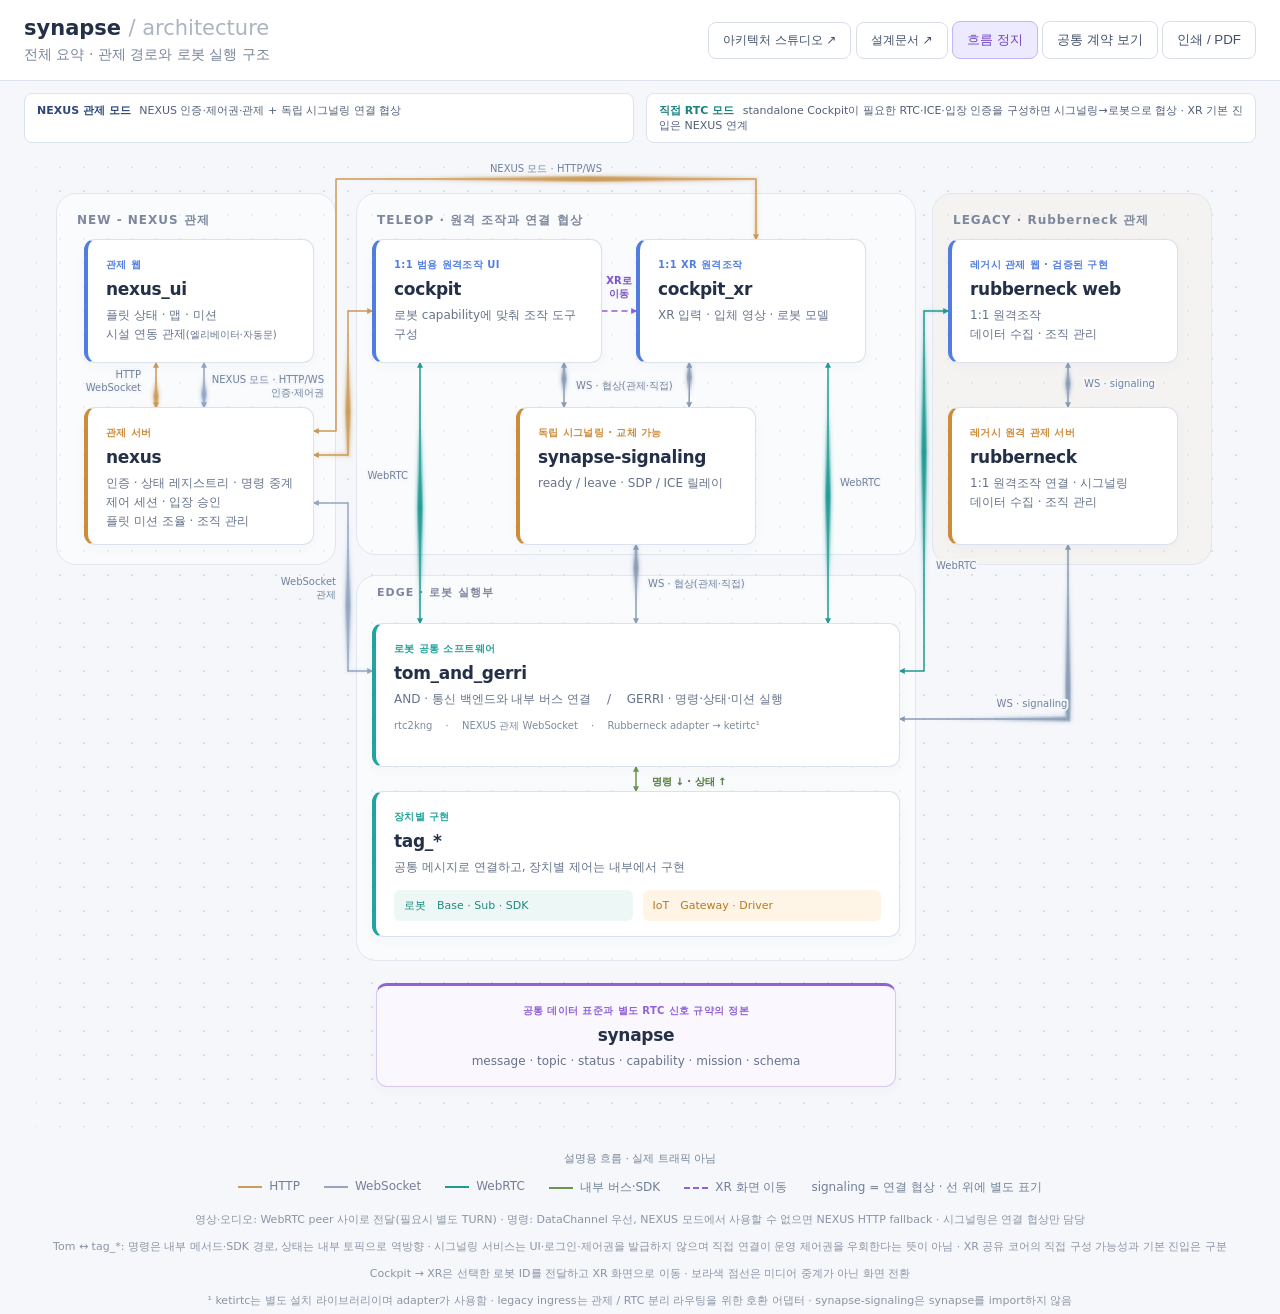
<file: architecture.html>
<!doctype html><html lang="ko"><meta charset="utf-8"><title>SYNAPSE · 아키텍처</title><style>
*{box-sizing:border-box}body{margin:0;background:#f5f7fb;color:#243047;font:14px system-ui,sans-serif}header{padding:24px 36px;background:white;border-bottom:1px solid #dde3ed;display:flex;align-items:center;justify-content:space-between}h1{font-size:21px;margin:0}header p{color:#788499;margin:6px 0 0}button{border:1px solid #d8dfeb;background:white;border-radius:8px;padding:9px 14px;color:#43506a;cursor:pointer}button.active{background:#ede9fe;color:#7045c2;border-color:#c4b5fd}.viewport{padding:24px;overflow:auto}.map{position:relative;width:1280px;height:820px;margin:auto;background:radial-gradient(#d8dfeb 1px,transparent 1px);background-size:24px 24px}.lane{position:absolute;top:26px;height:610px;border:1px solid #e1e6ef;border-radius:20px;background:#ffffff88}.lane h2{font-size:12px;letter-spacing:1px;color:#7d889d;padding:8px 20px}.fleet{left:20px;width:280px}.robot{left:330px;width:590px}.legacy{left:950px;width:310px;background:#f5f1eb88}.card{position:absolute;background:white;border:1px solid #dbe2ed;border-left:4px solid var(--c);border-radius:11px;padding:15px 18px;box-shadow:0 4px 12px #26355308;width:230px;min-height:104px;z-index:2}.card small{font-size:10px;letter-spacing:.4px;color:var(--c);font-weight:650}.card h3{margin:7px 0;font-size:17px;letter-spacing:-.3px}.card p{font-size:12px;line-height:1.6;color:#66738a;margin:0}.blue{--c:#527de0}.orange{--c:#ce8b39}.teal{--c:#20a49b}.purple{--c:#9162d7}.contract{left:365px;top:676px;width:520px;min-height:100px;background:#faf7ff;border-color:#d9c8ef;text-align:center;border-left-width:1px;border-top:3px solid var(--c)}.devices{left:363px;top:462px;width:520px;height:146px}.chips{display:flex;gap:10px;margin-top:13px}.chip{flex:1;border-radius:6px;padding:8px 10px;background:#edf8f6;font-size:11px;color:#20897f}.chip.iot{background:#fff5e7;color:#b77820}svg{position:absolute;inset:0;width:100%;height:100%;overflow:visible;z-index:1}.wire{fill:none;stroke-width:1.5}.rtc{stroke:#229b94}.signal{stroke:#cb9b59;stroke-dasharray:4 4}.label{fill:#70829b;font:10px system-ui}.legend{display:flex;gap:24px;justify-content:center;color:#718098;font-size:12px;padding:10px}.legend i{display:inline-block;width:24px;border-top:2px solid #93a6c2;vertical-align:middle;margin-right:7px}.dependencies{display:none}.show-contract .dependencies{display:none}.dep{stroke:#ac88d3;stroke-dasharray:3 6;opacity:.6}.note{text-align:center;color:#8b95a6;font-size:11px;padding:6px}
.robot{height:190px}.execution{left:330px;top:245px;width:590px;height:391px}.signal{stroke:#8a9cb5;stroke-dasharray:none}.http{stroke:#cb9b59}.wire{stroke-linejoin:round}.contract{top:676px}
.detail-link{display:inline-block;text-decoration:none;color:#43506a;font-size:12px;padding:9px 14px;border:1px solid #d8dfeb;border-radius:8px;background:white}
.show-contract .card[data-contract]{border-color:#a78bfa;background:#faf7ff}
.show-contract .card[data-contract=python]{outline:2px solid #a78bfa;outline-offset:3px}
.show-contract .card[data-contract=message]{outline:2px dashed #a78bfa;outline-offset:3px}
.contract-key{display:none;text-align:center;color:#8455b8;font-size:12px;margin:8px}.show-contract .contract-key{display:block}
.contract-tag{display:none;font-size:10px;color:#8455b8;margin-top:6px}.show-contract .contract-tag{display:block}

@property --contract-angle{syntax:"<angle>";initial-value:0deg;inherits:false}
@keyframes contract-orbit{to{--contract-angle:360deg}}
.show-contract .card[data-contract]{outline:none;box-shadow:0 0 16px #a78bfa38;isolation:isolate}
.card[data-contract]::before{content:"";position:absolute;inset:-3px;border-radius:14px;padding:2px;background:conic-gradient(from var(--contract-angle),#b79aea44 0deg,#a78bfa55 80deg,#c4b5fd99 125deg,#a78bfaaa 142deg,#7c3aedbf 158deg,#e9d5ff99 174deg,#b79aea44 215deg,#b79aea44 360deg);mask:linear-gradient(#fff 0 0) content-box,linear-gradient(#fff 0 0);mask-composite:exclude;filter:drop-shadow(0 0 3px #a78bfa55);pointer-events:none;animation:contract-orbit 5s linear infinite;opacity:0;transition:opacity .35s ease}
.show-contract .card[data-contract=message]::before{animation-delay:-2.5s}
.contract-tag{width:fit-content;border:1px solid #ac88d3;padding:2px 6px;border-radius:4px;background:#f7f2ff}
[data-contract=message] .contract-tag{border-style:dashed}
[data-contract=signaling] .contract-tag{border-style:dotted}
@media(prefers-reduced-motion:reduce){.show-contract .card[data-contract]::before{animation:none}}

.card[data-contract]{transition:background-color 1.1s ease,border-color 1.1s ease,box-shadow 1.1s ease}
.show-contract .card[data-contract]::before{opacity:1}
.execution{top:232px}.execution h2{margin:0;padding:9px 20px;font-size:11px}
.label{paint-order:stroke;stroke:#f5f7fb;stroke-width:4px;stroke-linejoin:round}
.contract-tag{position:absolute;right:10px;top:-13px;margin:0;font-size:9px;max-width:85%;white-space:nowrap}.card[data-contract]::before{transition:opacity .35s ease}@media(prefers-reduced-motion:reduce){.card[data-contract],.card[data-contract]::before{transition:none}}@media print{.card[data-contract]::before{animation:none;filter:none}}

.flow-beam{fill:none;stroke-width:4.8;pointer-events:none;opacity:0;stroke-dasharray:none;animation:none}
.flow-on .flow-beam{opacity:1}
.flow-status{font-size:11px;text-align:center;color:#7a8798;min-height:18px}
@media(prefers-reduced-motion:reduce){.flow-on .flow-beam{opacity:.35}}
@media print{.flow-beam{display:none}}

/* 카드 높이·영역 하단 정렬, 요청된 실행부만 한 칸 이동 */
.card.blue[style*="left:363px"],.card.blue[style*="left:653px"]{height:124px;min-height:124px}
.execution{top:256px;height:380px}.execution h2{padding-top:9px}

.card p{word-break:keep-all;overflow-wrap:normal}
.signaling-card{left:554px;top:220px;width:178px;height:63px;min-height:63px;padding:7px 10px}.signaling-card h3{font-size:14px;margin:3px 0}.signaling-card p{font-size:10px}.signaling-card small{font-size:9px}


header{padding:16px 24px;gap:14px;flex-wrap:wrap}.map{width:1208px;height:960px;background-position:-12px -12px}
.fleet{left:20px;width:280px}.fleet,.legacy{top:26px;height:372px}.robot{left:320px;width:560px;top:26px;height:362px}
.execution{left:320px;top:408px;width:560px;height:386px}.legacy{left:896px;width:280px}
.signaling-card{padding:15px 18px;min-height:104px}.signaling-card h3{font-size:17px;margin:7px 0}
.signaling-card p{font-size:12px}.signaling-card small{font-size:10px}.card h3{overflow-wrap:anywhere}
.mode-guide{display:flex;gap:12px;margin:12px 24px 0;font-size:11px;color:#516079}.mode-guide>div{flex:1;padding:9px 12px;border:1px solid #dae3ee;border-radius:8px;background:#fff}
.mode-guide strong{color:#2d477a;margin-right:5px}.mode-guide>div+div strong{color:#1d817b}
.navigation-wire{stroke-dasharray:5 5;stroke-linecap:round}.navigation-label{fill:#7c53c4;font-weight:650}
.internal-label{fill:#527c37;font-weight:600}.wire{stroke-width:1.5}
.detail-link{display:inline-block;text-decoration:none;color:#43506a;font-size:12px;padding:9px 14px;border:1px solid #d8dfeb;border-radius:8px;background:white}
.card[data-studio-repo]{cursor:pointer}.card[data-studio-repo]:hover,.card[data-studio-repo]:focus-visible{outline:2px solid #8b5cf6;outline-offset:3px}
@media(max-width:750px){.mode-guide{flex-direction:column}}
@media print{header button{display:none}}
</style><header><div><h1>synapse <span style="color:#acb4c2;font-weight:400">/ architecture</span></h1><p>전체 요약 · 관제 경로와 로봇 실행 구조</p></div><div><a class="detail-link" href="https://rockcraft.xyz/architecture-studio/" target="_blank" rel="noopener">아키텍처 스튜디오 ↗</a> <a class="detail-link" href="https://keti-synapse.github.io/index.html#architecture" target="_blank" rel="noopener">설계문서 ↗</a> <button id="flow-toggle">통신 흐름 재생</button> <button id="toggle">공통 계약 보기</button> <button onclick="window.print()">인쇄 / PDF</button></div></header><div class="mode-guide"><div><strong>NEXUS 관제 모드</strong> NEXUS 인증·제어권·관제 + 독립 시그널링 연결 협상</div><div><strong>직접 RTC 모드</strong> standalone Cockpit이 필요한 RTC·ICE·입장 인증을 구성하면 시그널링→로봇으로 협상 · XR 기본 진입은 NEXUS 연계</div></div><div class="viewport"><div class="map">
<div class="lane fleet"><h2>NEW - NEXUS 관제</h2></div><div class="lane robot"><h2>TELEOP · 원격 조작과 연결 협상</h2></div><div class="lane execution"><h2>EDGE · 로봇 실행부</h2></div><div class="lane legacy"><h2>LEGACY · Rubberneck 관제</h2></div>
<svg viewBox="0 0 1208 960" aria-label="SYNAPSE 연결 구조"><defs><marker id="arrow-edge-0" viewBox="0 0 10 10" refX="8" refY="5" markerWidth="6" markerHeight="6" markerUnits="userSpaceOnUse" orient="auto-start-reverse"><path d="M0 0L10 5L0 10" fill="rgb(203, 155, 89)"/></marker><marker id="arrow-edge-1" viewBox="0 0 10 10" refX="8" refY="5" markerWidth="6" markerHeight="6" markerUnits="userSpaceOnUse" orient="auto-start-reverse"><path d="M0 0L10 5L0 10" fill="rgb(147, 166, 194)"/></marker><marker id="arrow-edge-2" viewBox="0 0 10 10" refX="8" refY="5" markerWidth="6" markerHeight="6" markerUnits="userSpaceOnUse" orient="auto-start-reverse"><path d="M0 0L10 5L0 10" fill="rgb(203, 155, 89)"/></marker><marker id="arrow-edge-3" viewBox="0 0 10 10" refX="8" refY="5" markerWidth="6" markerHeight="6" markerUnits="userSpaceOnUse" orient="auto-start-reverse"><path d="M0 0L10 5L0 10" fill="rgb(147, 166, 194)"/></marker><marker id="arrow-edge-4" viewBox="0 0 10 10" refX="8" refY="5" markerWidth="6" markerHeight="6" markerUnits="userSpaceOnUse" orient="auto-start-reverse"><path d="M0 0L10 5L0 10" fill="rgb(34, 155, 148)"/></marker><marker id="arrow-edge-5" viewBox="0 0 10 10" refX="8" refY="5" markerWidth="6" markerHeight="6" markerUnits="userSpaceOnUse" orient="auto-start-reverse"><path d="M0 0L10 5L0 10" fill="rgb(34, 155, 148)"/></marker><marker id="arrow-edge-6" viewBox="0 0 10 10" refX="8" refY="5" markerWidth="6" markerHeight="6" markerUnits="userSpaceOnUse" orient="auto-start-reverse"><path d="M0 0L10 5L0 10" fill="rgb(138, 156, 181)"/></marker><marker id="arrow-edge-7" viewBox="0 0 10 10" refX="8" refY="5" markerWidth="6" markerHeight="6" markerUnits="userSpaceOnUse" orient="auto-start-reverse"><path d="M0 0L10 5L0 10" fill="rgb(138, 156, 181)"/></marker><marker id="arrow-edge-8" viewBox="0 0 10 10" refX="8" refY="5" markerWidth="6" markerHeight="6" markerUnits="userSpaceOnUse" orient="auto-start-reverse"><path d="M0 0L10 5L0 10" fill="rgb(34, 155, 148)"/></marker><marker id="arrow-edge-9" viewBox="0 0 10 10" refX="8" refY="5" markerWidth="6" markerHeight="6" markerUnits="userSpaceOnUse" orient="auto-start-reverse"><path d="M0 0L10 5L0 10" fill="#6c9452"/></marker><marker id="arrow-edge-10" viewBox="0 0 10 10" refX="8" refY="5" markerWidth="6" markerHeight="6" markerUnits="userSpaceOnUse" orient="auto-start-reverse"><path d="M0 0L10 5L0 10" fill="rgb(138, 156, 181)"/></marker><marker id="arrow-edge-11" viewBox="0 0 10 10" refX="8" refY="5" markerWidth="6" markerHeight="6" markerUnits="userSpaceOnUse" orient="auto-start-reverse"><path d="M0 0L10 5L0 10" fill="rgb(138, 156, 181)"/></marker><marker id="arrow-edge-12" viewBox="0 0 10 10" refX="8" refY="5" markerWidth="6" markerHeight="6" markerUnits="userSpaceOnUse" orient="auto-start-reverse"><path d="M0 0L10 5L0 10" fill="rgb(138, 156, 181)"/></marker><marker id="arrow-edge-13" viewBox="0 0 10 10" refX="8" refY="5" markerWidth="6" markerHeight="6" markerUnits="userSpaceOnUse" orient="auto-start-reverse"><path d="M0 0L10 5L0 10" fill="rgb(203, 155, 89)"/></marker><marker id="arrow-edge-navigation-xr" viewBox="0 0 10 10" refX="8" refY="5" markerWidth="6" markerHeight="6" markerUnits="userSpaceOnUse" orient="auto-start-reverse"><path d="M0 0L10 5L0 10" fill="#9162d7"/></marker></defs><g class="connections"><path class="wire" data-protocol="http" d="M120 196 L120 240" stroke="rgb(203, 155, 89)" marker-end="url(#arrow-edge-0)" marker-start="url(#arrow-edge-0)"/><path class="wire" data-protocol="ws" d="M168 196 L168 240" stroke="rgb(147, 166, 194)" marker-end="url(#arrow-edge-1)" marker-start="url(#arrow-edge-1)"/><path class="wire" data-protocol="http" d="M336 144 L312 144 L312 288 L278 288" stroke="rgb(203, 155, 89)" marker-end="url(#arrow-edge-2)" marker-start="url(#arrow-edge-2)"/><path class="wire" data-protocol="ws" d="M278 336 L312 336 L312 504 L336 504" stroke="rgb(147, 166, 194)" marker-end="url(#arrow-edge-3)" marker-start="url(#arrow-edge-3)"/><path class="wire" data-protocol="rtc" d="M384 196 L384 456" stroke="rgb(34, 155, 148)" marker-end="url(#arrow-edge-4)" marker-start="url(#arrow-edge-4)"/><path class="wire" data-protocol="rtc" d="M792 196 L792 456" stroke="rgb(34, 155, 148)" marker-end="url(#arrow-edge-5)" marker-start="url(#arrow-edge-5)"/><path class="wire" data-protocol="ws" d="M1032 196 L1032 240" stroke="rgb(138, 156, 181)" marker-end="url(#arrow-edge-6)" marker-start="url(#arrow-edge-6)"/><path class="wire" data-protocol="ws" d="M1032 378 L1032 552 L864 552" stroke="rgb(138, 156, 181)" marker-end="url(#arrow-edge-7)" marker-start="url(#arrow-edge-7)"/><path class="wire" data-protocol="rtc" d="M912 144 L888 144 L888 504 L864 504" stroke="rgb(34, 155, 148)" marker-end="url(#arrow-edge-8)" marker-start="url(#arrow-edge-8)"/><path class="wire" data-protocol="internal" d="M600 600 L600 624" stroke="#6c9452" marker-end="url(#arrow-edge-9)" marker-start="url(#arrow-edge-9)"/><path class="wire" data-protocol="ws" d="M528 196 L528 240" stroke="rgb(138, 156, 181)" marker-end="url(#arrow-edge-10)" marker-start="url(#arrow-edge-10)"/><path class="wire" data-protocol="ws" d="M653.296875 196 L653.19921875 240" stroke="rgb(138, 156, 181)" marker-end="url(#arrow-edge-11)" marker-start="url(#arrow-edge-11)"/><path class="wire" data-protocol="ws" d="M600 378 L600 456" stroke="rgb(138, 156, 181)" marker-end="url(#arrow-edge-12)" marker-start="url(#arrow-edge-12)"/><path class="wire" data-protocol="http" d="M720 72 L720 12 L300 12 L300 264 L278 264" stroke="rgb(203, 155, 89)" marker-end="url(#arrow-edge-13)" marker-start="url(#arrow-edge-13)"/><path class="wire navigation-wire" data-protocol="navigation" d="M566 144 L600 144" stroke="#9162d7" marker-end="url(#arrow-edge-navigation-xr)"/></g><g class="flow-beams"><path class="flow-beam" d="M120 196 L120 240" stroke="rgb(203, 155, 89)"/><path class="flow-beam" d="M168 196 L168 240" stroke="rgb(147, 166, 194)"/><path class="flow-beam" d="M336 144 L312 144 L312 288 L278 288" stroke="rgb(203, 155, 89)"/><path class="flow-beam" d="M278 336 L312 336 L312 504 L336 504" stroke="rgb(147, 166, 194)"/><path class="flow-beam" d="M384 196 L384 456" stroke="rgb(34, 155, 148)"/><path class="flow-beam" d="M792 196 L792 456" stroke="rgb(34, 155, 148)"/><path class="flow-beam" d="M1032 196 L1032 240" stroke="rgb(138, 156, 181)"/><path class="flow-beam" d="M1032 378 L1032 552 L864 552" stroke="rgb(138, 156, 181)"/><path class="flow-beam" d="M912 144 L888 144 L888 504 L864 504" stroke="rgb(34, 155, 148)"/><path class="flow-beam" d="M528 196 L528 240" stroke="rgb(138, 156, 181)"/><path class="flow-beam" d="M653.296875 196 L653.19921875 240" stroke="rgb(138, 156, 181)"/><path class="flow-beam" d="M600 378 L600 456" stroke="rgb(138, 156, 181)"/><path class="flow-beam" d="M720 72 L720 12 L300 12 L300 264 L278 264" stroke="rgb(203, 155, 89)"/></g><g class="connection-labels"><text class="label" x="105" y="211" text-anchor="end"><tspan x="105" dy="0">HTTP</tspan><tspan x="105" dy="13">WebSocket</tspan></text><text class="label" x="288" y="216" text-anchor="end"><tspan x="288" dy="0">NEXUS 모드 · HTTP/WS</tspan><tspan x="288" dy="13">인증·제어권</tspan></text><text class="label" x="432" y="312" text-anchor="end"><tspan x="372" dy="0">WebRTC</tspan></text><text class="label" x="799.15625" y="319" text-anchor="start"><tspan x="804" dy="0">WebRTC</tspan></text><text class="label" x="300" y="418" text-anchor="end"><tspan x="300" dy="0">WebSocket</tspan><tspan x="300" dy="13">관제</tspan></text><text class="label" x="1048" y="220" text-anchor="start"><tspan x="1048" dy="0">WS · signaling</tspan></text><text class="label" x="986.2265625" y="539.93359375" text-anchor="middle"><tspan x="996" dy="0">WS · signaling</tspan></text><text class="label" x="839.09375" y="402.1796875" text-anchor="start"><tspan x="900" dy="0">WebRTC</tspan></text><text class="label internal-label" x="616" y="618" text-anchor="start"><tspan x="616" dy="0">명령 ↓ · 상태 ↑</tspan></text><text class="label" x="546.19921875" y="222.11328125" text-anchor="start"><tspan x="540" dy="0">WS · 협상(관제·직접)</tspan></text><text class="label" x="612" y="420" text-anchor="start"><tspan x="612" dy="0">WS · 협상(관제·직접)</tspan></text><text class="label" x="510" y="5" text-anchor="middle"><tspan x="510" dy="0">NEXUS 모드 · HTTP/WS</tspan></text><text class="label navigation-label" x="583" y="117" text-anchor="middle"><tspan x="583" dy="0">XR로</tspan><tspan x="583" dy="13">이동</tspan></text></g></svg>
<div class="card blue" style="left:48px;top:72px;width:230px;height:124px"><small>관제 웹</small><h3>nexus_ui</h3><p>플릿 상태 · 맵 · 미션<br>시설 연동 관제<span style="font-size:10px">(엘리베이터·자동문)</span></p></div>
<div class="card orange" style="left:48px;top:240px;width:230px;height:138px"><small>관제 서버</small><h3>nexus</h3><p>인증 · 상태 레지스트리 · 명령 중계<br>제어 세션 · 입장 승인<br>플릿 미션 조율 · 조직 관리</p></div>
<div class="card blue" style="left:336px;top:72px;width:230px;height:124px"><small>1:1 범용 원격조작 UI</small><h3>cockpit</h3><p title="SYNAPSE 호환 로봇의 status와 capability를 읽어 공통·전용 조작 도구를 구성한다. 지원하지 않는 기능은 숨기거나 비활성화한다.">로봇 capability에 맞춰 조작 도구 구성</p></div>
<div class="card blue" style="left:600px;top:72px;width:230px;height:124px"><small>1:1 XR 원격조작</small><h3>cockpit_xr</h3><p>XR 입력 · 입체 영상 · 로봇 모델</p></div>
<div class="card orange signaling-card" style="left:480px;top:240px;width:240px;height:138px"><small>독립 시그널링 · 교체 가능</small><h3>synapse-signaling</h3><p>ready / leave · SDP / ICE 릴레이</p></div>
<div class="card teal" style="left:336px;top:456px;width:528px;height:144px"><small>로봇 공통 소프트웨어</small><h3>tom_and_gerri</h3><p>AND · 통신 백엔드와 내부 버스 연결　 /　 GERRI · 명령·상태·미션 실행</p><div style="font-size:10px;margin-top:10px;color:#7c8b9a">rtc2kng　 ·　 NEXUS 관제 WebSocket　 ·　 Rubberneck adapter → ketirtc¹</div></div>
<div class="card blue" style="left:912px;top:72px;width:230px;height:124px"><small>레거시 관제 웹 · 검증된 구현</small><h3>rubberneck web</h3><p>1:1 원격조작<br>데이터 수집 · 조직 관리</p></div>
<div class="card orange" style="left:912px;top:240px;width:230px;height:138px"><small>레거시 원격 관제 서버</small><h3>rubberneck</h3><p>1:1 원격조작 연결 · 시그널링<br>데이터 수집 · 조직 관리</p></div>
<div class="card teal devices" style="left:336px;top:624px;width:528px;height:146px"><small>장치별 구현</small><h3>tag_*</h3><p>공통 메시지로 연결하고, 장치별 제어는 내부에서 구현</p><div class="chips"><div class="chip">로봇　Base · Sub · SDK</div><div class="chip iot">IoT　Gateway · Driver</div></div></div>
<div class="card purple contract" style="left:340px;top:816px;width:520px;height:104px"><small>공통 데이터 표준과 별도 RTC 신호 규약의 정본</small><h3>synapse</h3><p>message · topic · status · capability · mission · schema</p></div>
</div></div><div class="contract-key">보라색 빛 · 표준 문서가 적용되는 경계　 /　 실선 배지 · Python import　 /　 점선 배지 · 메시지 규약　 /　 점 무늬 배지 · 별도 RTC 신호 규약</div><div class="flow-status" aria-live="polite">설명용 흐름 · 실제 트래픽 아님</div><div class="legend"><span><i style="border-color:#cb9b59"></i>HTTP</span><span><i></i>WebSocket</span><span><i style="border-color:#229b94"></i>WebRTC</span><span><i style="border-color:#6c9452"></i>내부 버스·SDK</span><span><i style="border-color:#9162d7;border-top-style:dashed"></i>XR 화면 이동</span><span>signaling = 연결 협상 · 선 위에 별도 표기</span></div><div class="note">영상·오디오: WebRTC peer 사이로 전달(필요시 별도 TURN) · 명령: DataChannel 우선, NEXUS 모드에서 사용할 수 없으면 NEXUS HTTP fallback · 시그널링은 연결 협상만 담당</div><div class="note">Tom ↔ tag_*: 명령은 내부 메서드·SDK 경로, 상태는 내부 토픽으로 역방향 · 시그널링 서비스는 UI·로그인·제어권을 발급하지 않으며 직접 연결이 운영 제어권을 우회한다는 뜻이 아님 · XR 공유 코어의 직접 구성 가능성과 기본 진입은 구분</div><div class="note">Cockpit → XR은 선택한 로봇 ID를 전달하고 XR 화면으로 이동 · 보라색 점선은 미디어 중계가 아닌 화면 전환</div><div class="note">¹ ketirtc는 별도 설치 라이브러리이며 adapter가 사용함 · legacy ingress는 관제 / RTC 분리 라우팅을 위한 호환 어댑터 · synapse-signaling은 synapse를 import하지 않음</div>
<script>
const studioUrl="https://rockcraft.xyz/architecture-studio/";
function fitPreview(){document.querySelector('.map').style.zoom=Math.min(1,(innerWidth-48)/1208)}
addEventListener('resize',fitPreview);fitPreview();
for(const card of document.querySelectorAll('.card')){
 const name=card.querySelector('h3')?.textContent;
 const kind=name==='synapse-signaling'?'signaling':['nexus','tom_and_gerri','tag_*'].includes(name)?'python':['nexus_ui','cockpit','cockpit_xr','rubberneck web'].includes(name)?'message':null;
 if(kind){card.dataset.contract=kind;const tag=document.createElement('span');tag.className='contract-tag';tag.textContent=kind==='signaling'?'RTC 신호 규약':kind==='python'?'Python import':'메시지 규약'+(name==='rubberneck web'?' · 레거시 변환 경계 포함':'');if(kind==='signaling'){tag.title='STANDARD_signaling: 별도 RTC 연결 협상 wire · synapse Python import 없음 · status·capability·명령 데이터 운반 안 함';card.title=tag.title}card.append(tag)}
 const repo={'tag_*':'tags',synapse:'synapse',nexus:'nexus',nexus_ui:'nexus_ui',tom_and_gerri:'tom_and_gerri',cockpit:'cockpit',cockpit_xr:'cockpit_xr'}[name];
 if(!repo)continue;
 card.dataset.studioRepo=repo;card.tabIndex=0;card.setAttribute('role','link');card.setAttribute('aria-label',name+' 레포 구조 · 아키텍처 스튜디오에서 열기');
 const open=()=>window.open(studioUrl+'?repo='+encodeURIComponent(repo),'_blank','noopener');
 card.addEventListener('click',open);card.addEventListener('keydown',event=>{if(event.key==='Enter'){event.preventDefault();open()}});
}
const svg=document.querySelector('.map > svg');
const definitions=svg.querySelector('defs');
const reduceMotion=matchMedia('(prefers-reduced-motion: reduce)');
const gradients=[...svg.querySelectorAll('.flow-beam')].map((beam,index)=>{
 const color=beam.getAttribute('stroke'),gradient=document.createElementNS('http://www.w3.org/2000/svg','linearGradient');
 gradient.id='preview-flow-'+index;gradient.setAttribute('gradientUnits','userSpaceOnUse');
 for(const [offset,opacity] of [[0,0],[.18,.08],[.35,.4],[.5,.9],[.65,.4],[.82,.08],[1,0]]){
  const stop=document.createElementNS('http://www.w3.org/2000/svg','stop');stop.setAttribute('offset',offset);stop.setAttribute('stop-color',color);stop.setAttribute('stop-opacity',opacity);gradient.append(stop);
 }
 definitions.append(gradient);beam.setAttribute('stroke','url(#'+gradient.id+')');beam.style.filter='drop-shadow(0 0 2px '+color+')';
 const length=beam.getTotalLength();return {gradient,start:beam.getPointAtLength(0),end:beam.getPointAtLength(length),duration:2300+(index*79)%1100};
});
function animateFlow(now){
 gradients.forEach(({gradient,start,end,duration})=>{
  const phase=(now/duration)%2,t=phase<=1?phase:2-phase,p=reduceMotion.matches ? .5 : -.48+1.96*t*t*(3-2*t);
  gradient.setAttribute('x1',start.x+(end.x-start.x)*(p-.48));gradient.setAttribute('y1',start.y+(end.y-start.y)*(p-.48));
  gradient.setAttribute('x2',start.x+(end.x-start.x)*(p+.48));gradient.setAttribute('y2',start.y+(end.y-start.y)*(p+.48));
 });
 if(!reduceMotion.matches)requestAnimationFrame(animateFlow);
}
requestAnimationFrame(animateFlow);
document.querySelector('#toggle').onclick=function(){document.body.classList.toggle('show-contract');this.classList.toggle('active')};
document.querySelector('#flow-toggle').onclick=function(){document.body.classList.toggle('flow-on');this.classList.toggle('active');this.textContent=document.body.classList.contains('flow-on')?'흐름 정지':'통신 흐름 재생'};
document.querySelector('#flow-toggle').click();
</script>
</html>
</file>
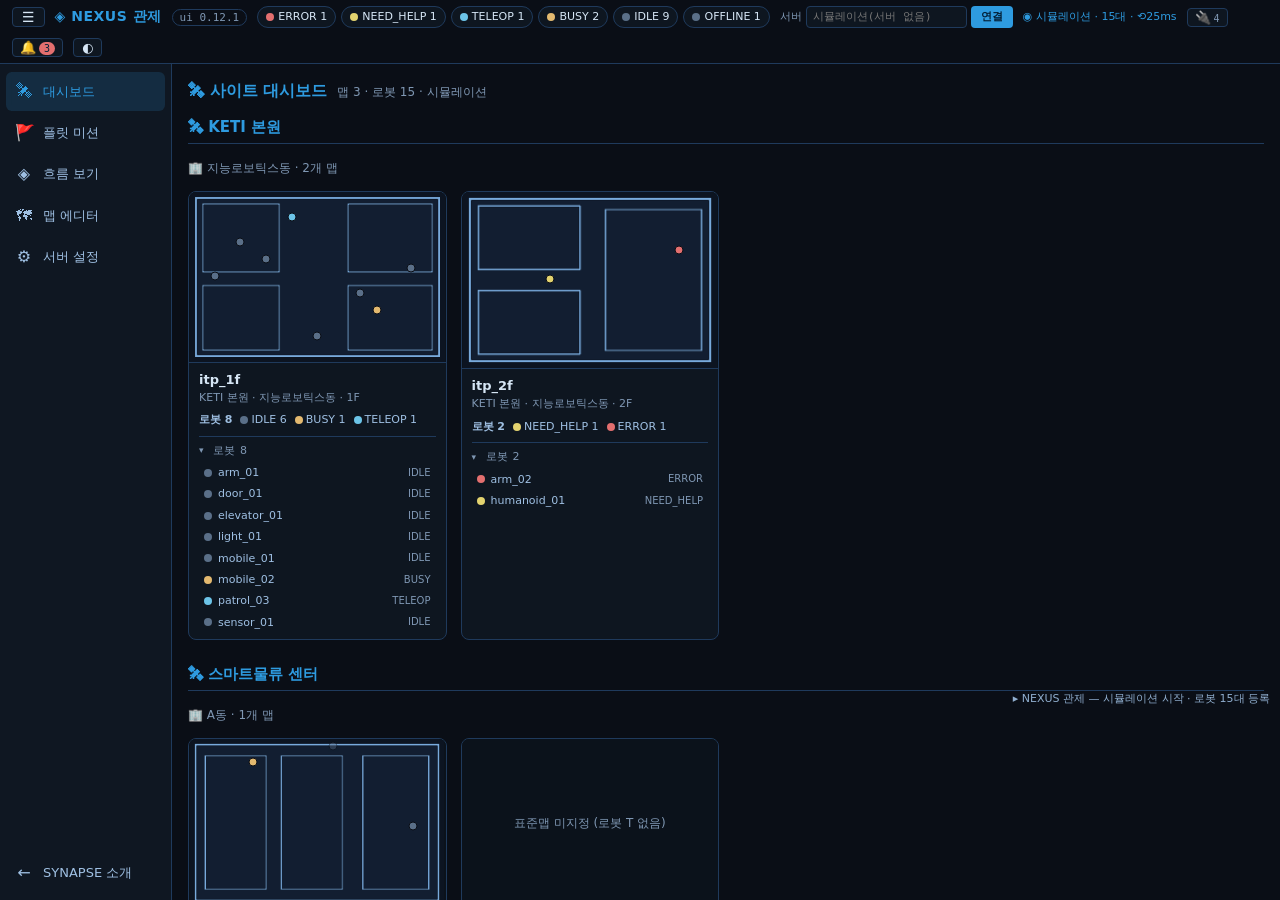
<file: demo.html>
<!doctype html>
<html lang="ko">
<head>
<meta charset="utf-8" />
<meta name="viewport" content="width=device-width, initial-scale=1" />
<title>NEXUS 관제 — 사이트 대시보드 · 맵 관제 · 콕핏 | SYNAPSE</title>
<meta name="description" content="SYNAPSE 체험해보기 — NEXUS 통합 관제 콘솔(사이트 대시보드 · 플릿 RTS 맵 관제 · 1:1 콕핏 · 플릿 미션 · 흐름 보기)을 백엔드 없이 단일 파일로 재현한 시뮬레이션. KETI 지능로보틱스연구센터 STAR TEAM.">
<!--
  체험해보기 — nexus_ui 통합 관제 콘솔을 백엔드 없이 그대로 재현한 시뮬레이션(단일 파일).
  실제 nexus_ui(index.html + app.js + cockpit.js …)의 디자인(KETI 톤)과 기능을 거의 1:1로 옮겼다:
    · 좌측 사이드바 네비(대시보드 / 플릿 미션 / 맵 에디터 / 서버 설정) + 다크·라이트 테마
    · 사이트 대시보드(L0) 오버뷰 — 표준맵 카드 + 로봇 dots/요약/리스트 → 맵 관제(L1) 진입
    · 플릿(RTS, L1) — 표준맵 배경 + 90° 회전 + 휠줌/팬, 드래그 박스 다중선택, 방향 화살표,
      roster(신호·배터리·base_state 배지), 미니맵, 3×3 스킬그리드(폴더 드릴다운), capability 파라미터 자동폼
    · 헤더 — 상태요약 칩 + 필터, 알람 🔔(IoT is_alarm + 파생: OFFLINE·저배터리), 비프/TTS
    · 콕핏(1:1) — 키보드/마우스 프리셋 탭, 카메라(시뮬), 미니맵, 입력 HUD, 지연(RTT) 그래프, D-pad
    · 플릿 미션 — 템플릿 시작 → DAG 태스크 진행, 서버 설정(연결/테마/ICE/사이트) 패널
  모든 조작은 synapse 표준 command.capability / command.teleop 메시지로 생성되어 콘솔에 찍힌다(개발자도구 확인).
  실제 콘솔과 달리 서버(/api/*)·WebRTC 는 없고, 데이터는 내장 mock + 시뮬레이션 틱으로 돈다.
-->
<script>
  // 데모는 백엔드가 없다 — 설정은 전부 시뮬레이션 기본값. 테마만 localStorage 로 기억.
  (function () {
    window.__NEXUS__ = {
      apiBase: "", poll: 1500, offlineTtl: 5, mapExtent: 16,
      operatorId: "op-demo", iceServers: [{ urls: "stun:stun.l.google.com:19302" }], mapUrl: "",
      clickMove: true,   // 맵 클릭 이동(어택땅·우클릭) — 데모는 체험 위해 기본 ON(실제 콘솔은 안전상 OFF, 서버설정에서 끌 수 있음)
    };
    // localStorage 는 프라이빗 모드·쿠키 차단에서 **접근만 해도** 던진다 — 데모 전체가 안 뜨면 안 되므로 전부 감싼다.
    var ls = null; try { ls = window.localStorage; } catch (_) {}
    var get = function (k) { try { return ls && ls.getItem(k); } catch (_) { return null; } };
    window.__NEXUS_LS__ = { get: get, set: function (k, v) { try { if (ls) ls.setItem(k, v); } catch (_) {} } };
    if (get("nexus_demo.clickMove") === "0") window.__NEXUS__.clickMove = false;
    if ((get("nexus_ui.theme") || "dark") === "light")
      document.documentElement.setAttribute("data-theme", "light");
  })();
</script>
<style>
  /* ===== KETI 디자인 토큰 (nexus_ui STYLE.md) — 모든 UI 공통 톤. 다크 기본 + data-theme="light" 토글 ===== */
  :root{                                    /* DARK (기본) — KETI 네이비 + 블루 */
    --bg:#0a0e16; --panel:#0f1722; --card:#0e1620; --card2:#0b121b; --surface:#13243a;
    --line:#1f3a5c; --line2:#2f4f7c;
    --ink:#d6e6f5; --ink2:#9fc0e3; --dim:#7f97b3;
    --accent:#2e9be0; --accent2:#6cc4e8; --on-accent:#04223a;   /* KETI 블루 / 라이트블루 */
    --ok:#2e9be0; --busy:#e3b96f; --err:#e36f6f; --help:#e3d36f; --off:#5a6f88;
    --err-bg:#2a1414; --err-line:#4a2b2b;
  }
  :root[data-theme="light"]{                /* LIGHT — KETI 로고 톤(흰 배경 + 블루) */
    --bg:#f4f8fc; --panel:#ffffff; --card:#ffffff; --card2:#eef4fa; --surface:#e6eef7;
    --line:#d2e0ee; --line2:#bcd0e6;
    --ink:#0a2540; --ink2:#3a5e82; --dim:#6b86a3;
    --accent:#0072ce; --accent2:#0098d8; --on-accent:#ffffff;
    --ok:#0072ce; --busy:#c8881f; --err:#d64545; --help:#b58a00; --off:#9bb0c6;
    --err-bg:#fdecec; --err-line:#f4c9c9;
  }
  *{ box-sizing:border-box; }
  html,body{ margin:0; height:100%; background:var(--bg); color:var(--ink);
    font:13px/1.4 ui-sans-serif,system-ui,"Segoe UI","Apple SD Gothic Neo",sans-serif; user-select:none; overflow:hidden; }
  button{ font:inherit; color:var(--ink); cursor:pointer; }
  #app{ display:flex; flex-direction:column; height:100vh; }
  #app[hidden]{ display:none; }
  header{ padding:6px 12px; border-bottom:1px solid var(--line); display:flex; gap:10px; align-items:center; flex-wrap:wrap; }
  header h1{ font-size:14px; margin:0; color:var(--accent); letter-spacing:.5px; white-space:nowrap; }
  header .hint{ color:var(--dim); font-size:11px; flex:1 1 0; min-width:0; overflow:hidden; text-overflow:ellipsis; white-space:nowrap; }
  header .conn{ font-size:11px; flex:0 1 auto; min-width:0; overflow:hidden; text-overflow:ellipsis; white-space:nowrap; }
  header .conn.ok{ color:var(--ok); } header .conn.bad{ color:var(--err); }
  header .srv{ display:flex; gap:4px; align-items:center; font-size:11px; flex:0 1 auto; min-width:0; }
  header .srv label{ color:var(--dim); white-space:nowrap; flex:none; }
  header .srv input{ flex:0 1 170px; min-width:64px; background:var(--card); border:1px solid var(--line); color:var(--ink);
    border-radius:4px; padding:3px 6px; font:11px/1.3 ui-monospace,monospace; }
  header .srv button{ background:var(--accent); color:var(--on-accent); border:none; border-radius:4px; padding:3px 10px; font-weight:600; white-space:nowrap; flex:none; }
  header #themebtn{ background:var(--card); border:1px solid var(--line); color:var(--ink); border-radius:4px; padding:2px 8px; font-size:13px; line-height:1; }
  header #themebtn:hover{ border-color:var(--accent); }
  header #navtoggle{ background:var(--card); border:1px solid var(--line); color:var(--ink); border-radius:4px; padding:2px 9px; font-size:14px; line-height:1; cursor:pointer; }
  header #navtoggle:hover{ border-color:var(--accent); }
  /* 알람 벨 + 패널 */
  #alarmwrap{ position:relative; }
  #alarmbtn{ background:var(--card); border:1px solid var(--line); color:var(--ink); border-radius:4px; padding:2px 7px; font-size:13px; line-height:1; cursor:pointer; }
  #alarmbtn:hover{ border-color:var(--accent); }
  #alarmbtn #alarmcount{ font:10px/1 ui-monospace,monospace; margin-left:3px; color:var(--dim); }
  #alarmbtn.has{ animation:almpulse 1.1s ease-in-out infinite; }
  #alarmbtn.has #alarmcount{ color:var(--on-accent); background:var(--sev,var(--err)); border-radius:8px; padding:1px 5px; }
  @keyframes almpulse{ 0%,100%{ box-shadow:0 0 0 0 transparent; } 50%{ box-shadow:0 0 0 2px var(--sev,var(--err)); } }
  #alarmpanel{ position:absolute; top:28px; right:0; z-index:30; width:320px; max-height:60vh; overflow:auto;
    background:var(--panel); border:1px solid var(--line); border-radius:8px; box-shadow:0 8px 24px color-mix(in srgb,#000 45%,transparent); padding:8px; }
  #alarmpanel[hidden]{ display:none; }
  .ap-head{ display:flex; align-items:center; gap:10px; margin-bottom:6px; font-size:12px; color:var(--ink); }
  .ap-head b{ flex:1; }
  .ap-tog{ display:flex; align-items:center; gap:3px; font-size:11px; color:var(--ink2); cursor:pointer; }
  .alm{ display:flex; gap:8px; align-items:flex-start; padding:6px 7px; border:1px solid var(--line); border-left-width:3px; border-radius:5px; margin-bottom:5px; background:var(--card); cursor:pointer; }
  .alm:hover{ border-color:var(--accent); }
  .alm .ai{ font-size:14px; }
  .alm .ab{ flex:1; min-width:0; }
  .alm .at{ font-size:12px; color:var(--ink); white-space:nowrap; overflow:hidden; text-overflow:ellipsis; }
  .alm .as{ font-size:10px; color:var(--dim); margin-top:1px; }
  .alm-none{ color:var(--dim); font-size:12px; padding:8px; text-align:center; }
  /* 설비(IoT) 버튼 + 드로어 — 알람벨과 동일 톤 */
  #iotwrap{ position:relative; }
  #iotbtn{ background:var(--card); border:1px solid var(--line); color:var(--ink); border-radius:4px; padding:2px 7px; font-size:13px; line-height:1; cursor:pointer; }
  #iotbtn:hover{ border-color:var(--accent); }
  #iotbtn #iotcount{ font:10px/1 ui-monospace,monospace; margin-left:3px; color:var(--dim); }
  #iotbtn.has{ animation:almpulse 1.1s ease-in-out infinite; }
  #iotbtn.has #iotcount{ color:var(--on-accent); background:var(--err); border-radius:8px; padding:1px 5px; }
  #iotpanel{ position:absolute; top:28px; right:0; z-index:30; width:342px; max-height:66vh; overflow:auto;
    background:var(--panel); border:1px solid var(--line); border-radius:8px; box-shadow:0 8px 24px color-mix(in srgb,#000 45%,transparent); padding:8px; }
  #iotpanel[hidden]{ display:none; }
  .iot-sub{ font-size:10px; color:var(--dim); margin-left:auto; }
  .iot-empty{ color:var(--dim); font-size:12px; padding:8px; text-align:center; }
  .iot-cat{ font-size:11px; color:var(--ink2); font-weight:700; margin:9px 0 4px; letter-spacing:.3px; }
  .iot-cat:first-child{ margin-top:2px; }
  .iot-dev{ border:1px solid var(--line); border-radius:6px; padding:6px 8px; margin-bottom:6px; background:var(--card); }
  .iot-dev.alarm{ border-color:var(--err); }
  .iot-head{ display:flex; align-items:center; gap:6px; }
  .iot-dot{ width:8px; height:8px; border-radius:50%; flex:none; }
  .iot-name{ flex:1; font-size:12px; color:var(--ink); cursor:pointer; overflow:hidden; text-overflow:ellipsis; white-space:nowrap; }
  .iot-name:hover{ color:var(--accent); }
  .iot-maps{ font-size:10px; color:var(--accent2); flex:none; }
  .iot-place{ background:var(--card2); border:1px solid var(--line); color:var(--ink2); border-radius:5px; padding:2px 6px; font-size:10px; cursor:pointer; flex:none; }
  .iot-place:hover{ border-color:var(--accent); color:var(--accent); }
  .iot-io{ font-size:11px; color:var(--accent2); margin:5px 0 3px; }
  .iot-acts{ display:flex; flex-wrap:wrap; gap:4px; }
  .iot-acts button{ background:var(--card2); border:1px solid var(--line); color:var(--ink); border-radius:5px; padding:3px 7px; font-size:11px; cursor:pointer; }
  .iot-acts button:hover{ border-color:var(--accent); }
  .iot-acts button.stop{ color:var(--err); border-color:var(--err-line); }
  /* 좌측 사이드바 네비 */
  #body{ flex:1; display:flex; min-height:0; }
  #sidebar{ width:172px; flex:none; border-right:1px solid var(--line); background:var(--panel);
    padding:8px 6px; display:flex; flex-direction:column; gap:3px; overflow:hidden; transition:width .15s; }
  #app.nav-collapsed #sidebar{ width:46px; }
  .navitem{ display:flex; align-items:center; gap:10px; padding:8px 9px; border-radius:6px; color:var(--ink2);
    text-decoration:none; cursor:pointer; white-space:nowrap; font-size:13px; }
  .navitem:hover{ background:var(--card); color:var(--ink); }
  .navitem.active{ background:color-mix(in srgb, var(--accent) 16%, transparent); color:var(--accent); }
  .navitem .ni-ic{ font-size:16px; width:18px; text-align:center; flex:none; }
  .navspacer{ flex:1; }
  #app.nav-collapsed .ni-tx{ display:none; }
  #content{ flex:1; display:flex; flex-direction:column; min-height:0; }
  /* 서버 설정 패널 */
  #configview{ flex:1; overflow:auto; padding:18px; }
  #configview[hidden], #overview[hidden], #missionsview[hidden], #traceview[hidden]{ display:none; }
  /* ── 흐름 보기(◈ trace) — 노드=참여자, 엣지=(source,target,topic) 별 관측 흐름. 기본 꺼짐 ── */
  #traceview{ flex:1; overflow:auto; padding:18px; }
  .trwrap{ max-width:1020px; }
  .trwrap h2{ font-size:16px; color:var(--accent); margin:0 0 4px; }
  .trlead{ font-size:12px; color:var(--dim); line-height:1.6; margin:0 0 14px; }
  .trbar{ display:flex; align-items:center; gap:9px; flex-wrap:wrap; margin-bottom:12px; }
  .trstate{ font-size:11px; padding:2px 9px; border-radius:10px; border:1px solid var(--line); color:var(--dim); }
  .trstate.on{ color:var(--ok); border-color:var(--ok); }
  .trgraph{ border:1px solid var(--line); border-radius:8px; background:var(--card); padding:10px; margin-bottom:12px; overflow-x:auto; }
  .trgraph svg{ display:block; width:100%; min-width:640px; height:262px; }
  .trnode rect{ fill:var(--card2); stroke:var(--line); }
  .trnode.self rect{ stroke:var(--accent); }
  .trnode text{ font-size:11px; fill:var(--ink); font-family:inherit; }
  .trnode text.sub{ font-size:9.5px; fill:var(--dim); }
  .tredge{ stroke:var(--line2, var(--line)); stroke-width:1.4; fill:none; }
  .tredge.hot{ stroke:var(--accent); }
  .tredge.pick{ stroke:var(--ok); stroke-width:2.2; }
  .tredgelbl{ font-size:9.5px; fill:var(--dim); }
  .trempty{ border:1px dashed var(--line); border-radius:8px; padding:22px; text-align:center; color:var(--dim); font-size:12.5px; line-height:1.7; }
  .trtbl{ width:100%; border-collapse:collapse; font-size:11.5px; }
  .trtbl th{ text-align:left; font-weight:600; color:var(--dim); padding:5px 7px; border-bottom:1px solid var(--line); white-space:nowrap; }
  .trtbl td{ padding:5px 7px; border-bottom:1px solid var(--line); color:var(--ink2); vertical-align:top; }
  .trtbl tr.sel td{ background:color-mix(in srgb, var(--accent) 10%, transparent); }
  .trtbl td.mono, .trtbl td .mono{ font-family:ui-monospace,SFMono-Regular,Menlo,monospace; font-size:11px; }
  .trdrop{ color:var(--busy); }
  .trmsg{ display:flex; align-items:center; gap:8px; font-size:11.5px; padding:4px 0; border-bottom:1px solid var(--line); cursor:pointer; }
  .trmsg:hover{ color:var(--accent); }
  .trmsg .u{ font-family:ui-monospace,Menlo,monospace; font-size:10.5px; color:var(--dim); }
  .trhop{ display:flex; gap:8px; font-size:11.5px; padding:3px 0; }
  .trhop .n{ min-width:190px; font-family:ui-monospace,Menlo,monospace; font-size:11px; color:var(--ink); }
  .trhop .d{ min-width:34px; color:var(--dim); }
  .trhop .l{ color:var(--ink2); }
  .cfgwrap{ max-width:660px; }
  .cfgwrap h2{ font-size:16px; color:var(--accent); margin:0 0 14px; }
  .cfg{ border:1px solid var(--line); border-radius:8px; padding:12px 14px; margin-bottom:12px; background:var(--card); }
  .cfg h3{ font-size:11px; color:var(--dim); text-transform:uppercase; letter-spacing:.5px; margin:0 0 10px; }
  .cf{ display:flex; align-items:center; justify-content:space-between; gap:10px; margin-bottom:8px; font-size:13px; color:var(--ink2); }
  .cf input{ width:300px; background:var(--card2); border:1px solid var(--line); color:var(--ink); border-radius:4px; padding:5px 8px; }
  .btn{ background:var(--card); border:1px solid var(--line); color:var(--ink); border-radius:4px; padding:5px 12px; cursor:pointer; font:inherit; }
  .btn:hover{ border-color:var(--accent); }
  .btn.pri{ background:var(--accent); color:var(--on-accent); border:none; font-weight:600; }
  .cfg-status{ font-size:12px; color:var(--dim); margin-top:6px; }
  .cfg-pre{ margin:0; background:var(--card2); border:1px solid var(--line); border-radius:5px; padding:8px;
    font:11px/1.4 ui-monospace,monospace; color:var(--ink2); max-height:170px; overflow:auto; white-space:pre-wrap; }
  /* 상태 요약 칩 */
  #summarybar{ display:flex; gap:5px; align-items:center; }
  .summary-chip{ display:flex; align-items:center; gap:4px; padding:2px 8px; border:1px solid var(--line);
    border-radius:11px; background:var(--card); font-size:11px; color:var(--ink); cursor:pointer; }
  .summary-chip .dot{ width:8px; height:8px; border-radius:50%; }
  .summary-chip.active{ border-color:var(--accent); box-shadow:0 0 0 1px var(--accent); }
  .summary-chip.zero{ opacity:.4; }

  #stage{ flex:1; display:flex; min-height:0; }
  #stage[hidden], #hud[hidden]{ display:none; }
  /* 맵 */
  #map{ position:relative; flex:1; margin:8px; border:1px solid var(--line); border-radius:6px;
    background:
      radial-gradient(circle at 30% 30%, var(--surface), var(--card2) 70%),
      repeating-linear-gradient(0deg,transparent 0 39px,color-mix(in srgb, var(--surface) 50%, transparent) 39px 40px),
      repeating-linear-gradient(90deg,transparent 0 39px,color-mix(in srgb, var(--surface) 50%, transparent) 39px 40px);
    background-size:cover, auto, auto; overflow:hidden; cursor:crosshair; }
  #map.has-map{ background-color:var(--card2); }
  #maprot{ position:absolute; inset:0; transform-origin:center center; }
  #maprot.has-map{ background-color:var(--card2); background-position:center; background-repeat:no-repeat; }
  #maprotbtn{ position:absolute; top:8px; right:8px; z-index:4; background:color-mix(in srgb, var(--bg) 85%, transparent);
    color:var(--ink); border:1px solid var(--line); border-radius:5px; padding:3px 8px; font-size:11px; cursor:pointer; }
  #maprotbtn:hover{ border-color:var(--accent); }
  /* 3D 맵 관제 뷰(뷰 전용) — three.js 벽 압출 + 로봇 마커 */
  #map3dbtn{ position:absolute; top:8px; right:74px; z-index:4; background:color-mix(in srgb, var(--bg) 85%, transparent);
    color:var(--ink); border:1px solid var(--line); border-radius:5px; padding:3px 8px; font-size:11px; cursor:pointer; }
  #map3dbtn:hover{ border-color:var(--accent); }
  #map3dbtn.on{ background:var(--accent); color:var(--on-accent); border-color:var(--accent); }
  #map3dview{ position:absolute; inset:0; z-index:2; background:var(--card2); border-radius:6px; overflow:hidden; }
  #map3dview[hidden]{ display:none; }
  #map3dview canvas{ display:block; width:100%; height:100%; }
  #map3dviews{ position:absolute; left:50%; bottom:8px; transform:translateX(-50%); z-index:5; display:inline-flex;
    border:1px solid var(--line); border-radius:6px; overflow:hidden; background:color-mix(in srgb, var(--bg) 85%, transparent); }
  #map3dviews button{ background:transparent; border:none; border-right:1px solid var(--line); color:var(--ink2); padding:4px 10px; font-size:11px; cursor:pointer; }
  #map3dviews button:last-child{ border-right:none; }
  #map3dviews button.on{ background:var(--accent); color:var(--on-accent); }
  #mapsel{ position:absolute; top:8px; left:86px; z-index:4; max-width:230px;
    background:color-mix(in srgb, var(--bg) 85%, transparent); color:var(--ink); border:1px solid var(--line);
    border-radius:5px; padding:3px 6px; font:11px/1.3 ui-sans-serif,system-ui; }
  #mapsel:hover{ border-color:var(--accent); }
  #tooverview{ position:absolute; top:8px; left:8px; z-index:4; background:color-mix(in srgb, var(--bg) 85%, transparent);
    color:var(--ink); border:1px solid var(--line); border-radius:5px; padding:3px 8px; font-size:11px; cursor:pointer; }
  #tooverview:hover{ border-color:var(--accent); }
  /* L0 사이트 전체 (overview) */
  #overview{ flex:1; overflow:auto; padding:16px; }
  .ovhead{ display:flex; align-items:baseline; gap:10px; margin-bottom:14px; }
  .ovhead h2{ font-size:16px; color:var(--accent); margin:0; }
  .ovsub{ font-size:12px; color:var(--dim); }
  #overviewgrid{ display:grid; grid-template-columns:repeat(auto-fill,minmax(240px,1fr)); gap:14px; }
  .ovsite{ grid-column:1/-1; font-size:15px; font-weight:700; color:var(--accent); margin:10px 0 0; padding-bottom:5px; border-bottom:1px solid var(--line); }
  .ovsite:first-child{ margin-top:0; }
  .ovbuilding{ grid-column:1/-1; font-size:12px; color:var(--dim); margin-top:2px; }
  .ovcard{ border:1px solid var(--line); border-radius:8px; background:var(--card); overflow:hidden; cursor:pointer; transition:border-color .1s; }
  .ovcard:hover{ border-color:var(--accent); }
  .ovthumb{ position:relative; width:100%; background:var(--card2) center/contain no-repeat; border-bottom:1px solid var(--line); }
  .ovthumb.nomap{ display:flex; align-items:center; justify-content:center; aspect-ratio:3/2; color:var(--dim); font-size:12px; }
  .ovdot{ position:absolute; width:9px; height:9px; border-radius:50%; transform:translate(-50%,-50%); border:1px solid var(--bg); }
  .ovmeta{ padding:8px 10px; }
  .ovname{ font-size:13px; color:var(--ink); font-weight:600; }
  .ovpath{ font-size:11px; color:var(--dim); margin-top:1px; }
  .ovstats{ display:flex; align-items:center; gap:8px; margin-top:7px; font-size:11px; color:var(--ink2); flex-wrap:wrap; }
  .ovchip{ display:inline-flex; align-items:center; gap:3px; }
  .ovchip .d{ width:8px; height:8px; border-radius:50%; }
  .ovdot.off{ opacity:.4; }
  .ovrobots{ margin-top:8px; border-top:1px solid var(--line); padding-top:6px; }
  .ovrobots-h{ display:flex; align-items:center; gap:5px; font-size:11px; color:var(--dim); cursor:pointer; user-select:none; }
  .ovrobots-h:hover{ color:var(--ink2); }
  .ovrobots-tg{ font-size:9px; width:9px; display:inline-block; }
  .ovrobots-list{ margin-top:5px; display:flex; flex-direction:column; gap:2px; max-height:168px; overflow:auto; }
  .ovrobots.collapsed .ovrobots-list{ display:none; }
  .ovrow{ display:flex; align-items:center; gap:6px; font-size:11px; color:var(--ink2); padding:2px 5px; border-radius:4px; cursor:pointer; }
  .ovrow:hover{ background:var(--card2); color:var(--ink); }
  .ovrow.off{ color:var(--dim); }
  .ovrow-d{ width:8px; height:8px; border-radius:50%; flex:none; }
  .ovrow-id{ flex:1; overflow:hidden; text-overflow:ellipsis; white-space:nowrap; }
  .ovrow-s{ font-size:10px; color:var(--dim); }
  .ovrow.empty{ color:var(--dim); cursor:default; } .ovrow.empty:hover{ background:none; }
  .unit.onmap .tag{ opacity:.85; }
  .unit:not(.onmap)::after{ content:"~"; position:absolute; top:-3px; left:-3px; font-size:9px; color:var(--dim); }
  .unit{ position:absolute; width:40px; height:40px; margin:-20px 0 0 -20px; border-radius:8px;
    display:flex; align-items:center; justify-content:center; font-size:20px; cursor:pointer;
    background:var(--card); border:2px solid var(--line); transition:transform .08s, left .3s linear, top .3s linear; z-index:5; }
  .unit:hover{ transform:scale(1.08); }
  .unit .tag{ position:absolute; top:42px; left:50%; transform:translateX(-50%) var(--lblcr,); white-space:nowrap;
    font-size:10px; color:var(--ink2); background:color-mix(in srgb, var(--bg) 80%, transparent); padding:0 3px; border-radius:3px; }
  .unit.sel{ box-shadow:0 0 0 2px var(--accent), 0 0 12px color-mix(in srgb, var(--accent) 40%, transparent); border-color:var(--accent); }
  .unit.off{ opacity:.45; filter:grayscale(.6); }
  .unit .st{ position:absolute; top:-4px; right:-4px; width:10px; height:10px; border-radius:50%; border:1px solid var(--bg); }
  .unit .dir{ position:absolute; width:0; height:0; border-left:4px solid transparent; border-right:4px solid transparent;
    border-bottom:7px solid color-mix(in srgb, var(--ink) 67%, transparent); top:-9px; left:50%; transform-origin:50% 24px; }
  /* 표준맵 위: 실측 풋프린트 박스(박스 통째 yaw 회전) — 아이콘 상자 대체 */
  .unit .glyph{ display:flex; align-items:center; justify-content:center; width:100%; height:100%; }
  .unit .fp{ position:absolute; left:50%; top:50%; transform-origin:50% 50%; box-sizing:border-box;
    border:2px solid var(--line); border-radius:2px; display:none; pointer-events:none; }
  .unit .fp .fpdir{ position:absolute; left:50%; top:-8px; width:0; height:0; border-left:5px solid transparent;
    border-right:5px solid transparent; border-bottom:8px solid currentColor; transform:translateX(-50%); }
  .unit.hasfp{ background:transparent; border-color:transparent; box-shadow:none; }
  .unit.hasfp:hover{ transform:none; }
  .unit.hasfp .glyph, .unit.hasfp .dir{ display:none; }
  .unit.hasfp .fp{ display:block; }
  .unit.hasfp.sel .fp{ box-shadow:0 0 0 2px var(--accent), 0 0 12px color-mix(in srgb, var(--accent) 40%, transparent); }
  /* 맵 유닛 신호막대(우상단) */
  .unit .usig{ position:absolute; top:-9px; right:-9px; z-index:6; line-height:0; padding:1px 2px; border-radius:3px;
    background:color-mix(in srgb, var(--bg) 78%, transparent); }
  .unit .usig svg{ display:block; }
  /* 맵 좌표/픽셀 readout(좌하단) */
  #mapcoord{ position:absolute; left:8px; bottom:8px; z-index:4; font:11px/1.3 ui-monospace,monospace; color:var(--ink2);
    background:color-mix(in srgb, var(--bg) 80%, transparent); border:1px solid var(--line); border-radius:4px; padding:2px 7px; pointer-events:none; display:none; }
  /* 어택땅 미리보기 화살표 */
  #movearrow{ position:absolute; inset:0; width:100%; height:100%; z-index:8; pointer-events:none; display:none; }
  /* path_plan 경로 폴리라인(전류 흐름) — global=악센트, local=라이트블루 */
  svg.pathlayer{ overflow:visible; }
  svg.pathlayer .pglow{ fill:none; stroke:var(--accent); stroke-width:7; opacity:.13; stroke-linecap:round; stroke-linejoin:round; }
  svg.pathlayer .pglow.loc{ stroke:var(--accent2); }
  svg.pathlayer .pglobal{ fill:none; stroke:var(--accent); stroke-width:2.4; opacity:.6; stroke-linecap:round; stroke-linejoin:round; stroke-dasharray:11 8; animation:pathflow 1s linear infinite; }
  svg.pathlayer .plocal{ fill:none; stroke:var(--accent2); stroke-width:2.6; stroke-linecap:round; stroke-linejoin:round; stroke-dasharray:5 6; animation:pathflow .5s linear infinite; }
  @keyframes pathflow{ to{ stroke-dashoffset:-19; } }
  /* 정렬 마법사 */
  #selactions{ display:flex; flex-wrap:wrap; align-items:center; gap:6px; margin-top:7px; }
  .alignbadge{ font-size:10px; padding:2px 7px; border-radius:10px; border:1px solid var(--line); color:var(--ink2); }
  .alignbadge.ok{ color:var(--ok); border-color:var(--ok); } .alignbadge.no{ color:var(--busy); border-color:var(--busy); }
  .alignbtn{ font-size:11px; padding:4px 9px; border-radius:6px; background:var(--accent); color:var(--on-accent); border:1px solid var(--accent); cursor:pointer; }
  #alignwiz{ position:absolute; top:42px; right:8px; z-index:9; width:250px; font-size:12px; color:var(--ink2);
    background:color-mix(in srgb, var(--bg) 92%, transparent); border:1px solid var(--accent); border-radius:8px; padding:10px 12px; }
  #alignwiz h4{ margin:0 0 6px; font-size:13px; color:var(--ink); }
  #alignwiz .awstep{ background:var(--card2); border-radius:5px; padding:6px 8px; margin:6px 0; color:var(--ink); }
  #alignwiz .awrow{ font:11px/1.5 ui-monospace,monospace; color:var(--dim); }
  #alignwiz .awt{ font:11px/1.5 ui-monospace,monospace; color:var(--accent); }
  #alignwiz label{ display:flex; align-items:center; gap:6px; margin-top:6px; font-size:11px; color:var(--dim); }
  #alignwiz input{ flex:1; background:var(--card2); border:1px solid var(--line); color:var(--ink); border-radius:4px; padding:3px 5px; }
  #alignwiz .awbtns{ display:flex; gap:6px; flex-wrap:wrap; margin-top:8px; }
  #alignwiz button{ flex:1; min-width:52px; background:var(--card); border:1px solid var(--line); color:var(--ink2); border-radius:5px; padding:5px 6px; font-size:11px; cursor:pointer; }
  #alignwiz button.pri{ background:var(--accent); color:var(--on-accent); border-color:var(--accent); }
  #alignwiz button:disabled{ opacity:.4; cursor:default; }
  #alignghost{ position:absolute; width:34px; height:34px; margin:-17px 0 0 -17px; z-index:5; pointer-events:none;
    border:2px dashed var(--accent); border-radius:4px; background:color-mix(in srgb, var(--accent) 22%, transparent);
    display:flex; align-items:center; justify-content:center; font-size:15px; }
  #alignghost .agdir{ position:absolute; top:-8px; left:50%; width:0; height:0; border-left:5px solid transparent;
    border-right:5px solid transparent; border-bottom:8px solid var(--accent); transform-origin:50% 25px; }
  #selbox{ position:absolute; border:1px solid var(--accent); background:color-mix(in srgb, var(--accent) 13%, transparent); display:none; pointer-events:none; z-index:8; }
  /* 우측 roster */
  #roster{ width:178px; margin:8px 8px 8px 0; border:1px solid var(--line); border-radius:6px; padding:6px;
    overflow-y:auto; display:flex; flex-direction:column; gap:5px; }
  #roster .rtitle{ font-size:10px; color:var(--dim); text-transform:uppercase; letter-spacing:.5px; margin-bottom:2px; }
  .thumb{ display:flex; flex-direction:column; gap:3px; padding:5px 6px; border:1px solid var(--line); border-radius:5px;
    background:var(--card); cursor:pointer; font-size:11px; }
  .thumb:hover{ border-color:var(--line2); }
  .thumb.sel{ border-color:var(--accent); box-shadow:0 0 0 1px var(--accent); }
  .thumb.off{ opacity:.5; }
  .thumb .thr1{ display:flex; align-items:center; gap:6px; }
  .thumb .ic{ font-size:16px; }
  .thumb .nm{ flex:1; overflow:hidden; text-overflow:ellipsis; white-space:nowrap; color:var(--ink2); }
  /* 상태 배지(신호·배터리·base_state) — roster·사이트 대시보드 공용 */
  .badges{ display:flex; align-items:center; gap:7px; padding-left:1px; }
  .bdg{ display:inline-flex; align-items:center; gap:2px; font-size:10px; color:var(--ink2); line-height:1; }
  .bdg.sig{ gap:3px; } .bdg .ms{ font:9px/1 ui-monospace,monospace; }
  .bdg svg{ display:block; }
  .bat{ gap:3px; } .bat.na{ color:var(--dim); }
  .batshell{ width:22px; height:11px; border:1px solid var(--ink2); border-radius:2px; padding:1px; position:relative; }
  .batshell::after{ content:""; position:absolute; right:-3px; top:3px; width:2px; height:5px; background:var(--ink2); border-radius:0 1px 1px 0; }
  .batfill{ display:block; height:100%; border-radius:1px; }
  .batpct{ font:9px/1 ui-monospace,monospace; color:var(--ink2); min-width:24px; }
  .bstate{ gap:3px; } .bstate .bdot{ width:7px; height:7px; border-radius:50%; }
  /* 하단 HUD */
  #hud{ height:184px; border-top:2px solid var(--line); display:flex; gap:8px; padding:8px;
    background:linear-gradient(var(--card2),var(--bg)); }
  .pane{ border:1px solid var(--line); border-radius:6px; background:var(--card); }
  #minimap{ width:210px; position:relative; }
  #minimap canvas{ width:100%; height:100%; display:block; border-radius:6px; }
  #minimap .lbl{ position:absolute; top:4px; left:6px; font-size:10px; color:var(--dim); }
  #selected{ flex:1; padding:8px; overflow:auto; }
  #selected .lbl{ font-size:10px; color:var(--dim); text-transform:uppercase; }
  #selsummary{ font-size:12px; color:var(--ink2); margin-top:2px; }
  #selgrid{ display:flex; flex-wrap:wrap; gap:6px; margin-top:6px; }
  .selicon{ width:48px; height:54px; border:1px solid var(--line); border-radius:6px; background:var(--card2);
    display:flex; flex-direction:column; align-items:center; justify-content:center; cursor:pointer; font-size:18px; position:relative; }
  .selicon .n{ font-size:9px; color:var(--ink2); margin-top:2px; max-width:46px; overflow:hidden; text-overflow:ellipsis; white-space:nowrap; }
  .selicon.focus{ border-color:var(--accent); box-shadow:0 0 0 1px var(--accent); }
  /* 스킬 카드 3×3 */
  #cmd{ width:240px; padding:8px; display:flex; flex-direction:column; }
  #cmd .lbl{ font-size:10px; color:var(--dim); text-transform:uppercase; display:flex; justify-content:space-between; align-items:center; }
  #cmd .lbl .solo{ color:var(--accent); cursor:pointer; text-transform:none; font-size:11px; }
  #cmd .lbl .solo[hidden]{ display:none; }
  #cmdgrid{ display:grid; grid-template-columns:repeat(3,1fr); grid-template-rows:repeat(3,1fr); gap:5px; margin-top:6px; flex:1; min-height:120px; }
  .skill{ border:1px solid var(--line); border-radius:5px; background:var(--card2); display:flex; flex-direction:column;
    align-items:center; justify-content:center; cursor:pointer; font-size:16px; color:var(--ink); text-align:center; }
  .skill:hover{ border-color:var(--accent); background:var(--panel); }
  .skill .k{ font-size:9px; color:var(--ink2); margin-top:3px; line-height:1.1; max-width:66px; overflow:hidden; }
  .skill.empty{ background:var(--bg); border-style:dashed; cursor:default; }
  .skill.folder{ color:var(--accent2); }
  .skill.back{ color:var(--ink2); }
  .skill.stop{ color:var(--err); border-color:var(--err-line); }
  /* RTS 고정 슬롯(1=이동,2=정지) + 미지원 비활성 */
  .skill{ position:relative; }
  .skill.fixed{ border-color:var(--accent); }
  .skill.fixed .slot{ position:absolute; top:2px; left:4px; font:9px/1 ui-monospace,monospace; color:var(--accent); }
  .skill.disabled{ opacity:.4; filter:grayscale(.7); cursor:not-allowed; border-color:var(--line); }

  /* 토스트 / 로그 */
  .log{ position:fixed; right:10px; bottom:194px; max-width:46vw; font-size:11px; color:var(--ink2); opacity:.9; pointer-events:none; z-index:30; }
  #toast{ position:fixed; left:50%; bottom:200px; transform:translateX(-50%); background:color-mix(in srgb, var(--surface) 91%, transparent); border:1px solid var(--accent);
    color:var(--ink); font-size:12px; padding:8px 14px; border-radius:8px; z-index:60; display:none; max-width:70vw; }

  /* 파라미터 자동폼 모달 */
  #paramback{ position:fixed; inset:0; background:#000a; z-index:80; display:none; align-items:center; justify-content:center; }
  /* 미리보기 모드(관절 프리셋/제어) — 배경 디밍 없이 콕핏 3D 트윈 고스트를 보면서 조정 */
  #paramback.preview{ background:transparent; pointer-events:none; justify-content:flex-end; align-items:flex-start; padding:64px 16px 0 0; }
  #paramback.preview #paramform{ pointer-events:auto; box-shadow:0 10px 40px color-mix(in srgb,#000 55%,transparent); }
  #paramform{ background:var(--card); border:1px solid var(--accent); border-radius:10px; padding:16px; width:380px; max-width:92vw; max-height:86vh; overflow:auto; }
  #paramform h3{ margin:0 0 4px; font-size:15px; color:var(--accent); }
  #paramform .sub{ font-size:11px; color:var(--dim); margin-bottom:10px; }
  /* 로봇이 광고한 capability_desc(한 줄 설명) — 이름만으론 뭘 하는지 모른다 */
  #paramform .param-desc{ font-size:12px; color:var(--ink2); line-height:1.55; margin:0 0 8px; padding-left:9px; border-left:2px solid var(--line); }
  .param-row{ display:flex; align-items:center; gap:8px; margin:7px 0; }
  .param-row label{ width:96px; font-size:12px; color:var(--ink2); }
  .param-row input{ flex:1; min-width:0; background:var(--card2); border:1px solid var(--line); border-radius:5px; color:var(--ink); padding:5px 7px; font:inherit; }
  .param-row .punit{ font-size:11px; color:var(--dim); width:42px; flex:none; text-align:left; }
  .param-row.req label::after{ content:" *"; color:var(--err); }
  .param-err{ color:var(--err); font-size:11px; min-height:14px; margin-top:4px; }
  .param-actions{ display:flex; gap:8px; justify-content:flex-end; margin-top:12px; }
  .param-actions button{ padding:6px 14px; border-radius:6px; border:1px solid var(--line); background:var(--card2); }
  .param-actions .go{ border-color:var(--accent); color:var(--accent); }
  .param-grid7{ display:grid; grid-template-columns:repeat(2,minmax(0,1fr)); gap:4px 10px; }
  .param-grid7 .param-row{ margin:2px 0; }
  .param-grid7 .param-row label{ width:26px; }

  /* 콕핏(1:1) 오버레이 */
  #cockpit{ position:fixed; inset:0; background:var(--bg); z-index:50; display:flex; flex-direction:column; }
  #cockpit[hidden]{ display:none; }
  .cockpit-bar{ display:flex; align-items:center; gap:10px; padding:8px 12px; border-bottom:1px solid var(--line); flex-wrap:wrap; }
  .cockpit-title{ font-size:14px; color:var(--ink); } .cockpit-title b{ color:var(--accent); }
  .cockpit-badge{ font-size:11px; padding:2px 8px; border:1px solid var(--line); border-radius:10px; color:var(--ink2); }
  .cockpit-badge.ok{ color:var(--ok); border-color:var(--ok); } .cockpit-badge.warn{ color:var(--err); border-color:var(--err); }
  .cockpit-lat{ font-size:11px; color:var(--dim); }
  .cockpit-spacer{ flex:1; }
  .cockpit-stop{ background:var(--err-bg); border:1px solid var(--err); color:var(--err); padding:6px 14px; border-radius:6px; font-weight:bold; }
  .cockpit-exit{ background:var(--card); border:1px solid var(--line); padding:6px 12px; border-radius:6px; }
  .cockpit-body{ flex:1; display:flex; gap:10px; padding:10px; min-height:0; }
  .cockpit-left{ width:380px; display:flex; flex-direction:column; gap:10px; overflow:auto; }
  .cockpit-cam{ flex:1; border:1px solid var(--line); border-radius:8px; background:var(--bg); display:flex; flex-wrap:wrap;
    gap:8px; padding:10px; align-content:flex-start; justify-content:center; align-items:center; overflow:hidden; }
  .cockpit-cam-ph{ color:var(--off); font-size:13px; }
  .cockpit-main{ position:relative; flex:1; display:flex; min-height:0; }
  .cockpit-main .cockpit-cam{ flex:1; }
  .cockpit-cam canvas{ width:100%; height:100%; display:block; border-radius:6px; }
  /* 조작 프리셋 탭 */
  .cockpit-presets{ display:inline-flex; border:1px solid var(--line); border-radius:6px; overflow:hidden; }
  .cockpit-presets button{ background:var(--card); border:none; border-right:1px solid var(--line); color:var(--ink2); padding:5px 10px; font-size:12px; cursor:pointer; }
  .cockpit-presets button:last-child{ border-right:none; }
  .cockpit-presets button.on{ background:var(--accent); color:#fff; }
  .cockpit-msgbtn{ background:var(--card); border:1px solid var(--line); color:var(--ink2); padding:5px 10px; border-radius:6px; font-size:12px; cursor:pointer; }
  .cockpit-msgbtn.on{ background:var(--accent); color:#fff; border-color:var(--accent); }
  /* 비주얼 피킹 / 프로브 / 디텍 토글 버튼 + 영상 무장 상태 */
  .cockpit-vpick, .cockpit-probe, .cockpit-detect{ background:var(--card); border:1px solid var(--line); color:var(--ink2); padding:5px 10px; border-radius:6px; font-size:12px; cursor:pointer; }
  .cockpit-vpick.on{ background:var(--ok); border-color:var(--ok); color:var(--on-accent); font-weight:600; }
  .cockpit-probe.on{ background:#2f7fe6; border-color:#2f7fe6; color:#fff; font-weight:600; }   /* 프로브 = 시야 프러스텀과 같은 파란색 */
  .cockpit-detect.on{ background:#e0b341; border-color:#e0b341; color:#241a04; font-weight:600; }
  .cockpit-cam.vpick-armed{ outline:2px solid var(--ok); outline-offset:-2px; }
  .cockpit-cam.probe-armed{ outline:2px solid #2f7fe6; outline-offset:-2px; }
  .cockpit-cam.vpick-armed canvas, .cockpit-cam.probe-armed canvas{ cursor:crosshair; }
  /* 영상 클릭 마커 — 클릭 지점(% 고정, 리사이즈 추종) + 로봇 회신 x,y,z·도달성 라벨 */
  .cockpit-cam{ position:relative; }
  .cockpit-cam-mark{ position:absolute; z-index:6; pointer-events:none; transform:translate(-50%,-50%); color:#e0b341; }
  .cockpit-cam-mark.ok{ color:#33e07a; } .cockpit-cam-mark.bad{ color:#ff5a5a; }
  .cockpit-cam-mark::before{ content:""; display:block; width:13px; height:13px; margin:0 auto;
    border:2px solid currentColor; border-radius:50%; box-shadow:0 0 0 1px rgba(0,0,0,.55); }
  .cockpit-cam-mark .cm-lab{ position:absolute; left:50%; top:calc(100% + 4px); transform:translateX(-50%);
    white-space:nowrap; font:11px/1.4 ui-monospace,monospace; padding:2px 7px; border-radius:5px; color:var(--ink);
    background:color-mix(in srgb, var(--bg) 86%, transparent); border:1px solid currentColor; }
  /* 6DOF 피킹 어댑터 — 클릭 지점을 시드로 x/y/z·rx/ry/rz 조정 → 고스트 실시간 → [실행]. 트윈을 안 가리게 좌측. */
  .cockpit-pickpanel{ position:absolute; left:8px; top:44px; z-index:40; width:238px;
    background:color-mix(in srgb, var(--panel) 94%, transparent); border:1px solid var(--accent); border-radius:8px;
    padding:9px 11px; box-shadow:0 6px 22px rgba(0,0,0,.55); font-size:12px; }
  .cockpit-pickpanel .pk-head{ font-weight:700; color:var(--ink); margin-bottom:7px; display:flex; justify-content:space-between; align-items:center; }
  .pk-reach{ font-size:11px; font-weight:600; color:var(--dim); }
  .pk-reach.ok{ color:#33e07a; } .pk-reach.bad{ color:var(--err); }
  .cockpit-pickpanel .pk-row{ display:flex; align-items:center; gap:5px; margin:3px 0; }
  .cockpit-pickpanel .pk-row label{ width:26px; color:var(--ink2); font-weight:600; }
  .cockpit-pickpanel .pk-sld{ flex:1; min-width:0; accent-color:var(--accent); }
  .cockpit-pickpanel .pk-val{ width:58px; text-align:right; color:var(--ink); font:11px ui-monospace,monospace; }
  .cockpit-pickpanel .pk-manip{ display:flex; align-items:center; gap:5px; margin:8px 0 2px; }
  .cockpit-pickpanel .pk-manip label{ width:38px; color:var(--ink2); font-weight:600; font-size:11px; }
  .cockpit-pickpanel .pk-bar{ flex:1; height:7px; border-radius:4px; background:var(--card2); border:1px solid var(--line); overflow:hidden; }
  .cockpit-pickpanel .pk-bar > i{ display:block; height:100%; width:0; transition:width .12s; background:var(--dim); }
  .cockpit-pickpanel .pk-bar > i.hi{ background:#33e07a; } .cockpit-pickpanel .pk-bar > i.mid{ background:#e0b341; } .cockpit-pickpanel .pk-bar > i.lo{ background:var(--err); }
  .cockpit-pickpanel .pk-mval{ width:30px; text-align:right; color:var(--ink); font:11px ui-monospace,monospace; }
  .cockpit-pickpanel .pk-cval{ width:58px; text-align:right; color:var(--ink); font:11px ui-monospace,monospace; }
  .cockpit-pickpanel .pk-acts{ display:flex; gap:6px; margin-top:9px; }
  .cockpit-pickpanel .pk-acts button{ flex:1; font:inherit; font-size:12px; border-radius:5px; padding:5px; cursor:pointer; border:1px solid var(--line); background:var(--card); color:var(--ink); }
  .pk-go{ background:#33e07a !important; color:#04223a !important; border-color:#33e07a !important; font-weight:700; }
  .pk-go:disabled{ background:var(--card) !important; color:var(--dim) !important; border-color:var(--line) !important; font-weight:400; cursor:not-allowed; }
  .cockpit-pickpanel .pk-reset{ flex:0 0 auto; }
  /* 피킹 ready 바 — 스캔 물체 클릭 시 6DOF 패널 대신 컴팩트 확인(스캔 오버레이 유지) */
  .cockpit-pickready{ position:absolute; left:8px; top:44px; z-index:40; display:flex; align-items:center; gap:8px;
    background:color-mix(in srgb, var(--panel) 94%, transparent); border:1px solid var(--accent); border-radius:8px;
    padding:7px 10px; box-shadow:0 6px 22px rgba(0,0,0,.55); font-size:12px; }
  .cockpit-pickready .pr-lab{ font-weight:700; color:var(--ink); max-width:130px; overflow:hidden; text-overflow:ellipsis; white-space:nowrap; }
  .cockpit-pickready button{ font:inherit; font-size:12px; border-radius:5px; padding:4px 10px; cursor:pointer; border:1px solid var(--line); background:var(--card); color:var(--ink); }
  /* 디텍션 색상 레전드 — 트윈 하단 절대 오버레이(플로우에서 빼 트윈이 밀리지 않게). 탐지 0 이면 숨김.
     트윈 div 는 3D 마운트가 innerHTML 을 비우므로 레전드는 pane 기준으로 띄운다. */
  .cockpit-pane[data-el="twinpane"]{ position:relative; }
  .sim-legend{ position:absolute; left:8px; right:8px; bottom:6px; z-index:5; display:flex; flex-wrap:wrap; align-items:center;
    gap:10px; font-size:11px; color:var(--ink2); padding:3px 7px; border-radius:6px;
    background:color-mix(in srgb,var(--panel) 72%,transparent); pointer-events:none; }
  .sim-legend[hidden]{ display:none; }   /* 작성자 규칙이 UA [hidden] 을 이기므로 명시 */
  .sim-legend .lg{ display:inline-block; width:11px; height:11px; border-radius:3px; margin-right:4px; vertical-align:-1px; }
  .sim-legend .lg.ok{ background:#33e07a; } .sim-legend .lg.bad{ background:#ff5a5a; } .sim-legend .lg.cam{ background:#2f7fe6; }
  /* 콕핏 감도 슬라이더 2분할(조작/시야) */
  .cockpit-sens{ display:flex; flex-direction:column; gap:7px; }
  .cockpit-sens .srow{ display:flex; align-items:center; gap:8px; font-size:12px; color:var(--ink2); }
  .cockpit-sens .srow label{ width:34px; color:var(--dim); flex:none; }
  .cockpit-sens .srow input[type=range]{ flex:1; accent-color:var(--accent); }
  .cockpit-sens .srow b{ width:40px; text-align:right; color:var(--ink); font:11px/1 ui-monospace,monospace; flex:none; }
  /* 미니맵(좌측하단) */
  .cockpit-minimap{ position:absolute; left:12px; bottom:12px; width:200px; max-width:32%; aspect-ratio:3/2; z-index:6;
    background:#0a0e14 center/contain no-repeat; border:1px solid var(--accent); border-radius:8px; box-shadow:0 2px 12px rgba(0,0,0,.5); overflow:hidden; }
  .cockpit-minimap.empty{ display:flex; align-items:center; justify-content:center; border-color:var(--line); }
  .cockpit-mm-ph{ color:var(--off); font-size:10px; text-align:center; line-height:1.4; padding:4px; }
  .cockpit-mm-dot{ position:absolute; width:12px; height:12px; }
  .cockpit-mm-dot::before{ content:""; position:absolute; inset:0; border-radius:50%; background:var(--accent); box-shadow:0 0 0 2px color-mix(in srgb,var(--accent) 35%,transparent); }
  .cockpit-mm-dot::after{ content:""; position:absolute; left:50%; top:-7px; transform:translateX(-50%); border-left:4px solid transparent; border-right:4px solid transparent; border-bottom:7px solid var(--accent); }
  /* 입력 시각화 HUD(우측하단) */
  .cockpit-inhud{ position:absolute; right:12px; bottom:12px; z-index:6; display:flex; align-items:flex-end; gap:8px; padding:8px 10px;
    background:color-mix(in srgb, var(--bg) 78%, transparent); border:1px solid var(--line); border-radius:10px; }
  .cockpit-inhud .hud-pad{ position:relative; width:56px; height:56px; border:1px solid var(--line); border-radius:8px; background:var(--card2); }
  .cockpit-inhud .hud-lbl{ position:absolute; top:2px; left:0; right:0; text-align:center; font-size:8px; color:var(--off); }
  .cockpit-inhud .hud-dot{ position:absolute; width:12px; height:12px; margin:-6px; border-radius:50%; background:var(--off); }
  .cockpit-inhud .hud-dot.on{ background:var(--accent); box-shadow:0 0 6px var(--accent); }
  .cockpit-inhud .hud-trig{ width:10px; height:56px; border:1px solid var(--line); border-radius:4px; background:var(--card2); position:relative; overflow:hidden; }
  .cockpit-inhud .hud-trig i{ position:absolute; left:0; right:0; bottom:0; height:0; background:var(--busy); }
  .cockpit-inhud .hud-stop{ align-self:center; font-size:10px; font-weight:bold; color:var(--off); border:1px solid var(--line); border-radius:5px; padding:4px 6px; }
  .cockpit-inhud .hud-stop.on{ color:#fff; background:var(--err); border-color:var(--err); }
  .cockpit-mouselock{ position:absolute; left:50%; top:14px; transform:translateX(-50%); z-index:7; font-size:12px; color:var(--ink); cursor:pointer;
    background:color-mix(in srgb, var(--accent) 22%, var(--bg)); border:1px solid var(--accent); border-radius:20px; padding:6px 14px; }
  .cockpit-mouselock[hidden]{ display:none; }
  .cockpit-pane{ border:1px solid var(--line); border-radius:8px; background:var(--card); padding:8px 10px; }
  .cockpit-h{ font-size:10px; text-transform:uppercase; color:var(--dim); letter-spacing:.5px; margin-bottom:6px; }
  .cockpit-dim{ color:var(--off); font-size:11px; }
  .cockpit-status{ margin:0; font:12px/1.5 Consolas,monospace; color:var(--ink2); white-space:pre-wrap; }
  .cockpit-skills{ display:flex; flex-wrap:wrap; gap:6px; }
  .cockpit-skill{ background:var(--card2); border:1px solid var(--line); border-radius:5px; padding:5px 9px; font-size:12px; }
  .cockpit-skill:hover{ border-color:var(--accent); color:var(--accent); }
  .cockpit-pad{ display:grid; grid-template-columns:repeat(3,40px); grid-template-rows:repeat(3,34px); gap:4px; justify-content:center;
    grid-template-areas:". up ." "left mid right" ". down ."; }
  .cockpit-pad button{ background:var(--card2); border:1px solid var(--line); border-radius:5px; font-size:14px; touch-action:none; }
  .cockpit-pad button:active{ border-color:var(--accent); color:var(--accent); }
  .cockpit-pad .cockpit-pad-stop{ color:var(--err); }
  .latency-chart{ width:100%; height:84px; display:block; background:var(--card2); border-radius:5px; }
  .cockpit-legend{ display:flex; gap:12px; margin-top:5px; font-size:10px; }
  .cockpit-legend .lg::before{ content:"●"; margin-right:3px; }
  .cockpit-legend .lg-srv{ color:var(--ok); } .cockpit-legend .lg-net{ color:var(--help); } .cockpit-legend .lg-op{ color:var(--accent2); }
  .cockpit-legend .lg b{ color:var(--ink); font-weight:600; }
  .cockpit-legend .lg.off{ opacity:.45; } .cockpit-legend .lg.off b{ color:var(--dim); font-weight:400; }
  .cockpit-legend .lg.down::before{ color:var(--err); } .cockpit-legend .lg.down b{ color:var(--err); font-weight:700; }
  .cockpit-lattoggle{ margin-left:auto; background:none; border:none; color:var(--accent2); font-size:10px; cursor:pointer; padding:0 2px; }
  .cockpit-lat-detail{ margin-top:5px; display:flex; flex-direction:column; gap:2px; }
  .cockpit-lat-detail[hidden]{ display:none; }
  .cockpit-lat-detail .latleg{ display:flex; justify-content:space-between; font-size:10px; color:var(--ink2); padding:1px 4px; border-top:1px solid var(--line); }
  .cockpit-lat-detail .latleg b{ color:var(--ink); font-weight:600; }
  .cockpit-log{ margin:0; padding:6px 12px; height:88px; overflow:auto; font:11px/1.4 Consolas,monospace; color:var(--dim);
    border-top:1px solid var(--line); background:var(--bg); }

  /* 좁은 폭에선 저우선 항목(도움말·서버입력)을 숨겨 알람벨·테마가 첫 줄에 남게 한다 */
  @media (max-width:1320px){ header .hint{ display:none; } }
  @media (max-width:1180px){ header .srv{ display:none; } }
  /* 콕핏 바도 같은 규칙 — 피킹/프로브/디텍 3버튼이 붙으면서 좁은 폭에서 STOP·나가기가 둘째 줄로
     밀렸다. 저우선(데모 시뮬 버튼 → 메시지 로그) 순으로 접어 STOP 이 항상 첫 줄에 남게 한다. */
  @media (max-width:1280px){ .cockpit-bar [data-el="demohelp"], .cockpit-bar [data-el="demoinput"]{ display:none; } }
  /* 오디오 배지도 같은 부류의 저우선 표시 — 붙이고 나니 1180px 에서 '나가기'가 둘째 줄로 밀렸다 */
  @media (max-width:1240px){ .cockpit-bar [data-el="audio"]{ display:none; } }
  @media (max-width:1120px){ .cockpit-bar [data-el="msgbtn"]{ display:none; } }
  @media (max-width:820px){
    #sidebar{ width:46px; } #app #sidebar .ni-tx{ display:none; }
    #roster{ width:120px; }
    .cockpit-left{ width:300px; }
  }
  /* ── 로봇 설정(set_*) 칩 한 줄 — 베이스/미션/포즈/배터리 '밑'. 위에 있으면 정작 봐야 할 상태를 밀어낸다.
     bool 은 "☑ SAM" 처럼 체크만 적고(켬/끔을 글자로 쓰면 칩이 길어져 한 줄에 안 들어간다) 눌러서 양방향 토글.
     미보고는 '—' 로 줄이고 이유는 호버로 뺀다. */
  .cockpit-setchips{ display:flex; flex-wrap:wrap; gap:5px; padding:6px 8px; border-top:1px dashed var(--line); }
  .setchip{ font-size:11px; padding:2px 8px; border:1px solid var(--line); border-radius:10px; background:var(--card2);
    color:var(--ink2); cursor:pointer; white-space:nowrap; }
  .setchip.on{ color:var(--ok); border-color:var(--ok); }
  .setchip.off{ color:var(--err); border-color:var(--err); }
  .setchip.na{ color:var(--off); cursor:help; }
  .setchip.mode{ color:var(--accent); border-color:var(--accent); }
  /* ── 손목 힘(FT) — 로봇 계약의 정직 규칙을 UI 가 지킨다: tared:false 면 게이지를 안 그린다 */
  .ft-arm{ display:flex; align-items:center; gap:7px; margin:4px 0; font-size:11.5px; }
  .ft-arm b{ width:34px; color:var(--ink2); }
  .ft-bar{ flex:1; height:7px; border-radius:4px; background:var(--card2); overflow:hidden; }
  .ft-bar i{ display:block; height:100%; background:var(--accent); }
  .ft-untared{ color:var(--busy); font-size:11px; }
  .ft-axes{ font:10.5px ui-monospace,monospace; color:var(--dim); }
  /* ── 콕핏 대화창(💬) — ai_chat 을 파라미터 폼이 아니라 채팅으로.
     이력은 콘솔이 로컬로 쌓는다(와이어는 최신 한 건만 나른다 — robot_state 는 생략 대상이 아니라
     이력을 실으면 TTL 동안 매 틱 재전송된다). */
  .chat-log{ max-height:132px; overflow:auto; display:flex; flex-direction:column; gap:5px; padding:2px 0 6px; }
  .chat-b{ max-width:88%; padding:5px 9px; border-radius:10px; font-size:12px; line-height:1.45; }
  .chat-b.me{ align-self:flex-end; background:var(--accent); color:var(--on-accent); }
  .chat-b.bot{ align-self:flex-start; background:var(--card2); border:1px solid var(--line); color:var(--ink); }
  .chat-in{ display:flex; gap:5px; }
  .chat-in input{ flex:1; min-width:0; background:var(--card2); border:1px solid var(--line); border-radius:5px; color:var(--ink); padding:5px 7px; font:inherit; font-size:12px; }
  .chat-in button{ background:var(--accent); border:1px solid var(--accent); color:var(--on-accent); border-radius:5px; padding:5px 10px; cursor:pointer; font-size:12px; }
  .chat-off{ font-size:11.5px; color:var(--off); }
  /* ── 로봇 미션 패널 — #/missions 의 플릿 미션(서버 REST)과 별개. 이건 mission.trigger 직송이다 */
  .rmission{ display:flex; align-items:center; gap:6px; margin:3px 0; }
  .rmission b{ font-weight:600; color:var(--ink); font-size:12px; }
  /* 설명은 로봇이 available_missions[].description 으로 광고한 문장 — 제목(label)과 나란히 둔다 */
  .rmission .rmdesc{ flex:1; min-width:0; font-size:11px; color:var(--dim); overflow:hidden; text-overflow:ellipsis; white-space:nowrap; }
  .rmission button{ margin-left:auto; flex:none; background:var(--card2); border:1px solid var(--line); color:var(--ink2); border-radius:5px; padding:3px 9px; font-size:11.5px; cursor:pointer; }
  .rmission button:disabled{ opacity:.45; cursor:not-allowed; }
  /* 콘솔 자기 버전 배지 (semver — short SHA 였던 것을 0.6.0 에서 semver 로) */
  .uiver{ font:11px ui-monospace,monospace; color:var(--dim); border:1px solid var(--line); border-radius:9px; padding:1px 7px; white-space:nowrap; }
  @media (max-width:1240px){ .uiver{ display:none; } }
  /* 파지점 출처 배지 — 로봇이 준 좌표가 측정인지 역투영인지 숨기지 않는다 */
  .pr-src{ font:10.5px ui-monospace,monospace; padding:1px 6px; border:1px solid var(--line); border-radius:8px; }
  /* ── 박스 파지 드래그 사각형 */
  .cockpit-cam-box{ position:absolute; z-index:7; pointer-events:none; border:2px dashed var(--ok); background:rgba(0,229,255,0.10); }
  /* 파라미터 자동폼 — select 드롭다운(커피 order 등) */
  .param-row select{ flex:1; min-width:0; background:var(--card2); border:1px solid var(--line); border-radius:5px; color:var(--ink); padding:5px 7px; font:inherit; }
  /* roster / 맵 IoT 상태 요약 한 줄 */
  .iostat{ font-size:10px; color:var(--accent2); padding-left:1px; }
  /* 콕핏 인간 개입 오버레이 (need_help / teleop / wait_input) */
  .cockpit-intervene{ position:absolute; inset:0; z-index:9; display:flex; align-items:center; justify-content:center;
    background:color-mix(in srgb, var(--bg) 55%, transparent); backdrop-filter:blur(1.5px); }
  .cockpit-intervene[hidden]{ display:none; }
  .civ-card{ min-width:320px; max-width:80%; background:color-mix(in srgb, var(--card) 94%, transparent);
    border:1px solid var(--accent); border-radius:12px; padding:18px 20px; box-shadow:0 8px 30px color-mix(in srgb,#000 50%,transparent); }
  .civ-card.civ-need{ border-color:var(--help); }
  .civ-title{ font-size:16px; color:var(--accent); margin-bottom:4px; }
  .civ-need .civ-title{ color:var(--help); }
  .civ-prompt{ font-size:13px; color:var(--ink2); margin:6px 0 4px; }
  .civ-prog{ height:6px; border-radius:4px; background:var(--card2); overflow:hidden; margin:8px 0 2px; }
  .civ-prog i{ display:block; height:100%; background:var(--help); }
  .civ-btns{ display:flex; flex-wrap:wrap; gap:8px; margin-top:12px; }
  .civ-btns button{ flex:1; min-width:88px; padding:8px 12px; border-radius:7px; border:1px solid var(--line);
    background:var(--card2); color:var(--ink); font-size:12px; cursor:pointer; }
  .civ-btns button:hover{ border-color:var(--accent); }
  .civ-btns button.pri{ background:var(--accent); color:var(--on-accent); border-color:var(--accent); font-weight:600; }
  .civ-btns button.danger{ color:var(--err); border-color:var(--err-line); }
  /* 콕핏 3D URDF 디지털 트윈 */
  .cockpit-twin{ width:100%; height:150px; border-radius:6px; background:var(--card2); overflow:hidden; position:relative; }
  .cockpit-twin svg{ display:block; width:100%; height:100%; }
</style>
<script type="importmap">
{ "imports": {
  "three": "https://esm.sh/three@0.160.0",
  "three/addons/": "https://esm.sh/three@0.160.0/examples/jsm/",
  "urdf-loader": "https://esm.sh/urdf-loader@0.12.4?deps=three@0.160.0"
} }
</script>
<script type="module">
  /* 3D — three.js(+addons)를 esm.sh importmap 으로 로드. 두 소비처:
       ① 콕핏 디지털 트윈(window.__twin3d__): 프리미티브 팔 + 고스트 프리뷰 + 디텍 3D 마커.
       ② 맵 관제 3D 뷰(window.DemoMap3D): 점유격자 벽 압출 + 로봇 마커 + 경로 + 뷰 프리셋.
     CDN 미도달/오프라인이면 ok=false → 트윈은 2D SVG 폴백, 3D 맵 토글은 토스트 후 미노출. */
  window.__twin3d__ = { ok: false };
  (async () => {
    try {
      const THREE = await import("three");
      const { OrbitControls } = await import("three/addons/controls/OrbitControls.js");
      window.__twin3d__.THREE = THREE;

      // ── ① 콕핏 트윈 ──────────────────────────────────────────────────────────
      window.__twin3d__.mount = function (container) {
        const W = container.clientWidth || 300, H = container.clientHeight || 150;
        const scene = new THREE.Scene();
        const camera = new THREE.PerspectiveCamera(45, W / H, 0.1, 100);
        camera.position.set(2.3, 1.9, 2.7); camera.lookAt(0, 0.7, 0);
        const renderer = new THREE.WebGLRenderer({ antialias: true, alpha: true });
        renderer.setPixelRatio(Math.min(2, window.devicePixelRatio || 1));
        renderer.setSize(W, H); renderer.setClearColor(0x000000, 0);
        container.innerHTML = ""; container.appendChild(renderer.domElement);
        scene.add(new THREE.AmbientLight(0xffffff, 0.75));
        const dl = new THREE.DirectionalLight(0x9fd0ff, 0.85); dl.position.set(3, 5, 2); scene.add(dl);
        const mat = (c) => new THREE.MeshStandardMaterial({ color: c, metalness: 0.3, roughness: 0.55 });
        // 간단한 다관절 팔 프리미티브(URDF 실모델 없음 → 흉내). buildArm(true)=고스트(투명).
        function buildArm(ghost) {
          const M = ghost ? (() => new THREE.MeshBasicMaterial({ color: 0x00e5ff, transparent: true, opacity: 0.22, depthWrite: false })) : mat;
          const g = new THREE.Group();
          const base = new THREE.Mesh(new THREE.CylinderGeometry(0.35, 0.42, 0.2, 24), M(0x2e9be0)); g.add(base);
          const j1 = new THREE.Group(); j1.position.y = 0.1; base.add(j1);
          j1.add(new THREE.Mesh(new THREE.BoxGeometry(0.18, 0.9, 0.18), M(0x6cc4e8)).translateY(0.45));
          const j2 = new THREE.Group(); j2.position.y = 0.9; j1.add(j2);
          j2.add(new THREE.Mesh(new THREE.BoxGeometry(0.15, 0.75, 0.15), M(0x9fd0ff)).translateY(0.375));
          const j3 = new THREE.Group(); j3.position.y = 0.75; j2.add(j3);
          j3.add(new THREE.Mesh(new THREE.BoxGeometry(0.12, 0.45, 0.12), M(0xd6e6f5)).translateY(0.225));
          j3.add(new THREE.Mesh(new THREE.BoxGeometry(0.24, 0.08, 0.13), M(0xe3b96f)).translateY(0.46));
          if (ghost) g.traverse((o) => { if (o.isMesh) o.renderOrder = 2; });
          return { g, j1, j2, j3 };
        }
        const arm = buildArm(false); scene.add(arm.g);
        const ghost = buildArm(true); ghost.g.visible = false; scene.add(ghost.g);
        const DEG2RAD = Math.PI / 180;   // 관절 값은 deg(표준) — three.js rotation 은 rad 라 이 경계에서만 바꾼다
        const setArm = (t, a) => { if (!a) return; if (a[0] != null) t.j1.rotation.y = a[0] * DEG2RAD; if (a[1] != null) t.j2.rotation.z = a[1] * DEG2RAD; if (a[2] != null) t.j3.rotation.z = a[2] * DEG2RAD; };
        // 디텍 후보 3D 마커 — 구 + (파지가능 판정 시) OBB 와이어박스. 색은 도달성 3상:
        // reach=true 초록 / false 빨강 / undefined(판정 전) 노랑, pick 선택은 링을 덧씌운다.
        let markerGroup = null;
        function setMarkers(list) {
          if (markerGroup) { scene.remove(markerGroup); markerGroup.traverse((o) => { if (o.geometry) o.geometry.dispose(); if (o.material) o.material.dispose(); }); markerGroup = null; }
          if (!list || !list.length) return;
          markerGroup = new THREE.Group();
          list.forEach((m) => {
            const col = m.reach === true ? 0x33e07a : (m.reach === false ? 0xff5a5a : (m.best ? 0x00e5ff : 0xffd200));
            const s = new THREE.Mesh(new THREE.SphereGeometry(m.best || m.pick ? 0.09 : 0.06, 14, 14),
              new THREE.MeshBasicMaterial({ color: col, transparent: true, opacity: 0.92 }));
            s.position.set(m.x || 0, m.y || 0, m.z || 0); markerGroup.add(s);
            if (m.pick) {                                   // 선택 표시 링(정본의 pick 마커)
              const ring = new THREE.Mesh(new THREE.TorusGeometry(0.16, 0.012, 8, 28),
                new THREE.MeshBasicMaterial({ color: col }));
              ring.position.copy(s.position); ring.rotation.x = Math.PI / 2; markerGroup.add(ring);
            }
            if (m.size) {                                   // OBB — 마스크→PCA 로 나온 지향 경계상자
              const box = new THREE.LineSegments(
                new THREE.EdgesGeometry(new THREE.BoxGeometry(m.size[0], m.size[2], m.size[1])),
                new THREE.LineBasicMaterial({ color: col, transparent: true, opacity: 0.85 }));
              box.position.copy(s.position); box.rotation.y = -(m.yaw || 0); markerGroup.add(box);
            }
          });
          scene.add(markerGroup);
        }
        // 카메라 시야 프러스텀 — 마운트 링크(상체) 앞으로 뻗는 파란 와이어 피라미드.
        let frustum = null;
        function setFrustum(on) {
          if (frustum) { scene.remove(frustum); frustum.geometry.dispose(); frustum.material.dispose(); frustum = null; }
          if (!on) return;
          const cone = new THREE.ConeGeometry(0.55, 1.5, 4, 1, true);
          frustum = new THREE.LineSegments(new THREE.EdgesGeometry(cone),
            new THREE.LineBasicMaterial({ color: 0x2f7fe6, transparent: true, opacity: 0.55 }));
          frustum.position.set(0, 1.35, -0.62); frustum.rotation.x = -Math.PI / 2; scene.add(frustum);
        }
        let raf = 0; const loop = () => { raf = requestAnimationFrame(loop); renderer.render(scene, camera); }; loop();
        return {
          setJoints(a) { setArm(arm, a); },
          setGhost(a) { if (!a) { ghost.g.visible = false; return; } ghost.g.visible = true; setArm(ghost, a); },
          setMarkers, setFrustum,
          resize() { const w = container.clientWidth || 300, h = container.clientHeight || 150; if (!w || !h) return; camera.aspect = w / h; camera.updateProjectionMatrix(); renderer.setSize(w, h); },
          dispose() { cancelAnimationFrame(raf); setMarkers(null); setFrustum(false); try { renderer.dispose(); } catch (_) {} container.innerHTML = ""; },
        };
      };

      // ── ② 맵 관제 3D 뷰(벽 압출 + 마커 + 경로 + 프리셋) — map3d.js 이식(트림) ──────────
      const WORLD_W = 10, WALL_H = 0.5, DARK = 90;
      window.DemoMap3D = { create(container, opts) {
        opts = opts || {};
        const canvas = document.createElement("canvas");
        canvas.style.cssText = "display:block;width:100%;height:100%";
        container.appendChild(canvas);
        for (const t of ["pointerdown", "pointerup", "mousedown", "mouseup", "click", "dblclick", "wheel", "contextmenu"])
          canvas.addEventListener(t, (e) => e.stopPropagation());
        const renderer = new THREE.WebGLRenderer({ canvas, antialias: true, alpha: true });
        renderer.setPixelRatio(Math.min(window.devicePixelRatio, 2));
        const scene = new THREE.Scene();
        const camera = new THREE.PerspectiveCamera(50, 1, 0.05, 200);
        const controls = new OrbitControls(camera, renderer.domElement);
        controls.enableDamping = true; controls.dampingFactor = 0.08;
        scene.add(new THREE.AmbientLight(0xffffff, 0.8));
        const sun = new THREE.DirectionalLight(0xffffff, 0.7); sun.position.set(4, 8, 3); scene.add(sun);
        const cssVar = (n, fb) => (getComputedStyle(document.documentElement).getPropertyValue(n).trim() || fb);
        const theme = {
          bg: new THREE.Color(cssVar("--bg", "#0a0e16")), card: new THREE.Color(cssVar("--card2", "#0b121b")),
          accent: new THREE.Color(cssVar("--accent", "#2e9be0")), ok: new THREE.Color(cssVar("--accent2", "#6cc4e8")),
          line: new THREE.Color(cssVar("--line", "#1f3a5c")),
        };
        scene.background = theme.bg.clone();
        scene.fog = new THREE.Fog(theme.bg.clone(), WORLD_W * 1.6, WORLD_W * 5);
        const ground = new THREE.Mesh(new THREE.CircleGeometry(WORLD_W * 4, 64), new THREE.MeshBasicMaterial({ color: theme.card }));
        ground.rotation.x = -Math.PI / 2; ground.position.y = -0.03; scene.add(ground);
        const grid = new THREE.GridHelper(WORLD_W * 8, 80, theme.accent.clone().multiplyScalar(0.55), theme.line);
        grid.position.y = -0.02; grid.material.transparent = true; grid.material.opacity = 0.5; scene.add(grid);
        let alive = true, mapUrl = null, mapGroup = null, viewMode = "iso", worldH = WORLD_W;
        function resize() { const w = container.clientWidth, h = container.clientHeight; if (!w || !h) return; renderer.setSize(w, h, false); camera.aspect = w / h; camera.updateProjectionMatrix(); }
        const ro = new ResizeObserver(resize); ro.observe(container); resize();
        function disposeObj(o) { o.traverse((c) => { if (c.geometry) c.geometry.dispose(); if (c.material) (Array.isArray(c.material) ? c.material : [c.material]).forEach((m) => { if (m.map) m.map.dispose(); m.dispose(); }); }); }
        function buildMap(url) {
          const img = new Image(); img.crossOrigin = "anonymous";
          img.onload = () => {
            if (!alive) return;
            const W = img.naturalWidth, H = img.naturalHeight; if (!W || !H) return;
            worldH = WORLD_W * H / W; if (pathLast) setPaths(pathLast);
            if (mapGroup) { scene.remove(mapGroup); disposeObj(mapGroup); }
            mapGroup = new THREE.Group();
            const step = Math.max(1, Math.floor(Math.max(W, H) / 220));
            const cv = document.createElement("canvas"); cv.width = W; cv.height = H;
            const cx = cv.getContext("2d"); cx.drawImage(img, 0, 0);
            const imgData = cx.getImageData(0, 0, W, H), data = imgData.data;
            const cols = Math.ceil(W / step), rowsN = Math.ceil(H / step);
            const g2 = new Uint8Array(cols * rowsN);
            for (let py = 0; py < H; py++) { const gy = (py / step) | 0, rowOff = py * W;
              for (let px = 0; px < W; px++) { const i = (rowOff + px) * 4; if (data[i + 3] > 10 && (data[i] + data[i + 1] + data[i + 2]) / 3 < DARK) g2[gy * cols + ((px / step) | 0)] = 1; } }
            const rects = []; let prevOpen = new Map();
            for (let gy = 0; gy < rowsN; gy++) { const curOpen = new Map(); let runStart = -1;
              for (let gx = 0; gx <= cols; gx++) { const on = gx < cols && g2[gy * cols + gx] === 1;
                if (on && runStart < 0) runStart = gx;
                if (!on && runStart >= 0) { const len = gx - runStart, key = runStart + ":" + len, open = prevOpen.get(key);
                  if (open) { open.rows++; curOpen.set(key, open); } else { const r = { gx: runStart, gy, len, rows: 1 }; rects.push(r); curOpen.set(key, r); } runStart = -1; } }
              prevOpen = curOpen; }
            for (let i = 0; i < data.length; i += 4) if (data[i + 3] > 10 && (data[i] + data[i + 1] + data[i + 2]) / 3 < DARK) { data[i] = 245; data[i + 1] = 246; data[i + 2] = 248; }
            cx.putImageData(imgData, 0, 0); cx.fillStyle = "rgb(245,246,248)";
            for (const r of rects) cx.fillRect(r.gx * step, r.gy * step, r.len * step, r.rows * step);
            const tex = new THREE.CanvasTexture(cv); tex.colorSpace = THREE.SRGBColorSpace;
            const floor = new THREE.Mesh(new THREE.PlaneGeometry(WORLD_W, worldH),
              new THREE.MeshBasicMaterial({ map: tex, side: THREE.DoubleSide, transparent: true, opacity: 0.88, fog: false }));
            floor.rotation.x = -Math.PI / 2; mapGroup.add(floor);
            const cellW = WORLD_W / cols, cellH = worldH / rowsN;
            const wallMat = new THREE.MeshLambertMaterial({ color: new THREE.Color(0x8a97a8), transparent: true, opacity: 0.5, depthWrite: false, fog: false });
            for (const r of rects) { const wall = new THREE.Mesh(new THREE.BoxGeometry(r.len * cellW, WALL_H, r.rows * cellH), wallMat);
              wall.position.set(-WORLD_W / 2 + (r.gx + r.len / 2) * cellW, WALL_H / 2, -worldH / 2 + (r.gy + r.rows / 2) * cellH); mapGroup.add(wall); }
            scene.add(mapGroup); setView(viewMode);
          };
          img.src = url;
        }
        function update(r) {
          if (!alive || !r || !r.imageUrl) return;
          if (r.imageUrl !== mapUrl) { mapUrl = r.imageUrl; buildMap(r.imageUrl); }
        }
        // 로봇 마커
        let robotGroup = null, robotMarks = {}, followId = null;
        function makeLabel(text) {
          const c = document.createElement("canvas"); c.width = 256; c.height = 64; const g = c.getContext("2d");
          g.font = "28px sans-serif"; g.textAlign = "center"; g.fillStyle = "rgba(0,0,0,0.55)";
          const w = g.measureText(text).width + 20; g.fillRect(128 - w / 2, 8, w, 40);
          g.fillStyle = "#eaf4ff"; g.fillText(text, 128, 37);
          const t = new THREE.CanvasTexture(c);
          const s = new THREE.Sprite(new THREE.SpriteMaterial({ map: t, transparent: true, depthWrite: false }));
          s.scale.set(1.6, 0.4, 1); s.position.y = 0.6; return s;
        }
        function setRobots(list) {
          if (!robotGroup) { robotGroup = new THREE.Group(); scene.add(robotGroup); }
          const seen = new Set(); followId = null;
          for (const r of list || []) {
            if (r.xPct == null || r.yPct == null) continue; seen.add(r.id);
            if (r.selected && !followId) followId = r.id;
            let m = robotMarks[r.id];
            if (!m) {
              m = new THREE.Group();
              const body = new THREE.Mesh(new THREE.CylinderGeometry(0.14, 0.14, 0.22, 18), new THREE.MeshLambertMaterial({ color: r.color || 0x2e9be0 })); body.position.y = 0.11; m.add(body);
              const nose = new THREE.Mesh(new THREE.ConeGeometry(0.1, 0.28, 14), new THREE.MeshLambertMaterial({ color: theme.ok })); nose.rotation.x = -Math.PI / 2; nose.position.set(0, 0.11, -0.28); m.add(nose);
              if (r.label) m.add(makeLabel(r.label));
              robotMarks[r.id] = m; robotGroup.add(m);
            }
            m.position.set(-WORLD_W / 2 + (r.xPct / 100) * WORLD_W, 0, -worldH / 2 + (r.yPct / 100) * worldH);
            m.rotation.y = -(r.yawDeg || 0) * Math.PI / 180;
            m.children[0].material.color.set(r.color || 0x2e9be0);
            m.scale.setScalar(r.selected ? 1.4 : 1.0);
          }
          for (const id of Object.keys(robotMarks)) if (!seen.has(id)) { robotGroup.remove(robotMarks[id]); disposeObj(robotMarks[id]); delete robotMarks[id]; }
          if (!followId) followId = Object.keys(robotMarks)[0] || null;
          if (viewMode === "follow") frameFollow();
        }
        // 경로(전류 흐름 튜브)
        let pathGroup = null, pathMarks = {}, flowAnims = [], pathLast = null;
        const reduceMotion = window.matchMedia("(prefers-reduced-motion: reduce)");
        function makeFlowTex(color) {
          const c = document.createElement("canvas"); c.width = 128; c.height = 16; const g = c.getContext("2d");
          const col = "#" + color.getHexString(); const grad = g.createLinearGradient(10, 0, 94, 0);
          grad.addColorStop(0, "rgba(255,255,255,0)"); grad.addColorStop(0.7, col); grad.addColorStop(1, "#ffffff");
          g.strokeStyle = grad; g.lineWidth = 8; g.lineCap = "round"; g.beginPath(); g.moveTo(10, 8); g.lineTo(94, 8); g.stroke();
          const t = new THREE.CanvasTexture(c); t.wrapS = THREE.RepeatWrapping; return t;
        }
        function buildPath(p) {
          const pts = (p.pts || []).map((q) => new THREE.Vector3(-WORLD_W / 2 + (q.xPct / 100) * WORLD_W, 0.05, -worldH / 2 + (q.yPct / 100) * worldH));
          if (pts.length < 2) return null;
          const grp = new THREE.Group(); const col = p.kind === "global" ? theme.accent : theme.ok;
          const curve = new THREE.CatmullRomCurve3(pts), len = curve.getLength(), seg = Math.min(400, Math.max(32, Math.round(len * 24)));
          grp.add(new THREE.Mesh(new THREE.TubeGeometry(curve, seg, 0.10, 8, false), new THREE.MeshBasicMaterial({ color: col, transparent: true, opacity: 0.12, depthWrite: false })));
          grp.add(new THREE.Mesh(new THREE.TubeGeometry(curve, seg, 0.06, 8, false), new THREE.MeshBasicMaterial({ color: 0x0d2036, transparent: true, opacity: 0.5, depthWrite: false })));
          const tex = makeFlowTex(col); tex.repeat.x = Math.max(2, len / 0.5);
          grp.add(new THREE.Mesh(new THREE.TubeGeometry(curve, seg, 0.045, 8, false), new THREE.MeshBasicMaterial({ map: tex, transparent: true, opacity: 1.0, depthWrite: false })));
          const n = Math.max(1, Math.floor(len / 0.9)), coneGeo = new THREE.ConeGeometry(0.085, 0.22, 10);
          const coneMat = new THREE.MeshBasicMaterial({ color: col.clone().lerp(new THREE.Color(0xffffff), 0.2), transparent: true, opacity: 0.9, depthWrite: false });
          const up = new THREE.Vector3(0, 1, 0);
          for (let i = 1; i <= n; i++) { const t = (i - 0.5) / n, cone = new THREE.Mesh(coneGeo, coneMat); cone.position.copy(curve.getPointAt(t)); cone.quaternion.setFromUnitVectors(up, curve.getTangentAt(t).normalize()); grp.add(cone); }
          grp.traverse((o) => { o.renderOrder = 2; });
          return { grp, anim: { tex, speed: p.kind === "global" ? 0.5 : 0.9 } };
        }
        function setPaths(list) {
          pathLast = list; if (!pathGroup) { pathGroup = new THREE.Group(); scene.add(pathGroup); }
          const dropMark = (id) => { const mk = pathMarks[id]; if (!mk) return; pathGroup.remove(mk.grp); disposeObj(mk.grp); flowAnims = flowAnims.filter((a) => a !== mk.anim); delete pathMarks[id]; };
          const seen = new Set();
          for (const p of list || []) {
            if (!p || !Array.isArray(p.pts) || p.pts.length < 2) continue; seen.add(p.id);
            const sig = worldH.toFixed(3) + "|" + p.kind + "|" + p.pts.map((q) => (q.xPct * 100 | 0) + "," + (q.yPct * 100 | 0)).join(";");
            const mk = pathMarks[p.id]; if (mk && mk.sig === sig) continue;
            dropMark(p.id); const built = buildPath(p); if (!built) continue;
            pathMarks[p.id] = { sig, grp: built.grp, anim: built.anim }; flowAnims.push(built.anim); pathGroup.add(built.grp);
          }
          for (const id of Object.keys(pathMarks)) if (!seen.has(id)) dropMark(id);
        }
        function frameFollow() {
          const m = followId && robotMarks[followId]; if (!m) { setView("iso"); return; }
          const p = m.position; camera.position.set(p.x + 1.8, 2.2, p.z + 1.8); controls.target.copy(p).setY(0.2); controls.update();
        }
        function setView(name) {
          viewMode = name || "iso";
          if (viewMode === "top") { camera.position.set(0, Math.max(WORLD_W, worldH) * 1.15, 0.001); controls.target.set(0, 0, 0); }
          else if (viewMode === "follow") { frameFollow(); return; }
          else { camera.position.set(WORLD_W * 0.55, Math.max(WORLD_W, worldH) * 0.7, worldH * 0.85); controls.target.set(0, 0, 0); }
          controls.update();
        }
        setView("iso");
        const clock = new THREE.Clock();
        (function animate() { if (!alive) return; requestAnimationFrame(animate); const dt = clock.getDelta();
          if (!reduceMotion.matches) for (const f of flowAnims) f.tex.offset.x = (f.tex.offset.x - dt * f.speed) % 1;
          controls.update(); renderer.render(scene, camera); })();
        function dispose() { alive = false; try { ro.disconnect(); } catch (_) {} try { controls.dispose(); } catch (_) {}
          if (mapGroup) disposeObj(mapGroup); if (robotGroup) disposeObj(robotGroup); if (pathGroup) disposeObj(pathGroup);
          try { renderer.dispose(); renderer.forceContextLoss(); } catch (_) {} try { if (canvas.parentNode) canvas.parentNode.removeChild(canvas); } catch (_) {} }
        return { update, setRobots, setPaths, setView, dispose };
      } };

      window.__twin3d__.ok = true;
    } catch (e) { window.__twin3d__.ok = false; window.__twin3d__.err = String(e); }
  })();
</script>
</head>
<body>
<div id="app">
  <header>
    <button id="navtoggle" title="메뉴 표시/숨김">☰</button>
    <h1>◈ NEXUS 관제</h1>
    <span class="uiver" title="서버가 서빙 중인 콘솔 버전 — status 의 nexus_ui 값은 그 로봇 머신의 클론 기준이라 다를 수 있다">ui 0.12.1</span>
    <div id="summarybar"></div>
    <span class="hint">클릭=선택 · 드래그=박스선택 · Shift=토글 · 우클릭=이동 · 더블클릭/F=콕핏(1:1) · S=정지 · Ctrl+1~9 그룹</span>
    <span class="srv"><label>서버</label><input id="srvurl" placeholder="시뮬레이션(서버 없음)" title="데모 — 서버 연결 불필요" /><button id="srvgo">연결</button></span>
    <span class="conn" id="conn">…</span>
    <span id="iotwrap">
      <button id="iotbtn" title="설비(IoT) — 엘리베이터·자동문·조명·센서 (사이트 공통)">🔌<span id="iotcount">0</span></button>
      <div id="iotpanel" hidden>
        <div class="ap-head"><b>설비 (IoT)</b><span class="iot-sub">사이트 공통 · 맵 무관</span></div>
        <div id="iotlist"></div>
      </div>
    </span>
    <span id="alarmwrap">
      <button id="alarmbtn" title="알람">🔔<span id="alarmcount">0</span></button>
      <div id="alarmpanel" hidden>
        <div class="ap-head"><b>알람</b>
          <label class="ap-tog"><input type="checkbox" id="almmute" />음소거</label>
          <label class="ap-tog"><input type="checkbox" id="almtts" />TTS</label>
        </div>
        <div id="alarmlist"></div>
      </div>
    </span>
    <button id="themebtn" title="다크 / 라이트 테마 전환 (KETI 톤)">◐</button>
  </header>
  <div id="body">
    <nav id="sidebar">
      <a class="navitem active" data-view="dashboard" title="대시보드"><span class="ni-ic">🛰</span><span class="ni-tx">대시보드</span></a>
      <a class="navitem" data-view="missions" title="플릿 미션"><span class="ni-ic">🚩</span><span class="ni-tx">플릿 미션</span></a>
      <a class="navitem" data-view="trace" title="흐름 보기 — trace.hop 그래프(기본 꺼짐)"><span class="ni-ic">◈</span><span class="ni-tx">흐름 보기</span></a>
      <a class="navitem" id="navmapeditor" title="맵 에디터"><span class="ni-ic">🗺</span><span class="ni-tx">맵 에디터</span></a>
      <a class="navitem" data-view="config" title="서버 설정"><span class="ni-ic">⚙</span><span class="ni-tx">서버 설정</span></a>
      <span class="navspacer"></span>
      <a class="navitem" href="index.html" title="SYNAPSE 소개로"><span class="ni-ic">←</span><span class="ni-tx">SYNAPSE 소개</span></a>
    </nav>
    <div id="content">
      <div id="stage" hidden>
        <div id="map"><div id="maprot"><div id="alignghost" hidden><span class="agdir"></span></div></div><div id="map3dview" hidden><div id="map3dviews"><button data-v3d="top">▦ 탑</button><button data-v3d="iso" class="on">◇ 아이소</button><button data-v3d="follow">◎ 로봇팔로우</button></div></div><button id="tooverview" title="사이트 대시보드로">← 대시보드</button><select id="mapsel" title="표준맵 선택"></select><button id="maprotbtn" title="90° 회전 (보기 전용)">⟳ 90°</button><button id="map3dbtn" title="3D 맵 보기 — 벽 압출 + 로봇 마커 (뷰 전용)">⧊ 3D</button><div id="selbox"></div><svg id="movearrow"></svg><div id="mapcoord"></div><div id="alignwiz" hidden></div></div>
        <div id="roster"><div class="rtitle">로봇 <span id="rostercount">0</span></div></div>
      </div>
      <div id="hud" hidden>
        <div class="pane" id="minimap"><span class="lbl">미니맵</span><canvas></canvas></div>
        <div class="pane" id="selected">
          <div class="lbl">선택 <span id="selcount">0</span></div>
          <div id="selsummary">로봇을 선택하세요.</div>
          <div id="selgrid"></div>
          <div id="selactions"></div>
        </div>
        <div class="pane" id="cmd">
          <div class="lbl"><span id="cmdtitle">스킬</span><span class="solo" id="solobtn" hidden>1:1 진입 →</span><span id="cmdcat"></span></div>
          <div id="cmdgrid"></div>
        </div>
      </div>
      <div id="overview">
        <div class="ovwrap">
          <div class="ovhead"><h2>🛰 사이트 대시보드</h2><span class="ovsub" id="ovsub"></span></div>
          <div id="overviewgrid"></div>
        </div>
      </div>
      <div id="configview" hidden>
        <div class="cfgwrap">
          <h2>⚙ 서버 설정</h2>
          <section class="cfg">
            <h3>연결</h3>
            <label class="cf">서버 주소 (apiBase) <input id="cfgapi" placeholder="시뮬레이션 — 서버 없음" /></label>
            <label class="cf">폴링 주기 (ms) <input id="cfgpoll" type="number" min="300" step="100" /></label>
            <label class="cf">OFFLINE 판정 TTL (초) <input id="cfgttl" type="number" min="1" step="1" /></label>
            <button class="btn pri" id="cfgapply">적용</button>
            <div class="cfg-status" id="cfgconn">…</div>
          </section>
          <section class="cfg">
            <h3>테마 (KETI 톤)</h3>
            <button class="btn" id="cfgtheme">다크 / 라이트 전환</button>
          </section>
          <section class="cfg">
            <h3>안전 · 조작</h3>
            <label class="cf">맵 클릭 이동 허용 (A 어택땅 · 우클릭) <input type="checkbox" id="cfgclickmove" style="width:auto" /></label>
            <div class="cfg-status">끄면 맵 클릭/우클릭 이동 명령이 차단됩니다. 데모는 체험을 위해 기본 켜짐 — 실제 콘솔은 오조작 방지로 기본 꺼짐입니다.</div>
          </section>
          <section class="cfg">
            <h3>WebRTC ICE (서버 /api/ice)</h3>
            <pre class="cfg-pre" id="cfgice">…</pre>
          </section>
          <section class="cfg">
            <h3>사이트 (서버 /api/sites)</h3>
            <pre class="cfg-pre" id="cfgsites">…</pre>
          </section>
        </div>
      </div>
      <div id="missionsview" hidden></div>
      <div id="traceview" hidden></div>
    </div>
  </div>
</div>

<div id="cockpit" hidden></div>

<div id="paramback"><div id="paramform"></div></div>
<div id="toast"></div>
<div class="log" id="log"></div>

<script>
/* =====================================================================
 *  체험 시뮬레이션 — nexus_ui(app.js + cockpit.js)를 백엔드 없이 재현.
 *  실제 코드와 같은 함수 경계(adapter·badges·map·fleet·alarms·cockpit)를 따르되,
 *  fetch/WebSocket/WebRTC 대신 내장 mock + 시뮬레이션 틱으로 돈다.
 * ===================================================================== */
(() => {
  "use strict";
  const $ = (s) => document.querySelector(s);
  const cssVar = (n) => getComputedStyle(document.documentElement).getPropertyValue(n).trim() || "#2e9be0";
  const esc = (s) => String(s == null ? "" : s).replace(/[&<>"']/g, (c) => ({ "&": "&amp;", "<": "&lt;", ">": "&gt;", '"': "&quot;", "'": "&#39;" }[c]));
  const clamp = (v, a, b) => Math.max(a, Math.min(b, v));
  const fmt = (n) => (Math.round(n * 100) / 100).toFixed(2);
  // 각도 표준 = deg (synapse v0.6 rad→deg 마일스톤). 이 데모의 모든 각도 상태·와이어 값은 deg 이고,
  // rad 로 바꾸는 곳은 **기계 경계 뿐**이다 — three.js rotation·Math.cos/atan2. 정본 nexus_ui 와 같은 규약.
  const D2R = Math.PI / 180, R2D = 180 / Math.PI;

  // ===================================================================== CONFIG (STANDARD_capability.md)
  const CAT_SKILLS = {
    mobile: ["navigate_to_pose", "navigate_to_waypoint", "velocity_ctrl", "dock", "undock"],
    manipulator: ["joint_ctrl", "cartesian_ctrl", "gripper_ctrl", "home_position", "joint_preset"],
    camera: ["pan_tilt", "pan_tilt_zoom"],
    station: ["make_americano", "order"],
    elevator: ["call", "go_to_floor"],
    door: ["open", "open_cancel"],
  };
  const SKILL_ICON = {
    navigate_to_pose: "🧭", navigate_to_waypoint: "📍", velocity_ctrl: "🕹️", dock: "🔌", undock: "⏏️",
    joint_ctrl: "🦾", cartesian_ctrl: "✋", gripper_ctrl: "🤏", home_position: "🏠", joint_preset: "📐",
    pan_tilt: "📷", pan_tilt_zoom: "🔭", make_americano: "☕", order: "🧾", stop: "🛑",
    get_pose: "📌", get_battery: "🔋", get_joints: "📊", visual_pick: "🎯", box_pick: "⬚",
    ai_chat: "💬", speak: "🗣️", set_grasp_tilt: "🎚", set_sam_refine: "🧩", set_side_grasp: "↔",
    set_footprint: "📏", set_pose: "🧷",
    call: "🔔", go_to_floor: "🛗", open: "🚪", open_cancel: "🚫", queue_empty: "📭", boarding_state: "🚶", passage_state: "↔️",
  };
  const CAT_ICON = { mobile: "🚙", manipulator: "🦾", camera: "📷", humanoid: "🤖", station: "☕", elevator: "🛗", door: "🚪", light: "💡", sensor: "📡" };
  const STATE_COLOR = { IDLE: "--off", BUSY: "--busy", TELEOP: "--accent2", NEED_HELP: "--help", ERROR: "--err", OFFLINE: "--off" };
  const STATE_ORDER = ["IDLE", "BUSY", "TELEOP", "NEED_HELP", "ERROR"];
  const SUMMARY_ORDER = ["ERROR", "NEED_HELP", "TELEOP", "BUSY", "IDLE", "OFFLINE"];

  const CAP_SPEC = {
    navigate_to_pose: [
      { key: "x", type: "number", unit: "m", required: true },
      { key: "y", type: "number", unit: "m", required: true },
      { key: "theta", type: "number", unit: "deg", default: 0.0 },
      { key: "timeout_s", type: "number", unit: "s", default: 30.0 },
    ],
    navigate_to_waypoint: [{ key: "name", type: "text", required: true }],
    velocity_ctrl: [
      { key: "linear", type: "number", unit: "m/s", required: true },
      { key: "angular", type: "number", unit: "deg/s", required: true },
    ],
    dock: [{ key: "charger_id", type: "text", required: false }],
    undock: [],
    joint_ctrl: [{ key: "positions", type: "array", unit: "deg", required: true }],
    home_position: [],
    joint_preset: [{ key: "name", type: "text", required: true }],
    cartesian_ctrl: [{ key: "pose", type: "pose", required: true }],
    gripper_ctrl: [
      { key: "percentage", type: "number", unit: "%", min: 0, max: 100, required: true },
      { key: "force", type: "number", required: false },
    ],
    pan_tilt: [
      { key: "pan", type: "number", unit: "deg", required: true },
      { key: "tilt", type: "number", unit: "deg", required: true },
    ],
    pan_tilt_zoom: [
      { key: "pan", type: "number", unit: "deg", required: true },
      { key: "tilt", type: "number", unit: "deg", required: true },
      { key: "zoom", type: "number", default: 1.0, min: 0 },
    ],
    make_americano: [{ key: "shots", type: "number", default: 2, min: 1, max: 4 }],
    order: [{ key: "drink", type: "select", required: true, label: "커피 메뉴 1잔",
      options: ["ICE_AMERICANO", "HOT_AMERICANO", "ESPRESSO", "LATTE", "CAPPUCCINO", "VANILLA_LATTE", "CAFE_MOCHA", "AMERICANO_DECAF", "GREEN_TEA", "HOT_CHOCOLATE", "ICE_TEA"] }],
    visual_pick: [{ key: "u", type: "number", unit: "px", required: true }, { key: "v", type: "number", unit: "px", required: true }],
    // 박스 파지 — 점 프롬프트는 마스크가 그림자·책상까지 번져 OBB 가 부푼다(실측 8cm 컵 → 최소변 10.3cm).
    // 사각형은 그 상한을 사람이 준다. 결과는 스캔 페이로드로 와서 기존 2단계 확인에 그대로 합류한다.
    box_pick: [{ key: "x1", type: "number", unit: "px", required: true }, { key: "y1", type: "number", unit: "px", required: true },
      { key: "x2", type: "number", unit: "px", required: true }, { key: "y2", type: "number", unit: "px", required: true }],
    // 대화 — 콕핏 💬 가 폼 대신 입력창으로 연다(사용자가 {"text": …} 라는 키 이름을 알 필요가 없다)
    ai_chat: [{ key: "text", type: "text", required: true, label: "로봇에게 할 말" }],
    speak: [{ key: "text", type: "text", required: true, label: "말할 내용" }],
    // 설정(set_*) — 상태는 robot_info 가 유일한 진실. 낙관적 갱신 없음
    set_grasp_tilt: [{ key: "mode", type: "select", required: true, label: "파지 접근", options: ["auto", "vertical", "horizontal"] }],
    set_sam_refine: [{ key: "on", type: "select", required: true, options: ["true", "false"] }],
    set_side_grasp: [{ key: "on", type: "select", required: true, options: ["true", "false"] }],
    stop: [],
    get_pose: [], get_battery: [], get_joints: [],
    // 공통 훅(모든 로봇) — 표준 Capability enum 아님
    set_footprint: [{ key: "width", type: "number", unit: "m", min: 0 }, { key: "length", type: "number", unit: "m", min: 0 }],
    set_pose: [{ key: "x", type: "number", unit: "m", required: true }, { key: "y", type: "number", unit: "m", required: true }, { key: "theta", type: "number", unit: "deg", default: 0 }],
    // IoT 디바이스(엘리베이터/자동문)
    call: [{ key: "floor", type: "number", required: true }],
    go_to_floor: [{ key: "floor", type: "number", required: true }],
    open: [], open_cancel: [], queue_empty: [],
    boarding_state: [{ key: "code", type: "number" }],
    passage_state: [{ key: "code", type: "number" }],
  };
  // robot_info.capability_desc — 로봇이 광고하는 **한 줄 설명**. 이름만으론 뭘 하는지 모른다
  //   (미션은 available_missions[].description 으로 이미 문장을 달고 나오는데 capability 만 식별자였다).
  //   실제 콘솔은 로봇이 실은 dict 를 그대로 그린다 — 데모는 정본 tag 로봇이 채운 값과 같은 톤으로 둔다.
  const CAP_DESC = {
    navigate_to_pose: "표준맵 좌표로 이동(경로 계획은 로봇이 한다)",
    navigate_to_waypoint: "미리 등록한 지점 이름으로 이동",
    velocity_ctrl: "속도 직접 지령 — 연속 조작(텔레옵)용",
    dock: "충전 스테이션 진입", undock: "충전 스테이션 이탈",
    joint_ctrl: "관절 각도 직접 지령(deg)", joint_preset: "저장된 관절 자세로 이동",
    home_position: "홈 자세 복귀", cartesian_ctrl: "말단 자세(Pose3D) 지령",
    gripper_ctrl: "그리퍼 개폐율(%) 지령", pan_tilt: "카메라 팬/틸트(deg)", pan_tilt_zoom: "카메라 팬/틸트/줌",
    make_americano: "아메리카노 제조 시퀀스", order: "음료 1잔 주문(메뉴 코드)",
    visual_pick: "영상 클릭 지점을 집는다(프리뷰 → 실행 2단계)",
    box_pick: "영상에서 사각형으로 감싼 물체를 집는다",
    ai_chat: "말/글로 지시 — 두뇌가 판단해 답하거나 실행한다",
    speak: "지정한 문장을 말한다",
    detect_mode: "디텍션 오버레이 on/off", pick_at: "베이스 좌표로 파지 실행",
    set_grasp_tilt: "파지 접근 자세 3단(auto/위에서/옆에서)",
    set_sam_refine: "SAM 마스크 정밀화 on/off", set_side_grasp: "옆물기 허용 on/off",
    set_status_rate: "status 발행 주기 변경", set_footprint: "실측 풋프린트 치수 보고",
    set_pose: "표시 pose 배치(정적 설비·수동 보정)",
    relocate: "pose 추정 보정(맵 정렬 T 는 서버 소유라 안 건드린다)",
    software_update: "git pull + 재시작(BUSY 면 거부)",
    stop: "즉시 정지 — 큐를 우회하는 유일한 명령",
    get_pose: "현재 pose 조회", get_battery: "배터리 조회", get_joints: "관절 각도 조회",
    call: "엘리베이터 호출", go_to_floor: "지정 층으로 이동", open: "문 열기",
    open_cancel: "열기 취소", queue_empty: "대기열 비움",
    boarding_state: "탑승 상태 코드", passage_state: "통행 상태 코드",
  };
  const RING = 120;
  // 신규(nexus_ui 6/30~7/1): 실측 풋프린트 치수(m) · 최소 렌더 px · RTS 고정 스킬 · 어택땅 드래그 임계
  const FOOT_CAT = { mobile: { w: 0.6, l: 0.8 }, manipulator: { w: 0.5, l: 0.5 }, camera: { w: 0.25, l: 0.25 }, humanoid: { w: 0.5, l: 0.6 }, station: { w: 0.5, l: 0.5 },
    elevator: { w: 0.4, l: 0.4 }, door: { w: 0.9, l: 0.2 }, light: { w: 0.2, l: 0.2 }, sensor: { w: 0.2, l: 0.2 } };
  const MIN_FP = 12, FIXED_SKILLS = ["navigate_to_pose", "stop"], MOVE_DRAG_PX = 8;
  const cfg = window.__NEXUS__;
  // 저장소 안전 래퍼 — 프라이빗 모드/쿠키 차단에서는 localStorage 접근 자체가 던진다(헤드에서 만들어 둔 것 재사용).
  const LS = window.__NEXUS_LS__ || { get: () => null, set: () => {} };

  // ===================================================================== 표준맵 합성 (점유격자 PNG dataURL)
  // 실제 nexus_ui 는 서버에서 점유격자 PNG 를 받아 테마 톤으로 리맵한다. 데모는 동일한 회색조(벽=흑/자유=백/미지=회)를
  // 캔버스로 합성해 dataURL 로 만들고, 같은 themedMapUrl() 로직으로 테마 색을 입힌다 — 오프라인/단일파일 호환.
  function genFloorplan(w, h, rooms) {
    const c = document.createElement("canvas"); c.width = w; c.height = h;
    const g = c.getContext("2d");
    g.fillStyle = "#cdcdcd"; g.fillRect(0, 0, w, h);                       // 미지(unknown)
    const pad = 14;
    g.fillStyle = "#ffffff"; g.fillRect(pad, pad, w - 2 * pad, h - 2 * pad); // 자유공간(free)
    g.strokeStyle = "#1e1e1e"; g.lineWidth = 5; g.strokeRect(pad, pad, w - 2 * pad, h - 2 * pad);  // 외벽
    g.lineWidth = 3;
    rooms.forEach((r) => {                                                  // 내부 방/벽(흑)
      g.strokeStyle = "#1e1e1e";
      g.strokeRect(r[0] * w, r[1] * h, r[2] * w, r[3] * h);
    });
    return c.toDataURL("image/png");
  }
  const MAPS = [
    { site: "KETI 본원", building: "지능로보틱스동", floor: "1F",
      map: { map_id: "itp_1f", width: 600, height: 400, resolution: 0.05, origin: [0, 0],
             image_url: genFloorplan(600, 400, [[0.05, 0.07, 0.30, 0.40], [0.05, 0.55, 0.30, 0.38], [0.62, 0.07, 0.33, 0.40], [0.62, 0.55, 0.33, 0.38]]) } },
    { site: "KETI 본원", building: "지능로보틱스동", floor: "2F",
      map: { map_id: "itp_2f", width: 520, height: 360, resolution: 0.05, origin: [0, 0],
             image_url: genFloorplan(520, 360, [[0.06, 0.08, 0.40, 0.36], [0.06, 0.56, 0.40, 0.36], [0.56, 0.10, 0.38, 0.80]]) } },
    { site: "스마트물류 센터", building: "A동", floor: "1F",
      map: { map_id: "wh_1f", width: 640, height: 420, resolution: 0.05, origin: [0, 0],
             image_url: genFloorplan(640, 420, [[0.06, 0.10, 0.24, 0.80], [0.36, 0.10, 0.24, 0.80], [0.68, 0.10, 0.26, 0.80]]) } },
  ];
  const mapById = (id) => MAPS.map((it) => it.map).find((m) => m && m.map_id === id) || null;

  // ===================================================================== MOCK 로봇 (이미 adapt 된 모양 + 시뮬 필드)
  // pose 는 표준맵 world(m). to_standard=identity → standardPlace 가 그대로 픽셀로 변환.
  function net(srv, inet, op) {
    return {
      server: { is_connected: srv != null, latency_ms: srv },
      internet: { is_connected: inet != null, latency_ms: inet },
      operator: { is_connected: op != null, latency_ms: op },
    };
  }
  function mkRobot(o) {
    const caps = []; o.cats.forEach((c) => caps.push(...(CAT_SKILLS[c] || []))); caps.push("stop");
    if (o.cats.includes("manipulator")) caps.push("get_joints");
    caps.push("get_pose", "get_battery");
    caps.push("set_footprint", "set_pose");   // 공통 훅 — 모든 로봇
    // 조건부 자동 광고(정본 sub.advertised_capability) — 발화 슬롯이 있어야 speak, 두뇌가 붙어야 ai_chat.
    // 광고해놓고 못 하면 콘솔에 '죽은 버튼'이 생긴다 → 데모도 같은 조건으로만 싣는다.
    if (o.brain) caps.push("ai_chat", "speak");
    if (o.cats.includes("manipulator")) caps.push("set_grasp_tilt", "set_sam_refine", "set_side_grasp", "box_pick");
    return {
      robot_id: o.id, cats: o.cats, icon: CAT_ICON[o.cats[0]] || "🤖",
      capabilities: [...new Set(caps)], base_state: o.state, online: o.state !== "OFFLINE",
      pose: { x: o.x, y: o.y, theta: o.th || 0 },
      standardMapId: o.map, toStandard: [0, 0, 0],
      map: o.map ? { standard_map_id: o.map, to_standard: [0, 0, 0] } : null,
      network: o.state === "OFFLINE" ? net(null, null, null) : net(o.srv, o.inet, o.op),
      battery: { percentage: o.bat, is_charging: !!o.chg },
      subs: o.io ? { main: { robot_state: { io: o.io } } } : {},
      // robot_info 의 설정 상태 — 콘솔은 **로봇이 광고한 것만** 그리고 상태를 안 실으면 '미보고'로 적는다.
      // (조용히 빼면 그게 계약 구멍이라는 걸 아무도 모른다 — 실측: set_status_rate 가 그렇다)
      settings: o.cats.includes("manipulator") ? { grasp_tilt: "auto", sam_refine: true, side_grasp: true } : null,
      // robot_state.extension.ft — 손목 힘(팔별). tared:false 면 UI 가 게이지를 안 그린다(정직 규칙).
      ft: o.ft || null,
      // mission_info.available_missions — 로봇이 광고하는 자기 미션 카탈로그
      missions: o.missions || null,
      brain: !!o.brain, chat: [],
      // 시뮬레이션 상태
      target: null, vel: { l: 0, a: 0 }, busyUntil: 0, sx: o.sx, sy: o.sy,
    };
  }
  let ROBOTS = freshRobots();
  function freshRobots() {
    return [
      mkRobot({ id: "mobile_01", cats: ["mobile"], map: "itp_1f", x: 6, y: 14, th: 0, state: "IDLE", bat: 92, srv: 22, inet: 48, op: 30, sx: 24, sy: 30 }),
      mkRobot({ id: "mobile_02", cats: ["mobile"], map: "itp_1f", x: 22, y: 6, th: 92, state: "BUSY", bat: 64, srv: 35, inet: 70, op: 41, sx: 40, sy: 55 }),
      mkRobot({ id: "patrol_03", cats: ["mobile", "camera"], map: "itp_1f", x: 12, y: 17, th: 178, state: "TELEOP", bat: 71, srv: 18, inet: 33, op: 22, sx: 16, sy: 78 }),
      mkRobot({ id: "arm_01", cats: ["manipulator", "camera"], map: "itp_1f", x: 26, y: 11, th: 0, state: "IDLE", bat: 88, srv: 28, inet: 55, op: 36, sx: 66, sy: 26,
        brain: true, missions: [{ name: "fetch", label: "가져다주기", description: "물건을 집어서 사람에게 건넨다" },
          { name: "handover", label: "바로 가져다주기", description: "이미 쥔 물건을 건넨다" },
          { name: "teaching_play", label: "티칭 녹화(마스터암)", description: "녹화한 궤적을 재생한다" }],
        ft: { right: { tared: true, mag: 3.4, fx: 1.1, fy: -0.6, fz: 3.1 }, left: { tared: false, mag: null, bias_n: 233 } } }),
      mkRobot({ id: "humanoid_01", cats: ["mobile", "manipulator", "camera"], map: "itp_2f", x: 9, y: 9, th: 29, state: "NEED_HELP", bat: 38, srv: 120, inet: 210, op: 95, sx: 56, sy: 72, io: null,
        brain: true, missions: [{ name: "fetch", label: "가져다주기", description: "물건을 집어서 사람에게 건넨다" },
          { name: "patrol_and_report", label: "", description: "순찰하며 이상을 보고한다" }] }),   // label 이 식별자와 같으면 빈 문자열(같은 말을 두 번 쓰지 않는다)
      mkRobot({ id: "arm_02", cats: ["manipulator"], map: "itp_2f", x: 22, y: 12, th: 0, state: "ERROR", bat: 51, srv: 40, inet: 88, op: 60, sx: 72, sy: 48,
        io: { is_alarm: true, severity: "critical", kind: "관절 과열", value: 78, unit: "°C" } }),
      mkRobot({ id: "agv_01", cats: ["mobile"], map: "wh_1f", x: 8, y: 18, th: 0, state: "BUSY", bat: 80, srv: 26, inet: 60, op: 33, sx: 30, sy: 40 }),
      mkRobot({ id: "agv_02", cats: ["mobile", "camera"], map: "wh_1f", x: 28, y: 10, th: 115, state: "IDLE", bat: 8, chg: false, srv: 31, inet: 66, op: 38, sx: 70, sy: 60 }),
      mkRobot({ id: "agv_03", cats: ["mobile"], map: "wh_1f", x: 18, y: 20, th: 0, state: "OFFLINE", bat: 44, srv: null, inet: null, op: null, sx: 50, sy: 80 }),
      mkRobot({ id: "ptz_cam_01", cats: ["camera"], map: null, x: 0, y: 0, state: "IDLE", bat: null, srv: 20, inet: 40, op: 25, sx: 82, sy: 18 }),
      mkRobot({ id: "coffee_01", cats: ["station"], map: null, x: 0, y: 0, state: "IDLE", bat: 100, chg: true, srv: 19, inet: 35, op: 24, sx: 86, sy: 60 }),
      // IoT 디바이스 — extension.io 상태(subs.main.robot_state.io) 로 표시/알람 집계
      mkRobot({ id: "elevator_01", cats: ["elevator"], map: "itp_1f", x: 3, y: 10, th: 0, state: "IDLE", bat: null, srv: 15, inet: 30, op: 20, sx: 10, sy: 50, io: { floor: 3, floor_label: "3F", direction: "up", door: "open" } }),
      mkRobot({ id: "door_01", cats: ["door"], map: "itp_1f", x: 15, y: 3, th: 0, state: "IDLE", bat: null, srv: 15, inet: 30, op: 20, sx: 50, sy: 10, io: { state: "closed" } }),
      mkRobot({ id: "light_01", cats: ["light"], map: "itp_1f", x: 9, y: 12, th: 0, state: "IDLE", bat: null, srv: 16, inet: 32, op: 21, sx: 40, sy: 25, io: { is_on: true, brightness: 80 } }),
      mkRobot({ id: "sensor_01", cats: ["sensor"], map: "itp_1f", x: 20, y: 8, th: 0, state: "IDLE", bat: null, srv: 16, inet: 32, op: 21, sx: 62, sy: 20, io: { kind: "온도", value: 24, unit: "°C" } }),
    ];
  }
  const byId = (id) => ROBOTS.find((r) => r.robot_id === id);

  // ===================================================================== IoT 디바이스(엘리베이터/자동문)
  const IOT_CATS = ["elevator", "door", "light", "sensor"];
  const isIot = (r) => !!(r && r.cats && IOT_CATS.includes(r.cats[0]));
  function ioState(r) { return ((((r && r.subs) || {}).main || {}).robot_state || {}).io || null; }
  // 승강기 층은 **디바이스가 준 이름표**(io.floor_label)를 먼저 쓴다 — 인덱스에 "F" 를 붙이면
  // 지하 있는 건물이 한 칸 밀려 읽힌다(B1 을 "1F" 로). 이름표가 없으면 종전처럼 인덱스 폴백.
  function floorLabel(io) { return io && io.floor_label ? String(io.floor_label) : (io && io.floor != null ? io.floor + "F" : ""); }
  function ioSummary(r) {
    const io = ioState(r); if (!io) return "";
    const cat = r.cats[0]; let s = "";
    if (cat === "elevator") { const dir = io.direction === "up" ? "▲" : io.direction === "down" ? "▼" : "–"; s = `${floorLabel(io) ? floorLabel(io) + " " : ""}${dir} ${io.door === "open" ? "문열림" : "문닫힘"}`; }
    else if (cat === "door") { const M = { closed: "닫힘", opening: "여는 중", open: "열림", closing: "닫는 중", jammed: "⚠ 걸림" }; s = M[io.state] || io.state || "?"; }
    else if (cat === "light") { s = (io.is_on ? "켜짐" : "꺼짐") + (io.brightness != null ? " " + io.brightness + "%" : ""); }
    else if (cat === "sensor") { s = (io.kind || "") + (io.value != null ? " " + io.value + (io.unit || "") : ""); }
    else { s = io.state || io.kind || ""; }
    if (io.is_alarm) s += " ⚠ 알람";
    return s;
  }

  // ===================================================================== STATE
  const STATE = {
    selection: { selected: new Set(), focusId: null },
    ui: { drill: null, filter: new Set(), view: "fleet", mapId: null, level: "overview", mapRot: 0, mapView: { zoom: 1, panX: 0, panY: 0 } },
    groups: loadGroups(),
    solo: { robotId: null, latency: { server: [], internet: [], operator: [] }, rtt: 26 },
  };
  function loadGroups() { try { return JSON.parse(LS.get("nexus_demo.groups") || "{}") || {}; } catch (_) { return {}; } }
  function saveGroups() { LS.set("nexus_demo.groups", JSON.stringify(STATE.groups)); }
  const sel = STATE.selection;

  // ===================================================================== BUILDERS (synapse 메시지 미러)
  function uuid() { return (window.crypto && crypto.randomUUID) ? crypto.randomUUID() : "ui-" + Math.random().toString(16).slice(2); }
  function senderFor() { return STATE.ui.view === "solo" ? cfg.operatorId : "nexus_ui"; }
  function envelope(sender, topic, value, target) { return { msg_info: { timestamp: Date.now() / 1000, uuid: uuid(), sender, receiver: target ?? null }, topic, value }; }
  function buildCommand(sender, name, params, target) { return envelope(sender, "command.capability", { name, params: params || {} }, target); }
  function buildTeleop(sender, axes, buttons, target) {
    const v = {}; if (axes && axes.length) v.axes = axes; if (buttons && buttons.length) v.buttons = buttons;
    return envelope(sender, "command.teleop", v, target);
  }

  // ===================================================================== 상태 배지 (신호·배터리·base_state)
  function netLevel(network) {
    if (!network) return { bars: 0, color: "--dim", ms: null, title: "네트워크 정보 없음" };
    const links = ["server", "internet", "operator"].map((k) => network[k]).filter(Boolean);
    const up = links.filter((l) => l.is_connected !== false);
    if (!up.length) return { bars: 0, color: "--err", ms: null, title: "연결 끊김" };
    const reported = up.map((l) => l.latency_ms).filter((v) => typeof v === "number");
    if (!reported.length) return { bars: 2, color: "--dim", ms: null, title: `연결됨 · 지연 미보고 · 링크 ${up.length}` };
    const lat = Math.min(...reported);
    // nexus_ui 6/30 티어: <10 최상(4·KETI블루) · <30 양호(4) · <80(3) · <150(2·황) · ≥150(1·적)
    const bars = lat < 30 ? 4 : lat < 80 ? 3 : lat < 150 ? 2 : 1;
    const color = lat < 10 ? "--accent" : bars >= 3 ? "--ok" : bars === 2 ? "--busy" : "--err";
    return { bars, color, ms: lat, title: `RTT ${Math.round(lat)}ms · 링크 ${up.length}` };
  }
  // 맵 유닛 우상단 소형 신호막대(4칸 SVG) — 상태점을 대체
  function unitSignalSVG(network) {
    const { bars, color, title } = netLevel(network); let bs = "";
    for (let i = 0; i < 4; i++) { const h = 2 + i * 2.1; bs += `<rect x="${i * 3}" y="${(9 - h).toFixed(1)}" width="2" height="${h.toFixed(1)}" rx="0.4" fill="var(${i < bars ? color : "--line2"})"/>`; }
    return { svg: `<svg width="11" height="9" viewBox="0 0 11 9">${bs}</svg>`, title };
  }
  function signalBadge(network) {
    const { bars, color, ms, title } = netLevel(network); let bs = "";
    for (let i = 0; i < 4; i++) { const h = 3 + i * 3; bs += `<rect x="${i * 4}" y="${12 - h}" width="2.6" height="${h}" rx="0.5" fill="var(${i < bars ? color : "--line2"})"/>`; }
    const msTxt = ms != null ? `<span class="ms" style="color:var(${color})">${Math.round(ms)}ms</span>` : "";
    return `<span class="bdg sig" title="${title}"><svg width="16" height="12" viewBox="0 0 15 12">${bs}</svg>${msTxt}</span>`;
  }
  function batteryBadge(battery) {
    if (!battery || battery.percentage == null) return `<span class="bdg bat na" title="배터리 정보 없음">▱ –</span>`;
    const p = clamp(battery.percentage, 0, 100), col = p > 50 ? "--ok" : p > 20 ? "--busy" : "--err";
    const chg = battery.is_charging ? "⚡" : "";
    return `<span class="bdg bat" title="배터리 ${Math.round(p)}%${battery.is_charging ? " 충전중" : ""}">`
      + `<span class="batshell"><span class="batfill" style="width:${p}%;background:var(${col})"></span></span>`
      + `<span class="batpct">${chg}${Math.round(p)}%</span></span>`;
  }
  function stateBadge(state) { return `<span class="bdg bstate"><span class="bdot" style="background:var(${STATE_COLOR[state] || "--off"})"></span>${esc(state || "?")}</span>`; }
  function statusBadges(r) { return `<span class="badges">${signalBadge(r.network)}${batteryBadge(r.battery)}${stateBadge(r.base_state)}</span>`; }

  // ===================================================================== MAP 좌표 변환
  function poseYaw(pose) { return pose && typeof pose.theta === "number" ? pose.theta : null; }
  function applyStandard(rawPose, T) {
    if (!rawPose || !Array.isArray(T)) return null;
    // T = [tx, ty, θ] · θ 는 **deg**(정본 /api/alignments 의 to_standard 와 동일 도메인).
    // 삼각함수는 rad 를 요구하는 기계 경계라 여기서 1회만 변환한다.
    const rx = +rawPose.x || 0, ry = +rawPose.y || 0, tx = T[0] || 0, ty = T[1] || 0, tt = T[2] || 0;
    const c = Math.cos(tt * D2R), s = Math.sin(tt * D2R);
    return { x: tx + c * rx - s * ry, y: ty + s * rx + c * ry, yaw: wrapDeg(tt + (poseYaw(rawPose) || 0)) };
  }
  const wrapDeg = (d) => { let a = d; while (a > 180) a -= 360; while (a < -180) a += 360; return a; };
  function inverseStandard(wx, wy, T) {          // 표준 world(m) → 로봇 raw 프레임(m). applyStandard 의 역: raw = R(-tθ)·(world − t)
    if (!Array.isArray(T) || T.length < 2) return null;
    const tx = T[0] || 0, ty = T[1] || 0, tt = T[2] || 0;
    const c = Math.cos(tt * D2R), s = Math.sin(tt * D2R);     // tθ=**deg** — applyStandard 와 같은 관용(기계 경계에서 1회)
    const dx = wx - tx, dy = wy - ty;
    return { x: c * dx + s * dy, y: -s * dx + c * dy };
  }
  function alignPt(pt, T) {                     // raw 점(m) → 표준맵 world(m). applyStandard 의 점 버전(yaw 없음)
    const tt = (Array.isArray(T) ? Number(T[2]) : 0) || 0;
    const c = Math.cos(tt * D2R), s = Math.sin(tt * D2R);
    const x = Number(pt.x) || 0, y = Number(pt.y) || 0;
    return { x: c * x - s * y + ((Array.isArray(T) && Number(T[0])) || 0), y: s * x + c * y + ((Array.isArray(T) && Number(T[1])) || 0) };
  }
  function worldToPixel(x, y, m) {
    const [ox = 0, oy = 0] = m.origin || [], res = m.resolution || 0.05, h = m.height || 0;
    return { px: (x - ox) / res, py: (h - 1) - (y - oy) / res };
  }
  function pixelToWorld(px, py, m) {
    const [ox = 0, oy = 0] = m.origin || [], res = m.resolution || 0.05, h = m.height || 0;
    return { x: px * res + ox, y: ((h - 1) - py) * res + oy };
  }

  // ===================================================================== 테마 톤 맵 리맵 (점유격자 3색)
  const _mapTint = new Map();
  const mapTheme = () => document.documentElement.getAttribute("data-theme") === "light" ? "light" : "dark";
  function themedMapUrl(url, cb) {
    if (!url) { cb(""); return; }
    const key = mapTheme() + "|" + url;
    if (_mapTint.has(key)) { cb(_mapTint.get(key)); return; }
    const im = new Image();
    im.onload = () => {
      try {
        const c = document.createElement("canvas"); c.width = im.naturalWidth; c.height = im.naturalHeight;
        const g = c.getContext("2d"); g.drawImage(im, 0, 0);
        const d = g.getImageData(0, 0, c.width, c.height), p = d.data;
        const P = mapTheme() === "light"
          ? { wall: [26, 43, 64], free: [255, 255, 255], unk: [225, 231, 240] }
          : { wall: [120, 170, 220], free: [18, 30, 49], unk: [12, 20, 33] };
        for (let i = 0; i < p.length; i += 4) {
          const v = (p[i] + p[i + 1] + p[i + 2]) / 3, col = v < 100 ? P.wall : v > 230 ? P.free : P.unk;
          p[i] = col[0]; p[i + 1] = col[1]; p[i + 2] = col[2];
        }
        g.putImageData(d, 0, 0); const out = c.toDataURL("image/png"); _mapTint.set(key, out); cb(out);
      } catch (e) { cb(url); }
    };
    im.onerror = () => cb(url);
    im.src = url;
  }

  // ===================================================================== BUS (toast / log / 명령 라우팅)
  function toast(message) { const t = $("#toast"); t.textContent = message; t.style.display = "block"; clearTimeout(toast._t); toast._t = setTimeout(() => (t.style.display = "none"), 2800); }
  function logline(m) { const l = $("#log"); l.textContent = "▸ " + m; clearTimeout(logline._t); logline._t = setTimeout(() => (l.textContent = ""), 2600); }

  // 시뮬레이션: 표준 메시지 생성 → 콘솔 로그 + 로봇 상태 반영(서버 relay 대신).
  function applyEffect(name, params, id) {
    const r = byId(id); if (!r) return;
    if (name === "stop") { r.target = null; r.vel = { l: 0, a: 0 }; if (r.base_state !== "ERROR" && r.base_state !== "OFFLINE") r.base_state = "IDLE"; return; }
    if (r.base_state === "OFFLINE") return;
    if (name === "navigate_to_pose") { r.target = { x: +params.x || 0, y: +params.y || 0 }; r.base_state = "BUSY"; }
    else if (name === "navigate_to_waypoint") { const m = mapById(r.standardMapId); const w = m ? { x: (m.width * m.resolution) * (0.2 + 0.6 * Math.random()), y: (m.height * m.resolution) * (0.2 + 0.6 * Math.random()) } : null; if (w) { r.target = w; r.base_state = "BUSY"; } }
    else if (name === "dock") { r.target = null; r.vel = { l: 0, a: 0 }; r.base_state = "BUSY"; r.busyUntil = Date.now() + 1600; }
    else if (name === "undock") { r.base_state = "BUSY"; r.busyUntil = Date.now() + 1200; }
    else if (name === "make_americano") { r.base_state = "BUSY"; r.busyUntil = Date.now() + 2600; }
    else if (name === "set_footprint") { const cur = r.foot || FOOT_CAT[r.cats[0]] || FOOT_CAT.mobile; r.foot = { w: params.width != null ? +params.width : cur.w, l: params.length != null ? +params.length : cur.l }; }
    // set_* 설정 — 콕핏 칩 말고 일반 스킬 폼으로 보내도 같은 상태를 갱신한다(폼은 select 라 값이 문자열로 온다)
    else if (name === "set_grasp_tilt") { if (r.settings && params.mode) r.settings.grasp_tilt = String(params.mode); }
    else if (name === "set_sam_refine" || name === "set_side_grasp") {
      const key = name === "set_sam_refine" ? "sam_refine" : "side_grasp";
      if (r.settings && params.on != null) r.settings[key] = (params.on === true || params.on === "true");
    }
    else if (name === "set_pose") { if (params.x != null) r.pose.x = +params.x; if (params.y != null) r.pose.y = +params.y; if (params.theta != null) r.pose.theta = +params.theta; r.target = null; }
    else if (name === "call" || name === "go_to_floor") { const io = ioState(r); if (io) { const f = +params.floor; if (!Number.isNaN(f)) { io.direction = f > (io.floor || 0) ? "up" : f < (io.floor || 0) ? "down" : "idle"; io.floor = f; io.door = "closed"; } } }
    else if (name === "open") { const io = ioState(r); if (io) { if (r.cats[0] === "door") io.state = "open"; else io.door = "open"; } }
    else if (name === "open_cancel") { const io = ioState(r); if (io) { if (r.cats[0] === "door") io.state = "closed"; else io.door = "closed"; } }
    // 피킹은 2단계 — execute:false(프리뷰)는 고스트/도달성만 회신하므로 로봇 상태를 바꾸지 않는다.
    else if (name === "pick_at" || name === "visual_pick") { if (params.execute === false) return; r.base_state = "BUSY"; r.busyUntil = Date.now() + 2200; }
    else if (name === "detect_mode" || name === "pick_preview_clear") { /* 스캔 모드·프리뷰 회수 — 무변경 */ }
    else if (name.startsWith("get_") || name === "queue_empty" || name === "boarding_state" || name === "passage_state") { /* 조회/상태 — 무변경 */ }
    else { r.base_state = "BUSY"; r.busyUntil = Date.now() + 1400; }
  }
  function dispatch(name, params, targets) {
    if (!targets.length) { toast("선택된 로봇 없음"); return; }
    const msgs = targets.map((id) => { const msg = buildCommand(senderFor(), name, params, id); applyEffect(name, params, id); return msg; });
    console.log("[command.capability]", msgs);
    // 흐름 추적 — 명령은 저빈도(사람이 누를 때만)라 건별 hop 을 만든다. 켜져 있을 때만 일한다
    targets.forEach((id) => traceCommand(byId(id), name));
    toast(`▶ ${name} → ${targets.join(", ")}`);
    logline(`${name} → ${targets.join(", ")} · command.capability ${msgs.length}건`);
    render();
  }
  function sendStop(targets) {
    const ids = targets && targets.length ? targets : [...sel.selected];
    if (!ids.length) { toast("선택된 로봇 없음"); return; }
    ids.forEach((id) => { applyEffect("stop", {}, id); console.log("[command.capability]", buildCommand(senderFor(), "stop", {}, id)); });
    toast(`■ STOP → ${ids.join(", ")}`); render();
  }

  // ===================================================================== 알람 (IoT is_alarm + 파생: OFFLINE·저배터리)
  function sevColor(s) { return s === "critical" ? "--err" : s === "warning" ? "--busy" : "--help"; }
  function sevRank(s) { return s === "critical" ? 3 : s === "warning" ? 2 : 1; }
  function deriveAlarms() {
    const out = [];
    for (const r of ROBOTS) {
      for (const [sub_id, e] of Object.entries(r.subs || {})) {
        const io = ((e || {}).robot_state || {}).io || {};
        if (io.is_alarm) out.push({ key: `dev:${r.robot_id}:${sub_id}`, robot_id: r.robot_id, source: "device", severity: io.severity || "warning", label: `${io.kind || "알람"}${io.value != null ? ` ${io.value}${io.unit || ""}` : ""}` });
      }
      if (r.base_state === "OFFLINE") out.push({ key: `off:${r.robot_id}`, robot_id: r.robot_id, source: "derived", severity: "warning", label: "연결 끊김 (OFFLINE)" });
      const p = r.battery && r.battery.percentage;
      if (typeof p === "number" && p < 15 && !(r.battery && r.battery.is_charging)) out.push({ key: `bat:${r.robot_id}`, robot_id: r.robot_id, source: "derived", severity: p < 5 ? "critical" : "warning", label: `배터리 부족 ${Math.round(p)}%` });
    }
    return out.sort((a, b) => sevRank(b.severity) - sevRank(a.severity));
  }
  let _prevAlarmKeys = new Set(), _alarmInited = false;
  function alarmAlert(alarms) {
    const keys = new Set(alarms.map((a) => a.key));
    if (!_alarmInited) { _prevAlarmKeys = keys; _alarmInited = true; return; }
    const fresh = alarms.filter((a) => !_prevAlarmKeys.has(a.key));
    _prevAlarmKeys = keys;
    if (!fresh.length || ($("#almmute") && $("#almmute").checked)) return;
    beep(fresh.some((a) => a.severity === "critical"));
    if ($("#almtts") && $("#almtts").checked && window.speechSynthesis) { try { const u = new SpeechSynthesisUtterance("알람. " + fresh[0].label); u.lang = "ko-KR"; speechSynthesis.speak(u); } catch (_) {} }
  }
  function beep(critical) {
    try {
      const ac = (window.__ac = window.__ac || new (window.AudioContext || window.webkitAudioContext)());
      if (ac.state === "suspended") ac.resume();
      const o = ac.createOscillator(), g = ac.createGain();
      o.type = "sine"; o.frequency.value = critical ? 880 : 660; g.gain.value = 0.06;
      o.connect(g); g.connect(ac.destination); o.start();
      if (critical) o.frequency.setValueAtTime(660, ac.currentTime + 0.12);
      o.stop(ac.currentTime + (critical ? 0.28 : 0.14));
    } catch (_) {}
  }
  function renderAlarms() {
    const alarms = deriveAlarms();
    alarmAlert(alarms);
    const btn = $("#alarmbtn"); if (!btn) return;
    $("#alarmcount").textContent = alarms.length;
    btn.classList.toggle("has", alarms.length > 0);
    btn.style.setProperty("--sev", `var(${sevColor(alarms[0] && alarms[0].severity)})`);
    const list = $("#alarmlist");
    if (!alarms.length) { list.innerHTML = `<div class="alm-none">활성 알람 없음</div>`; return; }
    list.innerHTML = alarms.map((a) =>
      `<div class="alm" data-id="${esc(a.robot_id)}" style="border-left-color:var(${sevColor(a.severity)})">`
      + `<span class="ai">${a.source === "device" ? "🚨" : "⚠"}</span>`
      + `<span class="ab"><div class="at">${esc(a.label)}</div>`
      + `<div class="as">${esc(a.robot_id)} · ${esc(a.severity)} · ${a.source === "device" ? "기기" : "파생"}</div></span></div>`).join("");
    list.querySelectorAll(".alm").forEach((el) => el.addEventListener("click", () => {
      const r = byId(el.dataset.id);
      if (r && r.standardMapId && STATE.ui.level === "overview") enterMap(r.standardMapId);
      pick(el.dataset.id); toast(`알람: ${el.dataset.id} 선택`); $("#alarmpanel").hidden = true;
    }));
  }

  // ===================================================================== 설비(IoT) 전용 패널 (STANDARD_iot)
  // 사이트 공통 엔티티(맵 소속 아님) — 어느 맵 관제에서 열어도 같은 목록. 카테고리별 그룹 · io 한 줄 · 📍 설치.
  const IOT_CAT_LABEL = { elevator: "🛗 엘리베이터", door: "🚪 자동문", light: "💡 조명", sensor: "📡 센서" };
  function iotIoLine(cat, io) {
    if (!io) return "";
    if (cat === "elevator") { const dir = io.direction === "up" ? "▲" : io.direction === "down" ? "▼" : ""; return [floorLabel(io), dir, io.door === "open" ? "문 열림" : io.door === "closed" ? "문 닫힘" : ""].filter(Boolean).join(" "); }
    if (cat === "door") { const t = { open: "열림", closed: "닫힘", opening: "여는 중", closing: "닫는 중", jammed: "⚠ 걸림" }; return t[io.state] || io.state || ""; }
    if (cat === "light") return [io.is_on ? "켜짐" : "꺼짐", io.brightness != null ? io.brightness + "%" : ""].filter(Boolean).join(" · ");
    if (cat === "sensor") return [io.kind, io.value != null ? `${io.value}${io.unit || ""}` : "", io.is_alarm ? "🚨 알람" : "정상"].filter(Boolean).join(" · ");
    return "";
  }
  let _iotSig = "";
  function renderIoT() {
    const btn = $("#iotbtn"), list = $("#iotlist"), panel = $("#iotpanel");
    if (!btn || !list) return;
    const devs = ROBOTS.filter(isIot);
    $("#iotcount").textContent = devs.length;
    btn.classList.toggle("has", devs.some((d) => { const io = ioState(d); return io && io.is_alarm; }));
    if (panel.hidden) { _iotSig = ""; return; }   // 닫혀있으면 카운트/펄스만
    const here = STATE.ui.level === "map" && STATE.ui.mapId;
    // 시그니처 — 폴링마다 innerHTML 재생성하면 클릭 도중 버튼이 교체돼 조작 불가(안정성)
    const sig = devs.map((d) => d.robot_id + d.base_state + JSON.stringify(ioState(d) || 0) + (d.standardMapId || "")).join("|") + "|" + (here || "");
    if (sig === _iotSig) return; _iotSig = sig;
    if (!devs.length) { list.innerHTML = `<div class="iot-empty">보고된 설비 없음</div>`; return; }
    let h = "";
    for (const cat of IOT_CATS) {
      const group = devs.filter((d) => d.cats[0] === cat).sort((a, b) => a.robot_id.localeCompare(b.robot_id));
      if (!group.length) continue;
      h += `<div class="iot-cat">${IOT_CAT_LABEL[cat]}</div>`;
      for (const d of group) {
        const io = ioState(d), alarm = io && io.is_alarm;
        // 유지보수/조회 캡(set_pose·set_footprint·get_*·stop)은 전용 UI(📍 설치)로 대체 — 액션에서 제외. 센서=읽기전용.
        const hideCaps = ["stop", "set_pose", "set_footprint", "software_update", "get_pose", "get_battery", "get_joints"];
        const caps = cat === "sensor" ? [] : (d.capabilities || []).filter((c) => !hideCaps.includes(c));
        const btns = caps.map((c) => `<button data-id="${esc(d.robot_id)}" data-cap="${esc(c)}">${SKILL_ICON[c] || "⚙️"} ${esc(c)}</button>`).join("");
        const placed = d.standardMapId;
        h += `<div class="iot-dev${alarm ? " alarm" : ""}">
          <div class="iot-head"><span class="iot-dot" style="background:var(${STATE_COLOR[d.base_state] || "--off"})"></span>
            <span class="iot-name" data-goto="${esc(d.robot_id)}" title="${placed ? "맵으로 이동: " + esc(placed) : esc(d.robot_id)}">${esc(d.robot_id)}</span>
            ${placed ? `<span class="iot-maps" title="설치된 맵: ${esc(placed)}">📍1</span>` : ""}
            <button class="iot-place" data-place="${esc(d.robot_id)}" title="${here ? "이 맵에 설치(클릭 후 맵에서 위치 클릭)" : "맵 관제 화면에서 설치 가능"}">📍 설치</button></div>
          ${io ? `<div class="iot-io">${esc(iotIoLine(cat, io))}</div>` : ""}
          ${btns ? `<div class="iot-acts">${btns}</div>` : ""}</div>`;
      }
    }
    list.innerHTML = h;
    list.querySelectorAll("[data-cap]").forEach((b) => b.onclick = () => { const name = b.dataset.cap, spec = CAP_SPEC[name]; if (spec && spec.length === 0) dispatch(name, {}, [b.dataset.id]); else pfOpen(name, [b.dataset.id]); });
    list.querySelectorAll("[data-goto]").forEach((el) => el.onclick = () => { const r = byId(el.dataset.goto); if (r && r.standardMapId) { if (STATE.ui.level === "overview") enterMap(r.standardMapId); pick(r.robot_id); } $("#iotpanel").hidden = true; });
    list.querySelectorAll("[data-place]").forEach((b) => b.onclick = () => {
      const id = b.dataset.place;
      if (!(STATE.ui.level === "map" && currentMap())) { toast("맵 관제 화면에서 설비를 설치할 수 있습니다"); return; }
      ARM = { kind: "place", robotId: id, install: true }; map.style.cursor = "crosshair"; $("#iotpanel").hidden = true;
      toast("📍 설치: 현재 맵에서 위치를 클릭");
    });
  }

  // ===================================================================== 헤더(요약 칩 · 연결 표시)
  function visibleRobots() { const f = STATE.ui.filter; return f.size ? ROBOTS.filter((r) => f.has(r.base_state)) : ROBOTS; }
  function renderConn() {
    const c = $("#conn");
    c.textContent = `◉ 시뮬레이션 · ${ROBOTS.length}대 · ⟲${Math.round(STATE.solo.rtt)}ms`;
    c.className = "conn ok";
    $("#rostercount").textContent = ROBOTS.length;
  }
  function renderSummary() {
    const bar = $("#summarybar"); bar.innerHTML = "";
    const counts = {}; ROBOTS.forEach((r) => (counts[r.base_state] = (counts[r.base_state] || 0) + 1));
    for (const s of SUMMARY_ORDER) {
      const n = counts[s] || 0;
      const chip = document.createElement("span");
      chip.className = "summary-chip" + (STATE.ui.filter.has(s) ? " active" : "") + (n === 0 ? " zero" : "");
      chip.innerHTML = `<span class="dot" style="background:var(${STATE_COLOR[s]})"></span>${s} ${n}`;
      chip.onclick = () => {
        STATE.ui.filter.has(s) ? STATE.ui.filter.delete(s) : STATE.ui.filter.add(s);
        const vis = new Set(visibleRobots().map((r) => r.robot_id));
        sel.selected = new Set([...sel.selected].filter((id) => vis.has(id)));
        if (sel.focusId && !vis.has(sel.focusId)) sel.focusId = [...sel.selected][0] || null;
        if (STATE.ui.level === "overview") renderOverview(); else render();
      };
      bar.appendChild(chip);
    }
  }

  // ===================================================================== L0 사이트 전체 (overview)
  const _ovCollapsed = new Set();
  function mapImgUrl(m) { return (m && m.image_url) || ""; }
  function renderOverview() {
    const grid = $("#overviewgrid"); if (!grid) return;
    const byMap = {}, unplaced = [];
    for (const r of ROBOTS) (r.standardMapId ? (byMap[r.standardMapId] = byMap[r.standardMapId] || []) : unplaced).push(r);
    const sub = $("#ovsub"); if (sub) sub.textContent = `맵 ${MAPS.length} · 로봇 ${ROBOTS.length} · 시뮬레이션`;
    grid.innerHTML = "";
    const sites = {};
    for (const it of MAPS) { const s = it.site, b = it.building; (sites[s] = sites[s] || {})[b] = (sites[s][b] || []); sites[s][b].push(it); }
    for (const [site, blds] of Object.entries(sites)) {
      const sh = document.createElement("div"); sh.className = "ovsite"; sh.textContent = "🛰 " + site; grid.appendChild(sh);
      for (const [bld, items] of Object.entries(blds)) {
        const bh = document.createElement("div"); bh.className = "ovbuilding"; bh.textContent = `🏢 ${bld} · ${items.length}개 맵`; grid.appendChild(bh);
        for (const it of items) grid.appendChild(buildMapCard(it, it.map, byMap[it.map.map_id] || []));
      }
    }
    if (unplaced.length) grid.appendChild(buildUnplacedCard(unplaced));
  }
  function buildMapCard(it, m, robots) {
    const card = document.createElement("div"); card.className = "ovcard";
    const url = mapImgUrl(m);
    const aspect = (m.width && m.height) ? `aspect-ratio:${m.width}/${m.height};` : "aspect-ratio:3/2;";
    card.innerHTML = (url ? `<div class="ovthumb" style="${aspect}"></div>` : `<div class="ovthumb nomap">맵 이미지 없음</div>`)
      + `<div class="ovmeta"><div class="ovname">${esc(m.map_id)}</div>`
      + `<div class="ovpath">${esc(it.site)} · ${esc(it.building)} · ${esc(it.floor)}</div>`
      + `<div class="ovstats"></div>`
      + `<div class="ovrobots"><div class="ovrobots-h"><span class="ovrobots-tg">▾</span> 로봇 <span class="ovrobots-n">0</span></div><div class="ovrobots-list"></div></div></div>`;
    const thumb = card.querySelector(".ovthumb");
    if (url) themedMapUrl(url, (u) => { thumb.style.backgroundImage = `url("${u}")`; });
    // dots
    if (thumb && !thumb.classList.contains("nomap")) {
      for (const r of robots) {
        if (!r.pose || !m.width || !m.height) continue;
        const std = applyStandard(r.pose, r.toStandard); if (!std) continue;
        const { px, py } = worldToPixel(std.x, std.y, m);
        const d = document.createElement("span"); d.className = "ovdot" + (r.base_state === "OFFLINE" ? " off" : "");
        d.style.cssText = `left:${clamp(px / m.width * 100, 0, 100)}%;top:${clamp(py / m.height * 100, 0, 100)}%;background:var(${STATE_COLOR[r.base_state] || "--off"})`;
        thumb.appendChild(d);
      }
    }
    const counts = {}; for (const r of robots) counts[r.base_state] = (counts[r.base_state] || 0) + 1;
    card.querySelector(".ovstats").innerHTML = `<b>로봇 ${robots.length}</b>` + Object.entries(counts).map(([s, n]) =>
      `<span class="ovchip"><span class="d" style="background:var(${STATE_COLOR[s] || "--off"})"></span>${esc(s)} ${n}</span>`).join("");
    const robotsEl = card.querySelector(".ovrobots"), listEl = card.querySelector(".ovrobots-list"), tg = card.querySelector(".ovrobots-tg");
    const sorted = robots.slice().sort((a, b) => (a.base_state === "OFFLINE") - (b.base_state === "OFFLINE") || a.robot_id.localeCompare(b.robot_id));
    for (const r of sorted) {
      const off = r.base_state === "OFFLINE";
      const row = document.createElement("div"); row.className = "ovrow" + (off ? " off" : "");
      row.innerHTML = `<span class="ovrow-d" style="background:var(${STATE_COLOR[r.base_state] || "--off"})"></span><span class="ovrow-id">${esc(r.robot_id)}</span><span class="ovrow-s">${off ? "오프라인" : esc(r.base_state)}</span>`;
      row.onclick = (e) => { e.stopPropagation(); enterSolo(r.robot_id); };
      listEl.appendChild(row);
    }
    if (!sorted.length) { const e = document.createElement("div"); e.className = "ovrow empty"; e.textContent = "로봇 없음"; listEl.appendChild(e); }
    card.querySelector(".ovrobots-n").textContent = robots.length;
    const col = _ovCollapsed.has(m.map_id); robotsEl.classList.toggle("collapsed", col); tg.textContent = col ? "▸" : "▾";
    card.querySelector(".ovrobots-h").onclick = (e) => {
      e.stopPropagation(); const c = !_ovCollapsed.has(m.map_id);
      c ? _ovCollapsed.add(m.map_id) : _ovCollapsed.delete(m.map_id);
      robotsEl.classList.toggle("collapsed", c); tg.textContent = c ? "▸" : "▾";
    };
    card.onclick = () => enterMap(m.map_id);
    return card;
  }
  function buildUnplacedCard(robots) {
    const card = document.createElement("div"); card.className = "ovcard";
    const chips = robots.map((r) => `<span class="ovchip"><span class="d" style="background:var(${STATE_COLOR[r.base_state] || "--off"})"></span>${esc(r.robot_id)}</span>`).join("");
    card.innerHTML = `<div class="ovthumb nomap">표준맵 미지정 (로봇 T 없음)</div>`
      + `<div class="ovmeta"><div class="ovname">미배치 로봇</div><div class="ovpath">standard_map_id 없음 — 추상 그리드로 표시</div>`
      + `<div class="ovstats"><b>로봇 ${robots.length}</b></div><div class="ovstats">${chips}</div></div>`;
    card.onclick = () => enterMap(null);
    return card;
  }

  // ===================================================================== 대시보드 레벨 전환 (L0 ↔ L1)
  function updateDashboardLevel() {
    if (!$("#configview").hidden || !$("#missionsview").hidden || !$("#traceview").hidden) return;
    const ov = STATE.ui.level === "overview" && STATE.ui.view !== "solo";
    $("#overview").hidden = !ov; $("#stage").hidden = ov; $("#hud").hidden = ov;
  }
  function enterMap(mapId) {
    STATE.ui.mapId = mapId; STATE.ui.level = "map"; STATE.ui.mapView = { zoom: 1, panX: 0, panY: 0 };
    const ms = $("#mapsel"); if (ms) ms.value = mapId || "";
    updateDashboardLevel(); render(); renderMinimap(); syncHash();
  }
  function backToOverview() { disable3D(); STATE.ui.level = "overview"; updateDashboardLevel(); renderOverview(); syncHash(); }

  // ===================================================================== FLEET 맵
  const map = $("#map"), maprot = $("#maprot"), roster = $("#roster"), selbox = $("#selbox");
  const currentMap = () => STATE.ui.mapId ? mapById(STATE.ui.mapId) : null;

  function applyMapBackground(m) {
    const url = mapImgUrl(m);
    if (url) {
      maprot.classList.add("has-map");
      maprot.style.backgroundSize = "contain"; maprot.style.backgroundPosition = "center"; maprot.style.backgroundRepeat = "no-repeat";
      maprot.dataset.bg = url;
      themedMapUrl(url, (themed) => { if (maprot.dataset.bg === url) maprot.style.backgroundImage = `url("${themed}")`; });
    } else { maprot.classList.remove("has-map"); maprot.dataset.bg = ""; maprot.style.backgroundImage = ""; }
  }
  function imageRect(m) {
    const W = map.clientWidth, H = map.clientHeight, iw = m.width || W, ih = m.height || H;
    const s = Math.min(W / iw, H / ih), dw = iw * s, dh = ih * s;
    return { W, H, iw, ih, dw, dh, offX: (W - dw) / 2, offY: (H - dh) / 2 };
  }
  function standardPlace(r, m, rect) {
    if (!m || r.standardMapId !== m.map_id || !r.pose) return null;
    const std = applyStandard(r.pose, r.toStandard); if (!std) return null;
    const { px, py } = worldToPixel(std.x, std.y, m);
    const sx = rect.offX + (px / rect.iw) * rect.dw, sy = rect.offY + (py / rect.ih) * rect.dh;
    return { x: (sx / rect.W) * 100, y: (sy / rect.H) * 100, yaw: std.yaw };
  }
  const unitEl = (id) => maprot.querySelector(`.unit[data-uid="${id}"]`);   // mock id 는 단순(영문/숫자/_) — 안전
  // 유닛 DOM 은 1회 생성 후 재사용한다. 매 프레임 remove+create 하면 mousedown↔mouseup 사이에
  // 노드가 사라져 click(=선택) 이벤트가 죽고 CSS transition 도 끊긴다 → sync(생성/제거) + position(좌표만) 분리.
  function syncUnits() {
    const want = new Set(visibleRobots().map((r) => r.robot_id));
    maprot.querySelectorAll(".unit").forEach((u) => { if (!want.has(u.dataset.uid)) u.remove(); });
    for (const r of visibleRobots()) {
      if (unitEl(r.robot_id)) continue;
      const u = document.createElement("div"); u.className = "unit"; u.dataset.uid = r.robot_id;
      u.innerHTML = `<span class="glyph">${r.icon}</span><span class="dir"></span><div class="fp"><span class="fpdir"></span></div><span class="usig"></span><span class="tag">${esc(r.robot_id)}</span>`;
      u.onmousedown = (e) => e.stopPropagation();
      u.onclick = (e) => { e.stopPropagation(); pick(r.robot_id, e.shiftKey); };
      u.ondblclick = (e) => { e.stopPropagation(); enterSolo(r.robot_id); };
      maprot.appendChild(u);
    }
  }
  function positionUnits() {
    const m = currentMap(), rect = m ? imageRect(m) : null;
    for (const r of visibleRobots()) {
      const u = unitEl(r.robot_id); if (!u) continue;
      const std = rect ? standardPlace(r, m, rect) : null;
      const x = std ? std.x : r.sx, y = std ? std.y : r.sy;
      u.style.left = x + "%"; u.style.top = y + "%";
      u.classList.toggle("sel", sel.selected.has(r.robot_id));
      u.classList.toggle("off", r.base_state === "OFFLINE");
      u.classList.toggle("onmap", !!std);
      const yaw = std ? std.yaw : poseYaw(r.pose), dir = u.querySelector(".dir"), col = STATE_COLOR[r.base_state] || "--off";
      // 표준맵 위 → 실측 풋프린트 박스(상태색·yaw 회전), 밖 → 아이콘+방향화살표
      const fp = u.querySelector(".fp");
      if (std && rect && m) {
        const pxPerM = (1 / m.resolution) * (rect.dw / rect.iw);
        const dim = r.foot || FOOT_CAT[r.cats[0]] || FOOT_CAT.mobile;
        const wpx = Math.max(MIN_FP, dim.w * pxPerM), lpx = Math.max(MIN_FP, dim.l * pxPerM);
        fp.style.width = wpx.toFixed(1) + "px"; fp.style.height = lpx.toFixed(1) + "px";
        fp.style.marginLeft = (-wpx / 2).toFixed(1) + "px"; fp.style.marginTop = (-lpx / 2).toFixed(1) + "px";
        fp.style.transform = `rotate(${(std.yaw != null ? -std.yaw : 0).toFixed(0)}deg)`;
        fp.style.borderColor = `var(${col})`; fp.style.color = `var(${col})`;
        fp.style.background = `color-mix(in srgb, var(${col}) 20%, transparent)`;
        u.classList.add("hasfp");
      } else u.classList.remove("hasfp");
      if (yaw != null && !std) { dir.style.display = ""; dir.style.transform = `translateX(-50%) rotate(${(-yaw).toFixed(0)}deg)`; } else dir.style.display = "none";
      // 신호막대는 값이 바뀔 때만 다시 그린다 — 매 틱 innerHTML 을 갈아끼우면 유닛 수만큼 레이아웃이 튄다
      const sig = u.querySelector(".usig"), ss = unitSignalSVG(r.network);
      if (sig.dataset.sig !== ss.title) { sig.dataset.sig = ss.title; sig.innerHTML = ss.svg; sig.title = ss.title; }
      if (isIot(r)) { const tg = u.querySelector(".tag"); if (tg) tg.textContent = r.robot_id + " · " + ioSummary(r); }
    }
  }
  function renderMap() { applyMapBackground(currentMap()); syncUnits(); positionUnits(); applyView(); renderPathLayer(); push3D(); }

  // ===================================================================== path_plan 경로 렌더 (2D 폴리라인 + 3D 라인)
  // 데모는 서버 PathPlan 이 없으므로 이동 중(target 보유) 로봇의 현재→목표 구간을 global/local 경로로 합성한다.
  function robotWorldPath(r) {                    // 표준맵 world(m) 좌표의 {global, local} 경로점
    if (!r || !r.target || r.base_state === "OFFLINE" || !r.standardMapId) return null;
    const std = applyStandard(r.pose, r.toStandard) || { x: r.pose.x, y: r.pose.y };
    const tw = alignPt(r.target, r.toStandard);   // target 은 **raw 프레임**(계약) — 정본 alignPt 처럼 T 로 투영해야 경로만 다른 각도로 어긋나지 않는다
    const sx = std.x, sy = std.y, tx = tw.x, ty = tw.y, dx = tx - sx, dy = ty - sy, d = Math.hypot(dx, dy);
    if (d < 0.5) return null;
    const gN = Math.max(2, Math.min(24, Math.round(d / 1.2))), global = [];
    for (let i = 0; i <= gN; i++) { const t = i / gN; global.push({ x: sx + dx * t, y: sy + dy * t }); }
    const ll = Math.min(1.8, d), lN = 4, local = [];
    for (let i = 0; i <= lN; i++) { const t = (i / lN) * (ll / d); local.push({ x: sx + dx * t, y: sy + dy * t }); }
    return { global, local };
  }
  function smoothPathD(pts) {                     // Catmull-Rom → 베지어 (정본 app.js 이식)
    const f = (v) => v.toFixed(1);
    if (pts.length === 2) return `M${f(pts[0].x)} ${f(pts[0].y)}L${f(pts[1].x)} ${f(pts[1].y)}`;
    let d = `M${f(pts[0].x)} ${f(pts[0].y)}`;
    for (let i = 0; i < pts.length - 1; i++) {
      const p0 = pts[Math.max(0, i - 1)], p1 = pts[i], p2 = pts[i + 1], p3 = pts[Math.min(pts.length - 1, i + 2)];
      d += `C${f(p1.x + (p2.x - p0.x) / 6)} ${f(p1.y + (p2.y - p0.y) / 6)} ${f(p2.x - (p3.x - p1.x) / 6)} ${f(p2.y - (p3.y - p1.y) / 6)} ${f(p2.x)} ${f(p2.y)}`;
    }
    return d;
  }
  function renderPathLayer() {
    const m = STATE.ui.level === "map" ? currentMap() : null, rect = m ? imageRect(m) : null;
    let svg = maprot.querySelector("svg.pathlayer");
    const robots = (m && rect) ? visibleRobots().filter((r) => r.standardMapId === m.map_id && robotWorldPath(r)) : [];
    if (!robots.length) { if (svg) svg.remove(); return; }
    if (!svg) {
      svg = document.createElementNS("http://www.w3.org/2000/svg", "svg");
      svg.classList.add("pathlayer");
      svg.style.cssText = "position:absolute;inset:0;width:100%;height:100%;pointer-events:none;z-index:0";
      maprot.prepend(svg);                        // 유닛(.unit)보다 아래, 배경 위
    }
    svg.setAttribute("viewBox", `0 0 ${Math.round(rect.W)} ${Math.round(rect.H)}`);
    const toPx = (w) => { const { px, py } = worldToPixel(w.x, w.y, m); return { x: rect.offX + (px / rect.iw) * rect.dw, y: rect.offY + (py / rect.ih) * rect.dh }; };
    const seen = new Set();
    for (const r of robots) {
      const pp = robotWorldPath(r);
      for (const [kind, cls] of [["global", "pglobal"], ["local", "plocal"]]) {
        const pts = (pp[kind] || []).map(toPx); if (pts.length < 2) continue;
        const key = r.robot_id + ":" + kind; seen.add(key);
        let g = svg.querySelector(`g[data-k="${CSS.escape(key)}"]`);
        if (!g) { g = document.createElementNS("http://www.w3.org/2000/svg", "g"); g.dataset.k = key; g.innerHTML = `<path class="pglow ${cls === "plocal" ? "loc" : ""}"/><path class="${cls}"/>`; svg.appendChild(g); }
        const d = smoothPathD(pts);
        g.querySelector(".pglow").setAttribute("d", d); g.querySelector("." + cls).setAttribute("d", d);
      }
    }
    svg.querySelectorAll("g[data-k]").forEach((g) => { if (!seen.has(g.dataset.k)) g.remove(); });
  }

  // ---- 3D 맵 뷰 데이터 푸시(같은 배치 계산 재사용 — 이미지 픽셀 % 공간) ----
  function push3D() {
    const m3 = STATE.ui.map3d, m = currentMap();
    if (!m3 || !m) return;
    const robots = [];
    for (const r of visibleRobots()) {
      if (r.standardMapId !== m.map_id || !r.pose) continue;
      const std = applyStandard(r.pose, r.toStandard); if (!std) continue;
      const { px, py } = worldToPixel(std.x, std.y, m);
      robots.push({ id: r.robot_id, label: r.robot_id,
        xPct: clamp(px / m.width * 100, 0, 100), yPct: clamp(py / m.height * 100, 0, 100),
        yawDeg: std.yaw != null ? 90 - std.yaw : 0,
        color: cssVar(STATE_COLOR[r.base_state] || "--off"), selected: sel.selected.has(r.robot_id) });
    }
    m3.update({ imageUrl: mapImgUrl(m), width: m.width, height: m.height });
    m3.setRobots(robots);
    if (m3.setPaths) {
      const paths = [];
      for (const r of visibleRobots()) {
        if (r.standardMapId !== m.map_id) continue;
        const pp = robotWorldPath(r); if (!pp) continue;
        for (const [kind, arr] of [["global", pp.global], ["local", pp.local]]) {
          if (arr.length < 2) continue;
          paths.push({ id: r.robot_id + ":" + kind, kind, pts: arr.map((w) => { const { px, py } = worldToPixel(w.x, w.y, m); return { xPct: +(px / m.width * 100).toFixed(2), yPct: +(py / m.height * 100).toFixed(2) }; }) });
        }
      }
      m3.setPaths(paths);
    }
  }
  function setView3D(name) {
    STATE.ui.view3d = name || "iso";
    document.querySelectorAll("#map3dviews button").forEach((b) => b.classList.toggle("on", b.dataset.v3d === STATE.ui.view3d));
    if (STATE.ui.map3d) STATE.ui.map3d.setView(STATE.ui.view3d);
  }
  function disable3D() {
    if (!STATE.ui.map3d) return;
    try { STATE.ui.map3d.dispose(); } catch (_) {}
    STATE.ui.map3d = null;
    const el = $("#map3dview"); if (el) el.hidden = true;
    const b = $("#map3dbtn"); if (b) b.classList.remove("on");
  }
  function rotVec(rot, x, y) { rot = ((rot % 4) + 4) % 4; if (rot === 1) return { x: -y, y: x }; if (rot === 2) return { x: -x, y: -y }; if (rot === 3) return { x: y, y: -x }; return { x, y }; }
  function rotRefitScale(rect, rot) { return (rot % 2 === 1) ? Math.min(rect.W / rect.dh, rect.H / rect.dw) : 1; }
  function applyView() {
    const m = currentMap();
    if (!m) { maprot.style.transform = ""; maprot.style.removeProperty("--lblcr"); return; }
    const rect = imageRect(m), rot = STATE.ui.mapRot || 0, v = STATE.ui.mapView;
    const scale = rotRefitScale(rect, rot) * (v.zoom || 1);
    maprot.style.transformOrigin = "center center";
    maprot.style.transform = `translate(${(v.panX || 0).toFixed(1)}px, ${(v.panY || 0).toFixed(1)}px) rotate(${rot * 90}deg) scale(${scale.toFixed(4)})`;
    maprot.style.setProperty("--lblcr", `rotate(${-rot * 90}deg) scale(${(1 / scale).toFixed(3)})`);
    renderMinimap();
  }

  function renderRoster() {
    roster.querySelectorAll(".thumb").forEach((e) => e.remove());
    for (const r of visibleRobots()) {
      const t = document.createElement("div");
      t.className = "thumb" + (sel.selected.has(r.robot_id) ? " sel" : "") + (r.base_state === "OFFLINE" ? " off" : "");
      t.innerHTML = `<div class="thr1"><span class="ic">${r.icon}</span><span class="nm">${esc(r.robot_id)}</span></div>` + statusBadges(r)
        + (isIot(r) ? `<div class="iostat">${esc(ioSummary(r))}</div>` : "");
      t.onclick = (e) => pick(r.robot_id, e.shiftKey);
      t.ondblclick = () => enterSolo(r.robot_id);
      roster.appendChild(t);
    }
  }
  function renderSelected() {
    $("#selcount").textContent = sel.selected.size;
    const grid = $("#selgrid"); grid.innerHTML = ""; $("#selactions").innerHTML = "";
    const ids = [...sel.selected];
    $("#solobtn").hidden = !(ids.length === 1);
    if (!ids.length) { $("#selsummary").textContent = "로봇을 선택하세요."; return; }
    const f = byId(sel.focusId);
    $("#selsummary").textContent = ids.length === 1 && f ? `${f.robot_id} · ${f.base_state} · ${f.cats.join("+")}${isIot(f) ? " · " + ioSummary(f) : ""}` : `${ids.length}대 선택됨 — 아이콘 클릭 시 해당 로봇 스킬`;
    for (const id of ids) {
      const r = byId(id); if (!r) continue;
      const c = document.createElement("div"); c.className = "selicon" + (id === sel.focusId ? " focus" : "");
      c.innerHTML = `${r.icon}<span class="st" style="position:absolute;top:4px;right:4px;width:9px;height:9px;border-radius:50%;background:var(${STATE_COLOR[r.base_state]})"></span><span class="n">${esc(id)}</span>`;
      c.onclick = () => { sel.focusId = id; STATE.ui.drill = null; render(); logline("포커스: " + id); };
      grid.appendChild(c);
    }
    // 정렬 마법사: 1대(모바일·현재 표준맵) 선택 시 상태 배지 + 진입 버튼
    const acts = $("#selactions");
    if (ids.length === 1 && f && f.cats.includes("mobile") && f.pose && STATE.ui.level === "map" && currentMap() && f.standardMapId === currentMap().map_id) {
      const aligned = f.toStandard && (f.toStandard[0] || f.toStandard[1] || f.toStandard[2]);
      const badge = document.createElement("span"); badge.className = "alignbadge " + (aligned ? "ok" : "no");
      badge.textContent = aligned ? "✓ 표준맵 정렬됨" : "⚠ 정렬 안 됨(identity)";
      const btn = document.createElement("button"); btn.className = "alignbtn"; btn.textContent = "🧭 정렬 마법사";
      btn.onclick = () => startAlign(f.robot_id);
      acts.appendChild(badge); acts.appendChild(btn);
    }
    // IoT 디바이스: 맵 클릭 위치로 set_pose 배치
    if (ids.length === 1 && f && isIot(f) && STATE.ui.level === "map" && currentMap() && f.standardMapId === currentMap().map_id) {
      const pb = document.createElement("button"); pb.className = "alignbtn"; pb.textContent = "📍 배치";
      pb.onclick = () => { ARM = { kind: "place", robotId: f.robot_id }; map.style.cursor = "crosshair"; toast("📍 배치: 맵에서 위치를 클릭"); };
      acts.appendChild(pb);
    }
  }
  function capGroups(r) {
    const groups = {}, known = new Set();
    for (const [cat, skills] of Object.entries(CAT_SKILLS)) { skills.forEach((s) => known.add(s)); const has = skills.filter((s) => r.capabilities.includes(s)); if (has.length) groups[cat] = has; }
    const etc = r.capabilities.filter((c) => c !== "stop" && !known.has(c)); if (etc.length) groups["기타"] = etc;
    return groups;
  }
  function renderCmd() {
    const grid = $("#cmdgrid"); grid.innerHTML = ""; $("#cmdcat").textContent = "";
    const r = sel.focusId ? byId(sel.focusId) : null;
    $("#solobtn").onclick = () => sel.focusId && enterSolo(sel.focusId);
    if (!r) { $("#cmdtitle").textContent = "스킬"; for (let i = 0; i < 9; i++) grid.appendChild(emptyCell()); return; }
    $("#cmdtitle").textContent = r.robot_id;
    const cells = [], groups = capGroups(r);
    // RTS 고정 슬롯: 1=이동(navigate_to_pose), 2=정지(stop) — 미보유면 회색 비활성
    FIXED_SKILLS.forEach((name, i) => cells.push(fixedCell(name, i + 1, r.capabilities.includes(name))));
    const rest = r.capabilities.filter((c) => !FIXED_SKILLS.includes(c));
    if (STATE.ui.drill) {
      $("#cmdcat").textContent = STATE.ui.drill;
      cells.push(skillCell("◀ 뒤로", "back", () => { STATE.ui.drill = null; renderCmd(); }));
      for (const s of (groups[STATE.ui.drill] || [])) if (!FIXED_SKILLS.includes(s)) cells.push(skillCell(s));
    } else if (rest.length <= 7) { for (const s of rest) cells.push(skillCell(s)); }
    else { for (const c of Object.keys(groups)) { const gs = groups[c].filter((s) => !FIXED_SKILLS.includes(s)); if (gs.length) cells.push(folderCell(c)); } }
    while (cells.length < 9) cells.push(emptyCell());
    cells.slice(0, 9).forEach((c) => grid.appendChild(c));
  }
  function fixedCell(name, slot, enabled) {
    const d = document.createElement("div");
    d.className = "skill fixed" + (name === "stop" ? " stop" : "") + (enabled ? "" : " disabled");
    d.innerHTML = `<span class="slot">${slot}</span>${SKILL_ICON[name] || "⚙️"}<span class="k">${esc(name)}</span>`;
    d.onclick = enabled ? () => fireSkill(name) : () => toast(`${name} — 미지원 로봇`);
    return d;
  }
  function emptyCell() { const d = document.createElement("div"); d.className = "skill empty"; return d; }
  function skillCell(name, extra, onclick) {
    const d = document.createElement("div");
    d.className = "skill" + (extra ? " " + extra : "") + (name === "stop" ? " stop" : "");
    d.innerHTML = `${SKILL_ICON[name] || "⚙️"}<span class="k">${esc(name)}</span>`;
    d.onclick = onclick || (() => fireSkill(name));
    return d;
  }
  function folderCell(cat) { const d = document.createElement("div"); d.className = "skill folder"; d.innerHTML = `📁<span class="k">${esc(cat)}</span>`; d.onclick = () => { STATE.ui.drill = cat; renderCmd(); }; return d; }
  function fireSkill(name) {
    const targets = [...sel.selected];
    if (!targets.length) { toast("선택된 로봇 없음"); return; }
    if (name === "stop") { sendStop(targets); return; }
    if (name === "velocity_ctrl" && targets.length === 1) { enterSolo(targets[0]); return; }   // 데모 편의: 1:1 진입
    const spec = CAP_SPEC[name];
    if (spec && spec.length === 0) { dispatch(name, {}, targets); return; }
    pfOpen(name, targets);
  }

  // ---- 선택 ----
  function pick(id, toggle) {
    if (toggle) { sel.selected.has(id) ? sel.selected.delete(id) : sel.selected.add(id); }
    else { sel.selected = new Set([id]); }
    sel.focusId = sel.selected.has(id) ? id : ([...sel.selected][0] || null);
    STATE.ui.drill = null; render();
  }
  function setSelection(ids) { sel.selected = new Set(ids); sel.focusId = ids[0] || null; STATE.ui.drill = null; render(); }

  // ---- 드래그 박스 ----
  let drag = null, ALIGN = null, ARM = null;
  map.addEventListener("mousedown", (e) => {
    if (e.button !== 0) return;
    if (ALIGN) { alignClick(e); return; }   // 정렬 마법사 진행 중 = 좌클릭은 위치/방향 지정
    if (ARM) { armClick(e); return; }        // 어택땅/배치 무장 상태 = 좌클릭이 목표 지점
    const rect = map.getBoundingClientRect();
    drag = { x: e.clientX - rect.left, y: e.clientY - rect.top, add: e.shiftKey, rect };
    selbox.style.display = "block"; updateBox(drag.x, drag.y);
  });
  window.addEventListener("mousemove", (e) => { if (drag) updateBox(e.clientX - drag.rect.left, e.clientY - drag.rect.top); });
  window.addEventListener("mouseup", (e) => {
    if (!drag) return;
    const x2 = e.clientX - drag.rect.left, y2 = e.clientY - drag.rect.top, x1 = drag.x, y1 = drag.y;
    const moved = Math.abs(x2 - x1) > 4 || Math.abs(y2 - y1) > 4;
    selbox.style.display = "none";
    if (moved) {
      const lo = { x: Math.min(x1, x2), y: Math.min(y1, y2) }, hi = { x: Math.max(x1, x2), y: Math.max(y1, y2) };
      const units = [...maprot.querySelectorAll(".unit")];
      const hit = visibleRobots().filter((r) => {
        const el = units.find((u) => u.dataset.uid === r.robot_id); if (!el) return false;
        const b = el.getBoundingClientRect();
        const px = b.left + b.width / 2 - drag.rect.left, py = b.top + b.height / 2 - drag.rect.top;
        return px >= lo.x && px <= hi.x && py >= lo.y && py <= hi.y;
      }).map((r) => r.robot_id);
      setSelection([...new Set([...(drag.add ? [...sel.selected] : []), ...hit])]);
      logline(hit.length ? `${hit.length}대 박스 선택` : "빈 선택");
    } else if (!drag.add) { setSelection([]); }
    drag = null;
  });
  function updateBox(x, y) { const x1 = Math.min(drag.x, x), y1 = Math.min(drag.y, y); selbox.style.left = x1 + "px"; selbox.style.top = y1 + "px"; selbox.style.width = Math.abs(x - drag.x) + "px"; selbox.style.height = Math.abs(y - drag.y) + "px"; }

  // ---- 휠 줌(커서 중심) ----
  map.addEventListener("wheel", (e) => {
    if (!currentMap()) return;
    e.preventDefault();
    const r = map.getBoundingClientRect();
    const ux = (e.clientX - r.left) - r.width / 2, uy = (e.clientY - r.top) - r.height / 2;
    const v = STATE.ui.mapView, z0 = v.zoom || 1, nz = clamp(z0 * (e.deltaY < 0 ? 1.15 : 1 / 1.15), 1, 8), k = nz / z0;
    v.panX = ux - k * (ux - (v.panX || 0)); v.panY = uy - k * (uy - (v.panY || 0)); v.zoom = nz;
    if (nz <= 1.0001) { v.zoom = 1; v.panX = 0; v.panY = 0; }
    applyView();
  }, { passive: false });
  // ---- 휠클릭 드래그 팬 ----
  let panDrag = null;
  map.addEventListener("mousedown", (e) => {
    if (e.button !== 1 || !currentMap() || (STATE.ui.mapView.zoom || 1) <= 1.001) return;
    e.preventDefault(); const v = STATE.ui.mapView; panDrag = { sx: e.clientX, sy: e.clientY, px: v.panX || 0, py: v.panY || 0 }; map.style.cursor = "grabbing";
  });
  window.addEventListener("mousemove", (e) => { if (!panDrag) return; const v = STATE.ui.mapView; v.panX = panDrag.px + (e.clientX - panDrag.sx); v.panY = panDrag.py + (e.clientY - panDrag.sy); applyView(); });
  window.addEventListener("mouseup", () => { if (panDrag) { panDrag = null; map.style.cursor = ""; } });
  map.addEventListener("auxclick", (e) => { if (e.button === 1) e.preventDefault(); });
  // 창 밖에서 버튼을 떼면 mouseup 이 안 온다 — 남은 드래그 상태가 다음 클릭을 삼키므로 포커스 상실 시 전부 정리한다.
  window.addEventListener("blur", () => {
    if (drag) { drag = null; selbox.style.display = "none"; }
    if (panDrag) { panDrag = null; map.style.cursor = ""; }
    if (atk) { atk = null; movearrow.style.display = "none"; }
  });

  // ---- 우클릭 = navigate_to_pose 이동 명령(선택된 모바일 로봇) ----
  function screenToWorld(cx, cy, m) {                 // #map 화면px → 표준맵 world(m). #maprot 변환(translate·rotate·scale) 역적용.
    const im = imageRect(m), rot = STATE.ui.mapRot || 0, v = STATE.ui.mapView, scale = rotRefitScale(im, rot) * (v.zoom || 1);
    let dx = (cx - im.W / 2 - (v.panX || 0)) / scale, dy = (cy - im.H / 2 - (v.panY || 0)) / scale;   // translate·scale 역
    const r = rotVec((4 - rot) % 4, dx, dy);          // rotate 역(균일스케일이라 순서 무관)
    const x2 = r.x + im.W / 2, y2 = r.y + im.H / 2;    // #maprot 좌표(레터박스 공간)
    const px = ((x2 - im.offX) / im.dw) * im.iw, py = ((y2 - im.offY) / im.dh) * im.ih;   // 이미지 px
    return pixelToWorld(px, py, m);
  }
  // ---- 어택땅 θ 지정: 짧은 우클릭=목표 향함(auto θ) · 우클릭 드래그(≥8px)=θ 직접 지정 ----
  const movearrow = $("#movearrow"), mapcoord = $("#mapcoord");
  const wrapAng = wrapDeg;   // 각도 도메인은 deg — [-180, 180] 로 접는다
  let atk = null;
  map.addEventListener("contextmenu", (e) => e.preventDefault());   // 브라우저 컨텍스트메뉴 억제(어택땅 우클릭 사용)
  map.addEventListener("mousedown", (e) => {
    if (e.button !== 2 || STATE.ui.level !== "map") return;
    const m = currentMap();
    if (!m) { toast("표준맵을 선택하면 우클릭 이동(어택땅)이 가능합니다"); return; }
    const movers = [...sel.selected].map(byId).filter((r) => r && r.cats.includes("mobile") && r.standardMapId === m.map_id && r.base_state !== "OFFLINE");
    if (!movers.length) { toast("현재 맵의 이동 가능한(모바일) 로봇을 먼저 선택하세요"); return; }
    if (!cfg.clickMove) { toast("🔒 맵 클릭 이동이 꺼져 있습니다"); return; }
    const rect = map.getBoundingClientRect();
    atk = { m, movers, rect, sx: e.clientX - rect.left, sy: e.clientY - rect.top, dragged: false };
    e.preventDefault(); e.stopPropagation();
  });
  window.addEventListener("mousemove", (e) => {
    if (!atk) return;
    const cx = e.clientX - atk.rect.left, cy = e.clientY - atk.rect.top;
    if (Math.hypot(cx - atk.sx, cy - atk.sy) >= MOVE_DRAG_PX) { atk.dragged = true; drawMoveArrow(atk.sx, atk.sy, cx, cy); }
    else movearrow.style.display = "none";
  });
  window.addEventListener("mouseup", (e) => {
    if (!atk) return; const a = atk; atk = null; movearrow.style.display = "none";
    if (e.button !== 2) return;
    const cx = e.clientX - a.rect.left, cy = e.clientY - a.rect.top;
    const w = screenToWorld(a.sx, a.sy, a.m);                         // 목표 = 처음 누른 지점
    const cur = a.dragged ? screenToWorld(cx, cy, a.m) : null;        // 드래그 끝 = 정면 방향
    const mw = a.m.width * a.m.resolution, mh = a.m.height * a.m.resolution;
    const msgs = a.movers.map((r, i) => {
      const off = (i - (a.movers.length - 1) / 2) * 0.6;
      const tx = clamp(w.x + off, 0.5, mw - 0.5), ty = clamp(w.y, 0.5, mh - 0.5);
      let hw;
      if (a.dragged && cur) hw = Math.atan2(cur.y - ty, cur.x - tx) * R2D;  // 목표→커서: 도착 시 바라볼 방향
      else { const std = applyStandard(r.pose, r.toStandard) || r.pose; hw = Math.atan2(ty - std.y, tx - std.x) * R2D; }  // auto: 목표를 향함
      const thetaRaw = wrapAng(hw - (r.toStandard ? r.toStandard[2] : 0));   // 표준맵 회전 성분 제거 → raw θ
      const raw = inverseStandard(tx, ty, r.toStandard) || { x: tx, y: ty };  // x·y 도 raw 프레임이다(θ만 접으면 정렬된 로봇이 딴 곳으로 간다)
      r.target = { x: raw.x, y: raw.y, theta: thetaRaw }; r.base_state = "BUSY";
      return buildCommand(senderFor(), "navigate_to_pose", { x: +fmt(raw.x), y: +fmt(raw.y), theta: +fmt(thetaRaw) }, r.robot_id);
    });
    console.log("[command.capability]", msgs);
    toast(`🧭 navigate_to_pose ${a.dragged ? "· θ 지정" : "· 목표 향함"} → ${a.movers.map((r) => r.robot_id).join(", ")}`);
    logline(`navigate_to_pose (${fmt(w.x)}, ${fmt(w.y)}) θ ${a.dragged ? "드래그" : "auto"} → ${a.movers.length}대`);
    render();
  });
  function drawMoveArrow(x1, y1, x2, y2) {
    const ang = Math.atan2(y2 - y1, x2 - x1), L = 11, W = 5.5;
    const bx = x2 - L * Math.cos(ang), by = y2 - L * Math.sin(ang);
    const pts = `${x2},${y2} ${bx - W * Math.sin(ang)},${by + W * Math.cos(ang)} ${bx + W * Math.sin(ang)},${by - W * Math.cos(ang)}`;
    movearrow.innerHTML = `<line x1="${x1.toFixed(1)}" y1="${y1.toFixed(1)}" x2="${x2.toFixed(1)}" y2="${y2.toFixed(1)}" stroke="var(--accent)" stroke-width="2" stroke-dasharray="5 3"/><polygon points="${pts}" fill="var(--accent)"/>`;
    movearrow.style.display = "block";
  }
  // ---- 맵 호버 좌표/픽셀 readout(좌하단) ----
  map.addEventListener("mousemove", (e) => {
    const m = STATE.ui.level === "map" ? currentMap() : null;
    if (!m) { mapcoord.style.display = "none"; return; }
    const rect = map.getBoundingClientRect(), w = screenToWorld(e.clientX - rect.left, e.clientY - rect.top, m), pxp = worldToPixel(w.x, w.y, m);
    if (pxp.px < 0 || pxp.py < 0 || pxp.px > m.width || pxp.py > m.height) { mapcoord.style.display = "none"; return; }
    mapcoord.textContent = `px(${Math.round(pxp.px)}, ${Math.round(pxp.py)}) · world(${fmt(w.x)}, ${fmt(w.y)})m`;
    mapcoord.style.display = "block";
  });
  map.addEventListener("mouseleave", () => { mapcoord.style.display = "none"; });

  // ---- 어택땅(A키) / IoT 배치(📍) 무장 → 맵 좌클릭이 목표 지점 ----
  function armClick(e) {
    const A = ARM; ARM = null; map.style.cursor = "";
    const m = currentMap();
    if (!m) { toast("표준맵을 먼저 여세요"); return; }
    const rect = map.getBoundingClientRect(), w = screenToWorld(e.clientX - rect.left, e.clientY - rect.top, m);
    if (A.kind === "place") {
      const dev = byId(A.robotId); if (!dev) return;
      // '설치'는 **다른 맵으로 옮기는** 조작이다 — 좌표만 바꾸면 유닛이 현재 맵에 안 뜨고
      // 옛 맵 기준으로 pose 만 덮여 조용히 어긋난다. 소속 맵(standard_map_id)까지 같이 옮긴다.
      if (A.install && dev.standardMapId !== m.map_id) {
        dev.standardMapId = m.map_id;
        dev.toStandard = [0, 0, 0];
        dev.map = { standard_map_id: m.map_id, to_standard: [0, 0, 0] };
        console.log("[POST /api/alignments]", { robot_id: dev.robot_id, standard_map_id: m.map_id, to_standard: dev.toStandard });
      }
      dispatch("set_pose", { x: +fmt(w.x), y: +fmt(w.y), theta: 0 }, [A.robotId]);
      _iotSig = "";   // 설치 결과(📍 배지)를 드로어에 즉시 반영
      return;
    }
    // kind === "move" (어택땅)
    if (!cfg.clickMove) { toast("🔒 맵 클릭 이동이 꺼져 있습니다"); return; }
    const movers = [...sel.selected].map(byId).filter((r) => r && r.cats.includes("mobile") && r.standardMapId === m.map_id && r.base_state !== "OFFLINE");
    if (!movers.length) { toast("현재 맵의 이동 가능한(모바일) 로봇을 먼저 선택하세요"); return; }
    const mw = m.width * m.resolution, mh = m.height * m.resolution;
    const msgs = movers.map((r, i) => {
      const off = (i - (movers.length - 1) / 2) * 0.6, tx = clamp(w.x + off, 0.5, mw - 0.5), ty = clamp(w.y, 0.5, mh - 0.5);
      const std = applyStandard(r.pose, r.toStandard) || r.pose, hw = Math.atan2(ty - std.y, tx - std.x) * R2D;
      const thetaRaw = wrapAng(hw - (r.toStandard ? r.toStandard[2] : 0));
      const raw = inverseStandard(tx, ty, r.toStandard) || { x: tx, y: ty };
      r.target = { x: raw.x, y: raw.y, theta: thetaRaw }; r.base_state = "BUSY";
      return buildCommand(senderFor(), "navigate_to_pose", { x: +fmt(raw.x), y: +fmt(raw.y), theta: +fmt(thetaRaw) }, r.robot_id);
    });
    console.log("[command.capability]", msgs);
    toast(`🅰 navigate_to_pose → ${movers.map((r) => r.robot_id).join(", ")}`);
    logline(`navigate_to_pose (어택땅) → ${movers.length}대 · command.capability`);
    render();
  }

  // ---- 정렬 마법사: 콘솔에서 로봇 표준맵 정렬을 클릭 2번으로 등록/수정(SE(2) 닫힌식) ----
  function startAlign(robotId) {
    const r = byId(robotId), m = currentMap();
    if (!r || !m || r.standardMapId !== m.map_id) { toast("해당 로봇의 표준맵을 먼저 여세요"); return; }
    if (STATE.ui.map3d) { disable3D(); toast("정렬 마법사는 2D 전용 — 3D 뷰 해제됨"); }   // 맵 클릭=점 찍기(2D 전용)
    ALIGN = { robotId, step: "place", place: null, aim: null, T: null };
    toast("🧭 정렬: ① 로봇이 실제 있는 위치를 지도에서 클릭"); renderAlign();
  }
  function alignClick(e) {
    const m = currentMap(); if (!m) { ALIGN = null; renderAlign(); return; }
    const rect = map.getBoundingClientRect(), w = screenToWorld(e.clientX - rect.left, e.clientY - rect.top, m);
    if (ALIGN.step === "place") { ALIGN.place = { x: w.x, y: w.y }; ALIGN.step = "aim"; }
    else if (ALIGN.step === "aim") { ALIGN.aim = { x: w.x, y: w.y }; ALIGN.step = "done"; solveAlign(); }
    renderAlign();
  }
  function solveAlign() {
    const r = byId(ALIGN.robotId); if (!r || !ALIGN.place || !ALIGN.aim) return;
    const rawYaw = poseYaw(r.pose) || 0, rx = +r.pose.x || 0, ry = +r.pose.y || 0;
    const hw = Math.atan2(ALIGN.aim.y - ALIGN.place.y, ALIGN.aim.x - ALIGN.place.x) * R2D;   // 표준맵 정면(deg)
    const th = wrapAng(hw - rawYaw), c = Math.cos(th * D2R), s = Math.sin(th * D2R);
    ALIGN.T = [ALIGN.place.x - (c * rx - s * ry), ALIGN.place.y - (s * rx + c * ry), th];   // applyStandard 역산
  }
  function renderAlign() {
    const wiz = $("#alignwiz"), A = ALIGN;
    if (!A) { wiz.hidden = true; renderGhost(); return; }
    const r = byId(A.robotId), m = currentMap();
    if (!r) { ALIGN = null; wiz.hidden = true; renderGhost(); return; }   // 로봇이 사라졌으면 마법사도 접는다
    const solved = A.step === "done" && Array.isArray(A.T);
    const stepTxt = A.step === "place" ? "① 로봇이 실제 있는 위치를 클릭" : A.step === "aim" ? "② 로봇 정면(바라보는) 방향을 클릭" : "✓ 변환 계산됨 — 저장하세요";
    const raw = `raw (${fmt(r.pose.x)}, ${fmt(r.pose.y)}, ${(poseYaw(r.pose) || 0).toFixed(0)}°)`;
    const Ttxt = A.T ? `T = [${fmt(A.T[0])}, ${fmt(A.T[1])}, ${A.T[2].toFixed(1)}°]` : "—";
    wiz.innerHTML = `<h4>🧭 정렬 마법사</h4>
      <div class="awrow">${esc(r.robot_id)} · ${esc(m ? m.map_id : "")}</div>
      <div class="awstep">${stepTxt}</div>
      <div class="awrow">${raw}</div>
      <div class="awt">${Ttxt}</div>
      ${solved ? `<label>θ° 미세조정 <input id="awtheta" type="number" step="1" value="${A.T[2].toFixed(0)}"></label>` : ""}
      <div class="awbtns">
        <button class="pri" id="awsave" ${solved ? "" : "disabled"}>저장</button>
        <button id="awreset">다시</button><button id="awdel">정렬삭제</button><button id="awcancel">취소</button>
      </div>`;
    wiz.hidden = false;
    $("#awcancel").onclick = () => { ALIGN = null; renderAlign(); };
    $("#awreset").onclick = () => { ALIGN = { robotId: A.robotId, step: "place", place: null, aim: null, T: null }; renderAlign(); };
    $("#awdel").onclick = () => { r.toStandard = [0, 0, 0]; if (r.map) r.map.to_standard = [0, 0, 0]; console.log("[DELETE /api/alignments]", r.robot_id); toast("정렬 삭제 → identity"); ALIGN = null; renderAlign(); render(); };
    $("#awsave").onclick = () => { if (!A.T || !m) return; r.toStandard = [A.T[0], A.T[1], A.T[2]]; if (r.map) r.map.to_standard = r.toStandard.slice(); console.log("[POST /api/alignments]", { robot_id: r.robot_id, standard_map_id: m.map_id, to_standard: r.toStandard }); toast("✓ 정렬 저장됨"); ALIGN = null; renderAlign(); render(); };
    const awt = $("#awtheta"); if (awt) awt.oninput = () => { const d = +awt.value; if (!Number.isNaN(d)) { A.T[2] = d; wiz.querySelector(".awt").textContent = `T = [${fmt(A.T[0])}, ${fmt(A.T[1])}, ${d.toFixed(1)}°]`; renderGhost(); } };
    renderGhost();
  }
  function renderGhost() {
    const ghost = $("#alignghost"), A = ALIGN, m = currentMap();
    if (!A || !A.place || !m) { if (ghost) ghost.hidden = true; return; }
    const r = byId(A.robotId), rect = imageRect(m), { px, py } = worldToPixel(A.place.x, A.place.y, m);
    const sx = rect.offX + (px / rect.iw) * rect.dw, sy = rect.offY + (py / rect.ih) * rect.dh;
    ghost.style.left = (sx / rect.W * 100) + "%"; ghost.style.top = (sy / rect.H * 100) + "%";
    ghost.textContent = r.icon; const dir = document.createElement("span"); dir.className = "agdir";
    const hw = A.T ? A.T[2] + (poseYaw(r.pose) || 0) : (A.aim ? Math.atan2(A.aim.y - A.place.y, A.aim.x - A.place.x) * R2D : 0);
    dir.style.transform = `translateX(-50%) rotate(${(-hw).toFixed(0)}deg)`;
    ghost.appendChild(dir); ghost.hidden = false;
  }

  // ---- 미니맵 ----
  function minimapGeom(m, cvW, cvH) {
    const rot = STATE.ui.mapRot || 0;
    const ew = rot % 2 ? m.height : m.width, eh = rot % 2 ? m.width : m.height;
    const s = Math.min(cvW / ew, cvH / eh), dispW = ew * s, dispH = eh * s, offX = (cvW - dispW) / 2, offY = (cvH - dispH) / 2;
    const toCanvas = (fx, fy) => { let rfx, rfy; if (rot === 1) { rfx = 1 - fy; rfy = fx; } else if (rot === 2) { rfx = 1 - fx; rfy = 1 - fy; } else if (rot === 3) { rfx = fy; rfy = 1 - fx; } else { rfx = fx; rfy = fy; } return { x: offX + rfx * dispW, y: offY + rfy * dispH }; };
    const toFraction = (cx, cy) => { const rfx = (cx - offX) / dispW, rfy = (cy - offY) / dispH; let fx, fy; if (rot === 1) { fx = rfy; fy = 1 - rfx; } else if (rot === 2) { fx = 1 - rfx; fy = 1 - rfy; } else if (rot === 3) { fx = 1 - rfy; fy = rfx; } else { fx = rfx; fy = rfy; } return { fx, fy }; };
    return { rot, s, dispW, dispH, offX, offY, toCanvas, toFraction };
  }
  let _miniImg = null, _miniUrl = "";
  function renderMinimap() {
    const cv = $("#minimap canvas"); if (!cv) return;
    const r = cv.getBoundingClientRect(); if (!r.width) return;
    cv.width = r.width; cv.height = r.height;
    const g = cv.getContext("2d");
    g.fillStyle = cssVar("--card2"); g.fillRect(0, 0, cv.width, cv.height);
    const m = currentMap(), url = m && mapImgUrl(m);
    if (!(url && m.width && m.height)) {
      _miniUrl = ""; _miniImg = null;
      g.strokeStyle = cssVar("--line");
      for (let i = 1; i < 5; i++) { g.beginPath(); g.moveTo(cv.width * i / 5, 0); g.lineTo(cv.width * i / 5, cv.height); g.moveTo(0, cv.height * i / 5); g.lineTo(cv.width, cv.height * i / 5); g.stroke(); }
      for (const rb of visibleRobots()) { g.beginPath(); g.arc(cv.width * rb.sx / 100, cv.height * rb.sy / 100, sel.selected.has(rb.robot_id) ? 4 : 3, 0, 7); g.fillStyle = cssVar(STATE_COLOR[rb.base_state]); g.fill(); }
      return;
    }
    const gm = minimapGeom(m, cv.width, cv.height), rot = gm.rot;
    if (_miniUrl !== url) { _miniUrl = url; _miniImg = null; themedMapUrl(url, (themed) => { const im = new Image(); im.onload = () => { if (_miniUrl === url) { _miniImg = im; renderMinimap(); } }; im.src = themed; }); }
    if (_miniImg) { const dw0 = m.width * gm.s, dh0 = m.height * gm.s; g.save(); g.translate(cv.width / 2, cv.height / 2); g.rotate(rot * Math.PI / 2); g.drawImage(_miniImg, -dw0 / 2, -dh0 / 2, dw0, dh0); g.restore(); }
    for (const rb of visibleRobots()) {
      if (rb.standardMapId !== m.map_id || !rb.pose) continue;
      const std = applyStandard(rb.pose, rb.toStandard); if (!std) continue;
      const { px, py } = worldToPixel(std.x, std.y, m), p = gm.toCanvas(px / m.width, py / m.height);
      g.beginPath(); g.arc(p.x, p.y, sel.selected.has(rb.robot_id) ? 4 : 3, 0, 7); g.fillStyle = cssVar(STATE_COLOR[rb.base_state]); g.fill();
      if (sel.selected.has(rb.robot_id)) { g.strokeStyle = cssVar("--ink"); g.lineWidth = 1; g.stroke(); }
    }
    if ((STATE.ui.mapView.zoom || 1) > 1.001) {
      const im = imageRect(m), v = STATE.ui.mapView, scale = rotRefitScale(im, rot) * (v.zoom || 1), cw = map.clientWidth, ch = map.clientHeight;
      let minfx = 1, minfy = 1, maxfx = 0, maxfy = 0;
      for (const [ux, uy] of [[-cw / 2, -ch / 2], [cw / 2, -ch / 2], [cw / 2, ch / 2], [-cw / 2, ch / 2]]) {
        const rv = rotVec((4 - rot) % 4, ux - (v.panX || 0), uy - (v.panY || 0));
        const fx = (rv.x / scale + cw / 2 - im.offX) / im.dw, fy = (rv.y / scale + ch / 2 - im.offY) / im.dh;
        minfx = Math.min(minfx, fx); maxfx = Math.max(maxfx, fx); minfy = Math.min(minfy, fy); maxfy = Math.max(maxfy, fy);
      }
      minfx = Math.max(0, minfx); minfy = Math.max(0, minfy); maxfx = Math.min(1, maxfx); maxfy = Math.min(1, maxfy);
      const cs = [gm.toCanvas(minfx, minfy), gm.toCanvas(maxfx, minfy), gm.toCanvas(maxfx, maxfy), gm.toCanvas(minfx, maxfy)];
      const xs = cs.map((c) => c.x), ys = cs.map((c) => c.y), bx = Math.min(...xs), by = Math.min(...ys);
      g.fillStyle = "rgba(255,255,255,0.10)"; g.fillRect(bx, by, Math.max(...xs) - bx, Math.max(...ys) - by);
      g.strokeStyle = cssVar("--accent"); g.lineWidth = 1.5; g.strokeRect(bx, by, Math.max(...xs) - bx, Math.max(...ys) - by);
    }
  }
  function minimapNav(e) {
    const m = currentMap(); if (!m || !m.width || !m.height) return;
    if ((STATE.ui.mapView.zoom || 1) <= 1.001) return;
    const cv = $("#minimap canvas"), r = cv.getBoundingClientRect(), gm = minimapGeom(m, cv.width, cv.height);
    const mx = (e.clientX - r.left) * (cv.width / r.width), my = (e.clientY - r.top) * (cv.height / r.height);
    let { fx, fy } = gm.toFraction(mx, my); fx = clamp(fx, 0, 1); fy = clamp(fy, 0, 1);
    const im = imageRect(m), rot = gm.rot, v = STATE.ui.mapView, scale = rotRefitScale(im, rot) * (v.zoom || 1), cw = map.clientWidth, ch = map.clientHeight;
    const sv = rotVec(rot, (im.offX + fx * im.dw - cw / 2) * scale, (im.offY + fy * im.dh - ch / 2) * scale);
    v.panX = -sv.x; v.panY = -sv.y; applyView();
  }

  function render() { renderMap(); renderRoster(); renderSelected(); renderCmd(); renderMinimap(); renderSummary(); renderConn(); if (ALIGN) renderGhost(); }
  // ⚠️ 셸 뷰(설정·플릿미션·흐름보기)가 열려 있으면 대시보드를 다시 그리지 않는다 —
  //   부팅 직후 `#/trace` 같은 딥링크로 들어오면 이 함수가 대시보드를 되살려 두 화면이 겹쳤다.
  function renderDashboard() { renderConn(); renderSummary(); renderAlarms(); renderIoT(); if (STATE.ui.view === "solo") return; if (!$("#configview").hidden || !$("#missionsview").hidden || !$("#traceview").hidden) return; if (STATE.ui.level === "overview") renderOverview(); else render(); }

  // ===================================================================== 단축키
  window.addEventListener("keydown", (e) => {
    if (STATE.ui.view === "solo") {
      if ($("#paramback").style.display === "flex") { if (e.key === "Escape") { e.preventDefault(); pfClose(); } return; }
      if (e.key === "Escape") { e.preventDefault(); if (CK && CK.els.intervene && !CK.els.intervene.hidden) hideIntervene(); else closeCockpit(); } return;
    }
    if ($("#paramback").style.display === "flex") { if (e.key === "Escape") { e.preventDefault(); pfClose(); } return; }
    const tag = (e.target && e.target.tagName) || ""; if (tag === "INPUT" || tag === "TEXTAREA") return;
    if (STATE.ui.level !== "map") return;
    if (e.key === "Escape") { if (ARM) { ARM = null; map.style.cursor = ""; toast("무장 취소"); return; } setSelection([]); return; }
    if (e.key === "s" || e.key === "S") { sendStop([...sel.selected]); return; }
    if (e.key === "f" || e.key === "F") { if (sel.focusId) enterSolo(sel.focusId); return; }
    if (e.key === "a" || e.key === "A") {
      if (!cfg.clickMove) { toast("🔒 맵 클릭 이동이 꺼져 있습니다"); return; }
      const movers = [...sel.selected].map(byId).filter((r) => r && r.cats.includes("mobile") && r.base_state !== "OFFLINE");
      if (!movers.length) { toast("이동 가능한(모바일) 로봇을 먼저 선택하세요"); return; }
      ARM = { kind: "move" }; map.style.cursor = "crosshair"; toast("🅰 어택땅 무장: 맵에서 목표 지점을 클릭 (Esc 취소)"); return;
    }
    if (/^[1-9]$/.test(e.key)) {
      if (e.ctrlKey || e.metaKey) { STATE.groups[e.key] = [...sel.selected]; saveGroups(); toast(`그룹 ${e.key} 저장(${sel.selected.size})`); e.preventDefault(); }
      else { const g = (STATE.groups[e.key] || []).filter((id) => byId(id)); if (!g.length) { toast(`그룹 ${e.key} 비어있음`); return; } setSelection(g); toast(`그룹 ${e.key} 호출(${g.length})`); }
    }
  });

  // ===================================================================== PARAM FORM
  // 폼 머리의 **한 줄 설명** — 명세 있는 폼·자유 JSON 폼 둘 다. 로봇이 안 광고하면 아무것도 그리지 않는다
  // (없는 설명을 지어내면 그게 더 나쁘다 — 콘솔은 로봇이 실은 것만 그린다).
  function capDescHtml(name) {
    const d = CAP_DESC[name];
    return d ? `<div class="param-desc">${esc(d)}</div>` : "";
  }
  function pfOpen(name, targets) {
    const spec = CAP_SPEC[name], back = $("#paramback"), form = $("#paramform");
    const tgtLabel = targets.length === 1 ? targets[0] : `${targets.length}대`;
    // 콕핏에서 관절 로봇 조작 → 리치 폼(프리셋 드롭다운 / 관절별 입력) + 트윈 고스트 실시간 미리보기
    const inCockpit = STATE.ui.view === "solo" && CK && targets.length === 1 && targets[0] === CK.robotId;
    if (inCockpit && hasJoints(byId(CK.robotId))) {
      if (name === "joint_preset") {
        form.innerHTML = `<h3>${SKILL_ICON[name] || "📐"} ${esc(name)}</h3>${capDescHtml(name)}<div class="sub">대상: ${esc(tgtLabel)} · 선택 시 트윈에 미리보기</div>
          <div class="param-row req"><label>name</label>
            <select id="pf_preset">${Object.keys(JOINT_PRESETS).map((n) => `<option value="${esc(n)}">${esc(n)}</option>`).join("")}<option value="__custom__">직접 입력…</option></select></div>
          <div class="param-row" id="pf_custom_row" style="display:none"><label>직접</label><input id="pf_custom" type="text" placeholder="프리셋 이름"></div>
          <div class="param-err" id="pf_err"></div>
          <div class="param-actions"><button id="pf_cancel">취소</button><button class="go" id="pf_send">전송</button></div>`;
        back.classList.add("preview"); back.style.display = "flex";
        const selEl = $("#pf_preset");
        const upd = () => { const v = selEl.value; $("#pf_custom_row").style.display = v === "__custom__" ? "" : "none"; previewJoints(v !== "__custom__" && JOINT_PRESETS[v] ? JOINT_PRESETS[v] : null); };
        selEl.onchange = upd; upd();
        $("#pf_cancel").onclick = pfClose;
        $("#pf_send").onclick = () => { const v = selEl.value === "__custom__" ? ($("#pf_custom").value || "").trim() : selEl.value; if (!v) { $("#pf_err").textContent = "프리셋 이름을 선택/입력하세요"; return; } pfClose(); dispatch(name, { name: v }, targets); };
        return;
      }
      if (name === "joint_ctrl") {
        const cur = (CK.jointSim || [0, 0, 0]).slice(0, 3);
        form.innerHTML = `<h3>${SKILL_ICON[name] || "🦾"} ${esc(name)}</h3>${capDescHtml(name)}<div class="sub">대상: ${esc(tgtLabel)} · 현재값 프리필 · 수정 즉시 트윈 미리보기(deg)</div>
          ${cur.map((v, i) => `<div class="param-row"><label>${esc(JOINT_NAMES[i] || "j" + (i + 1))}</label><input data-jidx="${i}" type="number" step="0.5" value="${(v || 0).toFixed(1)}"><span class="punit">deg</span></div>`).join("")}
          <div class="param-err" id="pf_err"></div>
          <div class="param-actions"><button id="pf_cancel">취소</button><button class="go" id="pf_send">전송</button></div>`;
        back.classList.add("preview"); back.style.display = "flex";
        const vals = () => Array.from(form.querySelectorAll("[data-jidx]")).map((el) => parseFloat(el.value) || 0);
        form.querySelectorAll("[data-jidx]").forEach((el) => { el.oninput = () => previewJoints(vals()); });
        previewJoints(vals());
        $("#pf_cancel").onclick = pfClose;
        $("#pf_send").onclick = () => { const v = vals(); pfClose(); dispatch(name, { positions: v }, targets); };
        return;
      }
    }
    let rows = "";
    for (const p of (spec || [])) {
      if (p.type === "pose") {
        const f = (k, d) => `<div class="param-row"><label>${k}</label><input data-pk="${k}" type="number" step="any" value="${d}"></div>`;
        rows += `<div class="sub" style="margin-top:6px">pose (Pose3D · 쿼터니안 정준)</div><div class="param-grid7">${f("x", 0)}${f("y", 0)}${f("z", 0)}${f("qx", 0)}${f("qy", 0)}${f("qz", 0)}${f("qw", 1)}</div>`;
      } else if (p.type === "select") {
        const opts = (p.options || []).map((o) => `<option value="${esc(o)}"${(p.default != null && p.default === o) ? " selected" : ""}>${esc(o)}</option>`).join("");
        rows += `<div class="param-row ${p.required ? "req" : ""}"><label>${esc(p.label || p.key)}</label><select data-pk="${esc(p.key)}" data-pt="select">${opts}</select></div>`;
      } else {
        const isNum = p.type === "number";
        const ph = p.type === "array" ? "콤마 구분 (예: 0, 1.57, -1.57)" : p.type === "strings" ? (p.hint || "콤마 구분 문자열") : (p.default != null ? p.default : "");
        rows += `<div class="param-row ${p.required ? "req" : ""}"><label>${esc(p.key)}</label>
          <input data-pk="${esc(p.key)}" data-pt="${esc(p.type)}" type="${isNum ? "number" : "text"}" ${isNum ? 'step="any"' : ""}
            ${p.min != null ? `min="${esc(p.min)}"` : ""} ${p.max != null ? `max="${esc(p.max)}"` : ""}
            value="${esc(p.default != null ? p.default : "")}" placeholder="${esc(ph)}"><span class="punit">${esc(p.unit || "")}</span></div>`;
      }
    }
    form.innerHTML = `<h3>${SKILL_ICON[name] || "⚙️"} ${esc(name)}</h3>${capDescHtml(name)}<div class="sub">대상: ${esc(tgtLabel)} · command.capability</div>${rows}<div class="param-err" id="pf_err"></div><div class="param-actions"><button id="pf_cancel">취소</button><button class="go" id="pf_send">전송</button></div>`;
    back.style.display = "flex";
    const first = form.querySelector("input"); if (first) first.focus();
    $("#pf_cancel").onclick = pfClose;
    $("#pf_send").onclick = () => {
      const err = $("#pf_err"); err.textContent = ""; let params = {};
      try {
        if ((spec || []).some((p) => p.type === "pose")) {
          const pose = {}; form.querySelectorAll("[data-pk]").forEach((inp) => { pose[inp.dataset.pk] = Number(inp.value); });
          for (const k of ["x", "y", "z", "qx", "qy", "qz", "qw"]) if (Number.isNaN(pose[k])) throw new Error(`pose.${k} 숫자 필요`);
          params.pose = pose;
        } else {
          const inputs = {}; form.querySelectorAll("[data-pk]").forEach((inp) => { inputs[inp.dataset.pk] = inp; });
          for (const p of (spec || [])) {
            const inp = inputs[p.key], raw = (inp ? inp.value : "").trim();
            if (raw === "") { if (p.required) throw new Error(`${p.key} 필수`); continue; }
            if (p.type === "number") { const v = Number(raw); if (Number.isNaN(v)) throw new Error(`${p.key} 숫자 필요`); if (p.min != null && v < p.min) throw new Error(`${p.key} 최소 ${p.min}`); if (p.max != null && v > p.max) throw new Error(`${p.key} 최대 ${p.max}`); params[p.key] = v; }
            else if (p.type === "array") { const a = raw.split(",").map((s) => Number(s.trim())); if (a.some((n) => Number.isNaN(n))) throw new Error(`${p.key}: 숫자 배열 필요`); params[p.key] = a; }
            else if (p.type === "strings") { const a = raw.split(",").map((s) => s.trim()).filter(Boolean); if (p.required && !a.length) throw new Error(`${p.key} 필수`); params[p.key] = a; }
            else params[p.key] = raw;
          }
        }
      } catch (e) { err.textContent = String(e.message || e); return; }
      pfClose(); dispatch(name, params, targets);
    };
  }
  function pfClose() { $("#paramback").style.display = "none"; $("#paramback").classList.remove("preview"); $("#paramform").innerHTML = ""; try { previewJoints(null); } catch (_) {} }
  $("#paramback").addEventListener("mousedown", (e) => { if (e.target === $("#paramback")) pfClose(); });

  // ===================================================================== 1:1 콕핏 (시뮬레이션)
  const COCKPIT_HTML = `
    <div class="cockpit-bar">
      <span class="cockpit-title">◈ 콕핏(1:1) — <b class="cockpit-rid"></b></span>
      <span class="cockpit-badge ok" data-el="conn">connected</span>
      <span class="cockpit-badge" data-el="audio" title="rtc2kng 오디오 트랙 — 콕핏은 nexus 직결 P2P 를 상시 유지하므로 소리도 이 경로로 온다(rubberneck 을 켜야만 나는 것은 '기본'이 아니다)" hidden>🔊 audio</span>
      <span class="cockpit-lat" data-el="lat"></span>
      <span class="cockpit-presets" data-el="presets">
        <button data-preset="keyboard" class="on" title="WASD 주행 · 화살표 시점 · Shift 가속 · Space 정지">⌨ 키보드</button>
        <button data-preset="mouse" title="마우스 이동 = 카메라 시점(팬/틸트) · 주행은 WASD · 휠 = 줌/앞뒤 reach(axes[4])">🖱 마우스</button>
      </span>
      <button class="cockpit-msgbtn" data-el="msgbtn" title="메시지 송수신 로그 on/off">📋 메시지</button>
      <button class="cockpit-msgbtn" data-el="helpbtn" title="자발적 텔레옵 개입 시작 (RUNNING 중)">🖐 개입 시작</button>
      <button class="cockpit-msgbtn" data-el="demohelp" title="개입 요청(need_help) 시뮬레이션 — 데모">🆘 데모</button>
      <button class="cockpit-msgbtn" data-el="demoinput" title="입력 대기(wait_input) 시뮬레이션 — 데모">⌨ 데모</button>
      <span class="cockpit-spacer"></span>
      <button class="cockpit-detect" data-el="detect" title="디텍 모드 — 연속 스캔(detect_mode) on/off. 끄면 오버레이·레전드가 사라진다" hidden>🔍 디텍</button>
      <button class="cockpit-vpick" data-el="vpick" title="비주얼 피킹 — 영상 클릭 → 프리뷰(고스트) → [실행]의 2단계">🎯 피킹</button>
      <button class="cockpit-probe" data-el="probe" title="프로브 — 측정 전용(연속). 클릭 지점의 베이스 좌표만 회신, 팔은 안 움직인다" hidden>📐 프로브</button>
      <button class="cockpit-stop" data-el="stop">■ STOP</button>
      <button class="cockpit-exit" data-el="exit">✕ 나가기 (Esc)</button>
    </div>
    <div class="cockpit-body">
      <div class="cockpit-left">
        <div class="cockpit-pane"><div class="cockpit-h">상태</div><pre class="cockpit-status" data-el="status">상태 수신 대기…</pre>
          <div class="cockpit-setchips" data-el="setchips" hidden></div></div>
        <div class="cockpit-pane" data-el="chatpane" hidden><div class="cockpit-h">💬 대화 <span class="cockpit-dim">(ai_chat)</span></div>
          <div class="chat-log" data-el="chatlog"></div>
          <div class="chat-in"><input data-el="chatin" placeholder="로봇에게 말 걸기…" maxlength="120"><button data-el="chatsend">보내기</button></div></div>
        <div class="cockpit-pane" data-el="rmpane" hidden><div class="cockpit-h">로봇 미션 <span class="cockpit-dim">(available_missions · mission.trigger 직송)</span></div>
          <div data-el="rmlist"></div></div>
        <div class="cockpit-pane" data-el="ftpane" hidden><div class="cockpit-h">손목 힘 (FT) <span class="cockpit-dim">extension.ft</span></div>
          <div data-el="ftbody"></div></div>
        <div class="cockpit-pane"><div class="cockpit-h">스킬 (capability)</div><div class="cockpit-skills" data-el="skills"></div></div>
        <div class="cockpit-pane"><div class="cockpit-h">텔레옵 <span class="cockpit-dim">(WASD/화살표 · 버튼 hold)</span></div>
          <div class="cockpit-pad" data-el="pad">
            <button data-lin="0.4" data-ang="0" style="grid-area:up">▲</button>
            <button data-lin="0" data-ang="0.6" style="grid-area:left">◀</button>
            <button data-lin="0" data-ang="0" style="grid-area:mid" class="cockpit-pad-stop">●</button>
            <button data-lin="0" data-ang="-0.6" style="grid-area:right">▶</button>
            <button data-lin="-0.4" data-ang="0" style="grid-area:down">▼</button>
          </div>
        </div>
        <div class="cockpit-pane"><div class="cockpit-h">감도 <span class="cockpit-dim">(출력 상한)</span></div>
          <div class="cockpit-sens">
            <div class="srow"><label>조작</label><input type="range" min="1" max="100" step="1" data-el="sensdrive"><b data-el="sensdriveval">100%</b></div>
            <div class="srow"><label>시야</label><input type="range" min="1" max="100" step="1" data-el="senslook"><b data-el="senslookval">80%</b></div>
          </div>
        </div>
        <div class="cockpit-pane"><div class="cockpit-h">링크 지연 (RTT, ms)</div>
          <canvas class="latency-chart" data-el="chart"></canvas>
          <div class="cockpit-legend">
            <span class="lg lg-srv">server <b data-lv="server">–</b></span><span class="lg lg-net">internet <b data-lv="internet">–</b></span><span class="lg lg-op">operator <b data-lv="operator">–</b></span>
            <button class="cockpit-lattoggle" data-el="lattoggle">자세히 ▾</button>
          </div>
          <div class="cockpit-lat-detail" data-el="latdetail" hidden></div>
        </div>
        <div class="cockpit-pane" data-el="twinpane" hidden><div class="cockpit-h">3D 디지털 트윈 <span class="cockpit-dim" data-el="twinmode"></span></div>
          <div class="cockpit-twin" data-el="twin"></div>
          <div class="sim-legend" data-el="simlegend" hidden></div></div>
      </div>
      <div class="cockpit-main" data-el="main">
        <div class="cockpit-cam" data-el="videos"></div>
        <div class="cockpit-minimap empty" data-el="minimap"><span class="cockpit-mm-ph">지도 대기</span></div>
        <div class="cockpit-inhud" data-el="inhud">
          <div class="hud-pad hud-l"><span class="hud-lbl">주행</span><div class="hud-dot"></div></div>
          <div class="hud-pad hud-r"><span class="hud-lbl">시점</span><div class="hud-dot"></div></div>
          <div class="hud-trig hud-tl" title="reach / 줌 (휠, axes[4])"><i></i></div>
          <div class="hud-trig hud-tr" title="가속(R2, axes[5])"><i></i></div>
          <div class="hud-stop">STOP</div>
        </div>
        <div class="cockpit-mouselock" data-el="mouselock" hidden>🖱 클릭 = 마우스 시점 잠금 · Esc 해제</div>
        <div class="cockpit-intervene" data-el="intervene" hidden></div>
      </div>
    </div>
    <pre class="cockpit-log" data-el="log"></pre>`;

  let CK = null;   // 활성 콕핏 세션
  const keys = new Set();
  function enterSolo(robotId) {
    if (!robotId || STATE.ui.view === "solo") return;
    const r = byId(robotId); if (!r || r.base_state === "OFFLINE") { toast("OFFLINE 로봇은 1:1 불가"); return; }
    disable3D();
    STATE.ui.view = "solo"; _shellView = "dashboard";
    STATE.solo = { robotId, latency: { server: [], internet: [], operator: [] }, rtt: STATE.solo.rtt };
    r.base_state = "TELEOP"; r.target = null;
    $("#app").hidden = true; $("#cockpit").hidden = false;
    const m = $("#cockpit"); m.innerHTML = COCKPIT_HTML;
    const q = (s) => m.querySelector(s);
    CK = {
      robotId, preset: "keyboard", dpad: { lin: 0, ang: 0 }, mouse: { pan: 0, tilt: 0, locked: false }, sens: { drive: 1.0, look: 0.8 }, vpick: false, probe: false, detectOn: true, planeZ: 0.82, camOff: 0, reach: 0, twin: null, axes: new Array(8).fill(0), buttons: new Array(16).fill(0),
      els: { conn: q('[data-el="conn"]'), lat: q('[data-el="lat"]'), status: q('[data-el="status"]'), skills: q('[data-el="skills"]'), videos: q('[data-el="videos"]'), main: q('[data-el="main"]'), minimap: q('[data-el="minimap"]'), inhud: q('[data-el="inhud"]'), presets: q('[data-el="presets"]'), mouselock: q('[data-el="mouselock"]'), log: q('[data-el="log"]'), chart: q('[data-el="chart"]'), intervene: q('[data-el="intervene"]'), twin: q('[data-el="twin"]'), twinmode: q('[data-el="twinmode"]'), twinpane: q('[data-el="twinpane"]'), simlegend: q('[data-el="simlegend"]'), vpick: q('[data-el="vpick"]'), probe: q('[data-el="probe"]'), detect: q('[data-el="detect"]'),
        setchips: q('[data-el="setchips"]'), chatpane: q('[data-el="chatpane"]'), chatlog: q('[data-el="chatlog"]'), chatin: q('[data-el="chatin"]'), chatsend: q('[data-el="chatsend"]'),
        rmpane: q('[data-el="rmpane"]'), rmlist: q('[data-el="rmlist"]'), ftpane: q('[data-el="ftpane"]'), ftbody: q('[data-el="ftbody"]'), audio: q('[data-el="audio"]') },
    };
    m.querySelector(".cockpit-rid").textContent = robotId;
    // 비전 스캔 목업 디텍(카메라 보유 로봇) — canvas 비율(0~1) 좌표. best=최고 신뢰도(청록).
    // reach = 로봇이 회신하는 파지 가능 여부(plan.feasible + reachable 종합) — 레전드/마커 색의 근거.
    CK.detections = r.cats.includes("camera") ? [
      { fx1: 0.36, fy1: 0.46, fx2: 0.48, fy2: 0.62, label: "box", conf: 0.91, best: true, reach: true },
      { fx1: 0.55, fy1: 0.50, fx2: 0.65, fy2: 0.63, label: "cup", conf: 0.77, best: false, reach: true },
      { fx1: 0.20, fy1: 0.55, fx2: 0.30, fy2: 0.67, label: "tool", conf: 0.63, best: false, reach: false },
    ] : [];
    // 카메라 캔버스
    const cam = CK.els.videos; cam.innerHTML = ""; const cv = document.createElement("canvas"); cam.appendChild(cv); CK.cam = cv;
    // 스킬
    CK.els.skills.innerHTML = "";
    // 전용 UI 를 가진 capability 는 스킬 버튼에서 뺀다 — 두 군데 있으면 "지금 뭐가 켜져 있나" 를 한눈에 못 본다.
    //  · set_* 토글 → 상태 탭의 설정 칩 한 줄     · ai_chat → 💬 대화창(사용자가 {"text": …} 키를 알 필요 없다)
    //  · box_pick → 🎯 무장 상태의 드래그 제스처   · stop → 콕핏 바의 STOP
    const OWN_UI = ["stop", "ai_chat", "box_pick", "set_grasp_tilt", "set_sam_refine", "set_side_grasp"];
    r.capabilities.filter((c) => !OWN_UI.includes(c)).forEach((name) => { const b = document.createElement("button"); b.className = "cockpit-skill"; b.textContent = name; b.title = CAP_DESC[name] ? name + " — " + CAP_DESC[name] : name; b.onclick = () => { const spec = CAP_SPEC[name]; if (spec && spec.length === 0) dispatch(name, {}, [robotId]); else pfOpen(name, [robotId]); }; CK.els.skills.appendChild(b); });
    // 신규 패널 — 설정 칩 · 대화 · 로봇 미션 · FT · 오디오
    renderSetChips(); initChat(); renderRobotMissions(); renderFT();
    if (CK.els.audio && r.cats.includes("camera")) { CK.els.audio.hidden = false; ckLog("🔊 오디오 트랙 수신 — 오디오 실패가 영상을 막지 않는다(비디오 먼저 붙이고 오디오는 자체 try)"); }
    // 버튼 배선
    q('[data-el="exit"]').onclick = closeCockpit;
    q('[data-el="stop"]').onclick = () => { applyEffect("stop", {}, robotId); r.base_state = "TELEOP"; CK.buttons[1] = 1; ckLog("■ 비상정지"); console.log("[command.capability]", buildCommand(cfg.operatorId, "stop", {}, robotId)); };
    const msgbtn = q('[data-el="msgbtn"]'); msgbtn.onclick = () => { CK.msgLog = !CK.msgLog; msgbtn.classList.toggle("on", CK.msgLog); };
    // 감도 슬라이더(조작/시야)
    const sd = q('[data-el="sensdrive"]'), sl = q('[data-el="senslook"]');
    if (sd) { sd.value = Math.round(CK.sens.drive * 100); sd.oninput = () => { CK.sens.drive = +sd.value / 100; q('[data-el="sensdriveval"]').textContent = sd.value + "%"; }; }
    if (sl) { sl.value = Math.round(CK.sens.look * 100); sl.oninput = () => { CK.sens.look = +sl.value / 100; q('[data-el="senslookval"]').textContent = sl.value + "%"; }; }
    // 피킹(🎯)·프로브(📐)·디텍 토글(🔍) — 셋 다 카메라 보유 로봇에서만 노출(미보유 로봇에서 조용히
    // 실패하는 버튼을 안 보이게 하는 정본의 capability 게이팅 재현).
    const vpickBtn = CK.els.vpick, probeBtn = CK.els.probe, detectBtn = CK.els.detect, camWrap = CK.els.videos;
    const hasCam = r.cats.includes("camera");
    if (vpickBtn) vpickBtn.hidden = !hasCam;
    if (probeBtn) probeBtn.hidden = !hasCam;
    if (detectBtn) { detectBtn.hidden = !hasCam; detectBtn.classList.toggle("on", CK.detectOn); }
    const armVpick = (on) => { CK.vpick = on; if (on) armProbe(false); if (vpickBtn) vpickBtn.classList.toggle("on", on); camWrap.classList.toggle("vpick-armed", on); };
    const armProbe = (on) => { CK.probe = on; if (probeBtn) probeBtn.classList.toggle("on", on); camWrap.classList.toggle("probe-armed", on); };
    CK.armVpick = armVpick; CK.armProbe = armProbe;   // 실행/취소 경로(모듈 스코프 함수)에서 무장 해제용
    if (vpickBtn) vpickBtn.onclick = () => { const on = !CK.vpick; armVpick(on); if (on) ckLog("🎯 피킹 무장 — 영상을 클릭하면 고스트 프리뷰가 뜨고, [실행]을 눌러야 팔이 움직입니다"); else hideConfirm(); };
    if (probeBtn) probeBtn.onclick = () => { const on = !CK.probe; if (on) armVpick(false); armProbe(on); ckLog(on ? "📐 프로브 무장 — 클릭 지점의 베이스 좌표만 회신(연속, 팔 미동작)" : "📐 프로브 해제"); };
    if (detectBtn) detectBtn.onclick = () => {
      CK.detectOn = !CK.detectOn; detectBtn.classList.toggle("on", CK.detectOn);
      dispatch("detect_mode", { enable: CK.detectOn }, [CK.robotId]);
      ckLog(`🔍 detect_mode(${CK.detectOn ? "on" : "off"}) → ${CK.robotId}`); syncLegend();
    };
    // ── ⬚ 박스 파지 — 무장은 🎯 하나, 의미는 **제스처**가 정한다: 누르면 그 점(visual_pick), 끌면 그 사각형(box_pick).
    //    별도 토글은 쓸 때마다 모드를 바꿔야 해서 군더더기였다. 7px 넘게 움직여야 끌기로 보고(손떨림은 클릭),
    //    사각형이 12px 미만이면 클릭으로 흘린다. 박스를 광고 안 하는 로봇에서는 끌어도 그냥 클릭이다.
    const BOX_DRAG_PX = 7, BOX_MIN_PX = 12;
    let bx = null;
    const boxEl = () => { let e = camWrap.querySelector(".cockpit-cam-box"); if (!e) { e = document.createElement("div"); e.className = "cockpit-cam-box"; camWrap.appendChild(e); } return e; };
    const clearBox = () => { const e = camWrap.querySelector(".cockpit-cam-box"); if (e) e.remove(); };
    CK.cam.addEventListener("pointerdown", (ev) => {
      const rr = byId(CK.robotId);
      if (!CK.vpick || !rr || !rr.capabilities.includes("box_pick")) return;
      const rc = CK.cam.getBoundingClientRect();
      bx = { x0: ev.clientX - rc.left, y0: ev.clientY - rc.top, x1: ev.clientX - rc.left, y1: ev.clientY - rc.top, moved: false, rc };
    });
    CK.cam.addEventListener("pointermove", (ev) => {
      if (!bx) return;
      bx.x1 = ev.clientX - bx.rc.left; bx.y1 = ev.clientY - bx.rc.top;
      if (Math.hypot(bx.x1 - bx.x0, bx.y1 - bx.y0) > BOX_DRAG_PX) bx.moved = true;
      if (!bx.moved) return;
      const e = boxEl(), L = Math.min(bx.x0, bx.x1), T = Math.min(bx.y0, bx.y1);
      e.style.left = L + "px"; e.style.top = T + "px";
      e.style.width = Math.abs(bx.x1 - bx.x0) + "px"; e.style.height = Math.abs(bx.y1 - bx.y0) + "px";
    });
    const endBox = () => {
      if (!bx) return;
      const drag = bx.moved, w0 = Math.abs(bx.x1 - bx.x0), h0 = Math.abs(bx.y1 - bx.y0), b = bx;
      bx = null; clearBox();
      if (!drag || w0 < BOX_MIN_PX || h0 < BOX_MIN_PX) return;   // 클릭으로 흘린다
      CK.boxJustSent = Date.now();                                // 뒤따르는 click 은 무시
      const rc = b.rc, w = CK.cam.width || rc.width, h = CK.cam.height || rc.height;
      const sx = w / rc.width, sy = h / rc.height;
      const x1 = Math.round(Math.min(b.x0, b.x1) * sx), y1 = Math.round(Math.min(b.y0, b.y1) * sy);
      const x2 = Math.round(Math.max(b.x0, b.x1) * sx), y2 = Math.round(Math.max(b.y0, b.y1) * sy);
      dispatch("box_pick", { x1, y1, x2, y2, execute: false }, [CK.robotId]);
      ckLog(`⬚ box_pick(${x1},${y1})–(${x2},${y2}) execute=false — 점 프롬프트는 마스크가 그림자·책상까지 번져 OBB 가 부푼다(실측 8cm 컵 → 최소변 10.3cm). 사각형은 그 상한을 사람이 준다`);
      const seed = pixelToBase(Math.round((x1 + x2) / 2), Math.round((y1 + y2) / 2), w, h);
      // 결과는 스캔 페이로드로 오므로 **기존 2단계 확인**(고스트 → [실행])에 그대로 합류한다
      openPickReady(seed, "box_pick 영역", { src: "sam_obb" });
      showCamMark((x1 + x2) / 2 / w, (y1 + y2) / 2 / h, seed, "pick");
    };
    CK.cam.addEventListener("pointerup", endBox);
    CK.cam.addEventListener("pointerleave", () => { bx = null; clearBox(); });

    CK.cam.addEventListener("click", (ev) => {
      if (CK.boxJustSent && Date.now() - CK.boxJustSent < 250) return;   // 드래그로 끝난 제스처
      const rc = CK.cam.getBoundingClientRect();
      const w = CK.cam.width || rc.width, h = CK.cam.height || rc.height;
      const cx = (ev.clientX - rc.left) / rc.width * w, cy = (ev.clientY - rc.top) / rc.height * h;
      // 클릭이 들어간 디텍 박스(있으면 신뢰도 높은 것) — 중심으로 스냅
      let hit = null;
      if (CK.detectOn) for (const o of (CK.detections || [])) {
        if (cx >= o.fx1 * w && cx <= o.fx2 * w && cy >= o.fy1 * h && cy <= o.fy2 * h)
          if (!hit || (o.conf || 0) > (hit.conf || 0)) hit = o;
      }
      if (CK.probe) {                       // 프로브: 측정만(연속 — 무장 유지)
        const u = Math.round(cx), v = Math.round(cy), p = pixelToBase(u, v, w, h);
        showCamMark(u / w, v / h, p, "probe");
        ckLog(`📐 probe(u=${u}, v=${v}) → x=${p.x.toFixed(3)} y=${p.y.toFixed(3)} z=${p.z.toFixed(3)} (${p.reachable ? "도달 가능" : "도달 불가"})`);
        return;
      }
      if (!CK.vpick) {   // 비무장: 디텍 박스 안 클릭이면 3s 스로틀 힌트
        if (hit && Date.now() - (CK.vpickHintAt || 0) > 3000) { CK.vpickHintAt = Date.now(); ckLog("💡 디텍 물체를 집으려면 상단 🎯 피킹을 켜고 박스를 클릭"); }
        return;
      }
      const u = Math.round(hit ? (hit.fx1 + hit.fx2) / 2 * w : cx);
      const v = Math.round(hit ? (hit.fy1 + hit.fy2) / 2 * h : cy);
      const seed = pixelToBase(u, v, w, h);
      // 1단계 = 프리뷰만(execute:false) — 로봇은 고스트/도달성만 회신하고 팔은 안 움직인다.
      dispatch("visual_pick", { u, v, execute: false }, [CK.robotId]);
      ckLog(`🎯 visual_pick(u=${u}, v=${v}, execute=false) — 프리뷰 요청${hit ? `「${hit.label}」` : ""}`);
      // 스캔 물체에 스냅됐으면 컴팩트 'ready' 바(스캔 오버레이 유지), 빈 공간이면 6DOF 미세조정 패널.
      if (hit) openPickReady(seed, hit.label); else openPickPanel(seed);
      showCamMark(u / w, v / h, seed, "pick");   // 확인 UI 생성 뒤 — hideConfirm 이 방금 마커를 지우지 않게
    });
    const lt = q('[data-el="lattoggle"]'); lt.onclick = () => { const d = q('[data-el="latdetail"]'); const show = d.hidden; d.hidden = !show; lt.textContent = show ? "자세히 ▴" : "자세히 ▾"; };
    CK.els.presets.querySelectorAll("button").forEach((b) => b.onclick = () => setPreset(b.dataset.preset));
    // D-pad hold
    m.querySelectorAll('[data-el="pad"] button').forEach((b) => {
      const lin = +b.dataset.lin || 0, ang = +b.dataset.ang || 0;
      const press = (e) => { e.preventDefault(); CK.dpad = { lin, ang }; }, release = () => { CK.dpad = { lin: 0, ang: 0 }; };
      b.addEventListener("pointerdown", press); b.addEventListener("pointerup", release); b.addEventListener("pointerleave", release); b.addEventListener("pointercancel", release);
    });
    // 마우스 프리셋: 메인 영역 Pointer Lock
    CK.els.mouselock.onclick = () => { if (CK.preset === "mouse" && CK.els.main.requestPointerLock) CK.els.main.requestPointerLock(); };
    setPreset("keyboard");
    // 인간 개입 오버레이 버튼(need_help / teleop / wait_input)
    const helpbtn = q('[data-el="helpbtn"]'); if (helpbtn) helpbtn.onclick = () => { if (byId(CK.robotId)) showIntervene("teleop"); };
    const demohelp = q('[data-el="demohelp"]'); if (demohelp) demohelp.onclick = () => showIntervene("need_help", { reason: "경로가 막혔습니다 — 개입이 필요합니다", progress: 62 });
    const demoinput = q('[data-el="demoinput"]'); if (demoinput) demoinput.onclick = () => showIntervene("wait_input", { prompt: "적재물을 실었습니까? 계속 진행할까요?", choices: ["yes", "no"] });
    updateHelpBtn();
    // 마우스 휠 → axes[4] (팔 reach / 카메라 줌)
    CK.els.main.addEventListener("wheel", (e) => { e.preventDefault(); CK.reach = clamp((CK.reach || 0) + (e.deltaY < 0 ? 0.08 : -0.08), 0, 1); ckLog(`휠 reach axes[4] = ${CK.reach.toFixed(2)}`); }, { passive: false });
    // 3D URDF 디지털 트윈(조인트 보유 로봇)
    setupTwin(r);
    syncLegend();
    syncHash();
    // 정본 콘솔은 통화 직전 /api/ice 를 재조회한다 — coturn 시간제한 크리덴셜은 만료가 있어 캐시 금지.
    ckLog(`GET /api/ice → iceServers 2건(STUN + TURN, username=만료epoch:nexus) · 통화 직전 재조회`);
    ckLog(`1:1 진입: ${robotId} · WebRTC P2P 시그널링(시뮬)`);
    if (hasCam) {   // 장면 문답 답변(extension.speech) — 로봇이 올린 답을 콕핏이 로그에 1회 표기
      setTimeout(() => { if (CK && CK.robotId === robotId) ckLog("💬 「책상 위에 상자·컵·공구가 있습니다. 상자가 가장 앞이라 집기 좋습니다」"); }, 2600);
    }
    console.log("[command.capability]", buildCommand(cfg.operatorId, "velocity_ctrl", {}, robotId));
    resizeCockpit(); renderConn();
  }
  // ---- 인간 개입 오버레이 ----
  function helpAction(action, context) {
    const msg = envelope(cfg.operatorId, "help.action", { action, context: context || {} }, CK && CK.robotId);
    console.log("[help.action]", msg);
    logline(`help.action ${action} → ${CK ? CK.robotId : ""}`);
    ckLog(`🖐 help.action: ${action}`);
    hideIntervene();
  }
  function hideIntervene() { if (!CK || !CK.els.intervene) return; CK.els.intervene.hidden = true; CK.els.intervene.innerHTML = ""; updateHelpBtn(); }
  function updateHelpBtn() { if (!CK) return; const b = $('#cockpit [data-el="helpbtn"]'), r = byId(CK.robotId); if (b) b.style.display = (CK.els.intervene && CK.els.intervene.hidden && r) ? "" : "none"; }
  function showIntervene(kind, opts) {
    if (!CK || !CK.els.intervene) return; opts = opts || {};
    const box = CK.els.intervene; let html = "";
    if (kind === "need_help") {
      const prog = opts.progress != null ? opts.progress : 60;
      html = `<div class="civ-card civ-need"><div class="civ-title">🆘 개입 요청</div>`
        + `<div class="civ-prompt">${esc(opts.reason || "로봇이 진행에 도움이 필요합니다")}</div>`
        + `<div class="civ-prog"><i style="width:${clamp(prog, 0, 100)}%"></i></div>`
        + `<div class="civ-btns"><button data-a="retry">재시도</button><button data-a="skip">건너뛰기</button>`
        + `<button class="pri" data-a="takeover">내가 조종</button><button class="danger" data-a="abort">중단</button></div></div>`;
    } else if (kind === "teleop") {
      html = `<div class="civ-card"><div class="civ-title">🕹 텔레옵 개입 중</div>`
        + `<div class="civ-prompt">직접 조종 후 아래에서 세션을 마무리하세요. (TeleopExitAction)</div>`
        + `<div class="civ-btns"><button class="pri" data-a="resume_done">이 태스크 완료</button><button data-a="skip">건너뛰기</button>`
        + `<button data-a="resume_retry">로봇에 재위임</button><button data-a="mission_done">미션 전체 완료</button>`
        + `<button class="danger" data-a="abort">중단</button></div></div>`;
    } else if (kind === "wait_input") {
      const choices = opts.choices || ["yes", "no"];
      const cb = choices.map((c) => `<button class="pri" data-a="input:${esc(c)}">${esc(c)}</button>`).join("");
      html = `<div class="civ-card"><div class="civ-title">⌨ 입력 대기</div>`
        + `<div class="civ-prompt">${esc(opts.prompt || "입력이 필요합니다")}</div>`
        + `<div class="civ-btns">${cb}<button data-a="skip">건너뛰기</button><button class="danger" data-a="abort">중단</button></div></div>`;
    } else return;
    box.innerHTML = html; box.hidden = false;
    box.querySelectorAll("[data-a]").forEach((b) => b.onclick = () => {
      const a = b.dataset.a;
      if (a === "takeover") { helpAction("takeover", { from: "need_help" }); showIntervene("teleop"); return; }
      if (a.startsWith("input:")) { helpAction("input", { value: a.slice(6) }); return; }
      helpAction(a, { kind });
    });
    updateHelpBtn();
  }
  // ---- 3D URDF 디지털 트윈 (three.js → 2D SVG 폴백) ----
  function hasJoints(r) { return r && (r.cats.includes("manipulator") || r.capabilities.includes("get_joints") || r.capabilities.includes("joint_ctrl")); }
  function setupTwin(r) {
    const pane = CK.els.twinpane, mount = CK.els.twin, modeEl = CK.els.twinmode;
    if (!pane || !mount) return;
    if (!hasJoints(r)) { pane.hidden = true; return; }   // 조인트 없음(pose만) → 트윈 패널 숨김
    pane.hidden = false; CK.jointSim = [11, -17, 23];   // deg
    const tryMount3D = () => {
      if (window.__twin3d__ && window.__twin3d__.ok && window.__twin3d__.mount) {
        try { const api = window.__twin3d__.mount(mount); CK.twin = { kind: "3d", api }; if (modeEl) modeEl.textContent = "(three.js)"; return true; } catch (_) {}
      }
      return false;
    };
    if (!tryMount3D()) {
      mountTwin2D(mount); CK.twin = { kind: "2d" }; if (modeEl) modeEl.textContent = "(2D SVG 폴백)";
      // CDN 로드 지연 대비 — 잠시 후 3D 재시도(성공 시 승격)
      CK._twinRetry = setTimeout(() => { if (CK && CK.twin && CK.twin.kind === "2d") tryMount3D(); }, 1500);
    }
  }
  function mountTwin2D(mount) {
    mount.innerHTML = `<svg viewBox="0 0 200 150" preserveAspectRatio="xMidYMid meet">
      <g transform="translate(100,130)"><circle r="9" fill="var(--accent)"/>
        <g data-j="0"><rect x="-5" y="-52" width="10" height="52" rx="3" fill="var(--accent2)"/>
          <g data-j="1" transform="translate(0,-50)"><rect x="-4" y="-44" width="8" height="44" rx="3" fill="var(--ink2)"/>
            <g data-j="2" transform="translate(0,-42)"><rect x="-3" y="-30" width="6" height="30" rx="2" fill="var(--ink)"/>
              <rect x="-9" y="-34" width="18" height="6" rx="2" fill="var(--busy)"/></g></g></g></g></svg>`;
  }
  function updateTwin(joints) {
    if (!CK || !CK.twin) return;
    if (CK.twin.kind === "3d" && CK.twin.api) { try { CK.twin.api.setJoints(joints); } catch (_) {} return; }
    const mount = CK.els.twin; if (!mount) return;
    const deg = (v) => (v || 0).toFixed(1);   // 관절은 deg 도메인 — SVG rotate() 도 deg 라 변환이 없다
    const g0 = mount.querySelector('[data-j="0"]'), g1 = mount.querySelector('[data-j="1"]'), g2 = mount.querySelector('[data-j="2"]');
    if (g0) g0.setAttribute("transform", `rotate(${deg(joints[0])})`);
    if (g1) g1.setAttribute("transform", `translate(0,-50) rotate(${deg(joints[1])})`);
    if (g2) g2.setAttribute("transform", `translate(0,-42) rotate(${deg(joints[2])})`);
  }
  // ---- 관절 프리셋/제어 리치 폼 + 트윈 고스트 프리뷰 (정본 cockpit-sim CLIK 고스트 이식·간소화) ----
  const JOINT_PRESETS = { home: [0, 0, 0], ready: [23, -34, 29], pick: [46, -52, 63], place: [-34, -23, 40], stow: [0, -80, 80] };   // deg
  const JOINT_NAMES = ["joint_1 (회전)", "joint_2 (어깨)", "joint_3 (팔꿈치)"];
  function previewJoints(vals) {
    if (!CK || !CK.twin) return;
    if (CK.twin.kind === "3d" && CK.twin.api && CK.twin.api.setGhost) { try { CK.twin.api.setGhost(vals || null); } catch (_) {} return; }
    if (vals && CK.twin.kind === "2d") updateTwin(vals);   // 2D 폴백: 고스트 미지원 → 대상 자세를 잠시 반영(다음 틱 애니가 원복)
  }
  // ---- 피킹 2단계 확인 UI (정본 콕핏 이식·간소화) ---------------------------------------------
  // 데모엔 실 카메라·깊이가 없으므로 "클릭 픽셀 → 베이스 좌표"를 단순 모델로 시뮬한다(화면 아래일수록
  // 가깝고, 좌우가 그대로 y, z 는 책상=피킹 평면 높이). 실물은 로봇이 deproject 로 풀어 회신한다.
  function pixelToBase(u, v, w, h) {
    const fx = clamp(u / w, 0, 1), fy = clamp(v / h, 0, 1);
    const p = { x: 0.30 + (1 - fy) * 0.62, y: (0.5 - fx) * 0.80, z: CK ? CK.planeZ : 0.82, rx: 0, ry: 0, rz: 0 };
    return baseReach(p);
  }
  function baseReach(p) {
    const d = Math.hypot(p.x, p.y);
    p.reachable = d <= 0.78 && d >= 0.20 && p.z > 0.55 && p.z < 1.15;
    // 조작성(역조건수 0~1) — 팔을 다 뻗을수록(특이점 근접) 0 에 수렴. 로봇이 회신하는 값의 목업.
    p.cond = clamp(1 - Math.abs(d - 0.48) / 0.42, 0, 1) * (p.reachable ? 1 : 0.3);
    // 자가충돌 여유(clearance_m) — **manipulability 는 자가충돌을 전혀 경고하지 못한다**
    // (몸을 관통하는 자세도 정상값 0.027~0.033). 그래서 로봇이 별도 값으로 회신하고 UI 도 별도 행으로 그린다.
    // ⚠️ 음수여도 [실행]을 막지 않는다 — 이건 정밀 충돌검사가 아니라 **캡슐 근사**이고,
    //    미검증 근사로 되던 파지를 막는 쪽이 더 나쁘다(되던 게 안 되고 이유도 안 보인다). 경고만 한다.
    p.clearance = +(Math.hypot(p.x, Math.max(0, Math.abs(p.y) - 0.12)) - 0.26).toFixed(3);
    return p;
  }
  function pickGhostJoints(p) {   // 목표 자세 → 프리미티브 팔 관절 근사(고스트 표시용)
    const d = Math.hypot(p.x, p.y);
    return [Math.atan2(p.y, p.x) * R2D, -17 - d * 46, 26 + d * 52];   // deg
  }
  function clearCamMarks(kind) {
    if (!CK) return;
    CK.els.videos.querySelectorAll(".cockpit-cam-mark" + (kind ? `[data-kind="${kind}"]` : "")).forEach((e) => e.remove());
  }
  function showCamMark(fx, fy, p, kind) {
    clearCamMarks(kind);
    const el = document.createElement("div");
    el.className = "cockpit-cam-mark " + (p.reachable ? "ok" : "bad");
    el.dataset.kind = kind;
    el.style.left = (fx * 100) + "%"; el.style.top = (fy * 100) + "%";
    const lab = document.createElement("div"); lab.className = "cm-lab";
    lab.textContent = `${kind === "probe" ? "📐" : "🎯"} ${p.x.toFixed(2)}, ${p.y.toFixed(2)}, ${p.z.toFixed(2)}` + (p.reachable ? "" : " · 도달 불가");
    el.appendChild(lab); CK.els.videos.appendChild(el);
    if (kind === "pick" && CK._pick) { CK._pick.fx = fx; CK._pick.fy = fy; }   // 트윈 pick 마커 위치의 근거
  }
  function hideConfirm() {          // 확인 UI 정리 — 프리뷰 고스트·마커·선택 표시 회수
    if (!CK) return;
    if (CK._pickEl) { CK._pickEl.remove(); CK._pickEl = null; }
    CK._pick = null; clearCamMarks("pick");
    try { previewJoints(null); } catch (_) {}
  }
  function updateReachUi() {        // 도달성/조작성 → 라벨·[실행] 활성·게이지
    if (!CK || !CK._pick || !CK._pickEl) return;
    const p = baseReach(CK._pick.pose), el = CK._pickEl;
    const reach = el.querySelector(".pk-reach");
    if (reach) { reach.textContent = p.reachable ? "도달 가능" : "도달 불가"; reach.className = "pk-reach " + (p.reachable ? "ok" : "bad"); }
    const go = el.querySelector(".pk-go"); if (go) go.disabled = !p.reachable;
    const bar = el.querySelector(".pk-bar:not(.pk-clr) > i"), mval = el.querySelector(".pk-mval");
    if (bar) { bar.style.width = Math.max(3, p.cond * 100) + "%"; bar.className = p.cond < 0.15 ? "lo" : (p.cond < 0.35 ? "mid" : "hi"); }
    if (mval) mval.textContent = p.cond.toFixed(2);
    // 자가충돌 여유 4단 — 경고 전용(실행을 막지 않는다)
    const cbar = el.querySelector(".pk-clr > i"), cval = el.querySelector(".pk-cval");
    if (cbar && cval) {
      const c = p.clearance != null ? p.clearance : 0;
      const tier = c < 0 ? "lo" : (c < 0.05 ? "mid" : "hi");
      cbar.style.width = Math.max(3, clamp((c + 0.1) / 0.4, 0, 1) * 100) + "%"; cbar.className = tier;
      cval.textContent = (c >= 0 ? "" : "⚠ ") + c.toFixed(3) + "m";
      cval.title = c < 0 ? "캡슐 근사상 관통 — 경고만 한다(정밀 충돌검사가 아니라 실행은 막지 않는다)" : "몸통까지의 여유";
    }
    previewJoints(pickGhostJoints(p));
  }
  function sendPickPreview() {      // 조정할 때마다 프리뷰 재발행(디바운스) — 고스트/도달성만 갱신.
    if (!CK || !CK._pick) return;   // 토스트 없이 조용히 — 슬라이더 한 번에 알림이 쏟아지면 안 된다.
    clearTimeout(CK._pickPrevT);
    CK._pickPrevT = setTimeout(() => {
      if (!CK || !CK._pick) return;
      const p = CK._pick.pose;
      console.log("[command.capability]", buildCommand(senderFor(), "pick_at",
        { x: +p.x.toFixed(3), y: +p.y.toFixed(3), z: +p.z.toFixed(3), rx: p.rx, ry: p.ry, rz: p.rz, execute: false }, CK.robotId));
    }, 220);
  }
  function runPick() {              // 2단계 = 실제 실행(execute:true) — 여기서만 팔이 움직인다
    if (!CK || !CK._pick) return;
    const p = baseReach(CK._pick.pose);
    if (!p.reachable) { toast("도달 불가 자세 — 실행 차단"); return; }
    dispatch("pick_at", { x: +p.x.toFixed(3), y: +p.y.toFixed(3), z: +p.z.toFixed(3), rx: p.rx, ry: p.ry, rz: p.rz, execute: true }, [CK.robotId]);
    ckLog(`▶ pick_at(x=${p.x.toFixed(3)}, y=${p.y.toFixed(3)}, z=${p.z.toFixed(3)}, execute=true) → ${CK.robotId}`);
    if (CK.armVpick) CK.armVpick(false);      // 실행 = 피킹 무장 소비(프로브는 독립)
    hideConfirm();
  }
  const PK_AXES = [
    { k: "x", step: 0.01, span: 0.16, unit: "m" }, { k: "y", step: 0.01, span: 0.16, unit: "m" }, { k: "z", step: 0.01, span: 0.16, unit: "m" },
    { k: "rx", step: 5, span: 180, unit: "°" }, { k: "ry", step: 5, span: 180, unit: "°" }, { k: "rz", step: 5, span: 180, unit: "°" },
  ];
  function openPickPanel(seed) {    // 빈 공간 클릭 → 6DOF 미세조정 패널
    hideConfirm();
    const pose = { x: seed.x, y: seed.y, z: seed.z, rx: 0, ry: 0, rz: 0 };
    CK._pick = { pose, seed: { ...pose }, mode: "panel", fx: 0.5, fy: 0.5 };   // fx/fy 는 곧 showCamMark 가 채운다
    const el = document.createElement("div"); el.className = "cockpit-pickpanel";
    el.innerHTML = `<div class="pk-head"><span>🎯 피킹 자세 조정</span><span class="pk-reach"></span></div>
      <div class="pk-rows"></div>
      <div class="pk-manip"><label>조작성</label><div class="pk-bar"><i></i></div><b class="pk-mval">–</b></div>
      <div class="pk-manip"><label>여유</label><div class="pk-bar pk-clr"><i></i></div><b class="pk-cval">–</b></div>
      <div class="pk-acts"><button class="pk-reset" title="클릭 시드로 되돌림">↺</button><button class="pk-go">▶ 실행</button><button class="pk-cancel">취소</button></div>`;
    const rows = el.querySelector(".pk-rows"), vals = {};
    PK_AXES.forEach((a) => {
      const row = document.createElement("div"); row.className = "pk-row";
      row.innerHTML = `<label>${a.k}</label><input class="pk-sld" type="range"><span class="pk-val"></span>`;
      const sld = row.querySelector("input"), out = row.querySelector(".pk-val");
      sld.min = (pose[a.k] - a.span).toFixed(3); sld.max = (pose[a.k] + a.span).toFixed(3);
      sld.step = a.step; sld.value = pose[a.k];
      const show = () => { out.textContent = (a.unit === "°" ? Math.round(pose[a.k]) : pose[a.k].toFixed(3)) + a.unit; };
      vals[a.k] = { sld, show };
      sld.oninput = () => { pose[a.k] = +sld.value; show(); updateReachUi(); sendPickPreview(); };
      show(); rows.appendChild(row);
    });
    el.querySelector(".pk-go").onclick = runPick;
    el.querySelector(".pk-cancel").onclick = () => { ckLog("↩ 피킹 취소 — 프리뷰 회수(pick_preview_clear)"); dispatch("pick_preview_clear", {}, [CK.robotId]); hideConfirm(); };
    el.querySelector(".pk-reset").onclick = () => {
      Object.assign(pose, CK._pick.seed);
      PK_AXES.forEach((a) => { vals[a.k].sld.value = pose[a.k]; vals[a.k].show(); });
      updateReachUi(); sendPickPreview();
    };
    CK.els.main.appendChild(el); CK._pickEl = el;
    updateReachUi();
  }
  function openPickReady(seed, label, opts) {   // 스캔 물체 클릭 → 컴팩트 확인 바(스캔 오버레이는 유지)
    hideConfirm();
    const o = opts || {};
    CK._pick = { pose: { ...seed }, seed: { ...seed }, mode: "ready", fx: 0.5, fy: 0.5 };
    const el = document.createElement("div"); el.className = "cockpit-pickready";
    // 파지점 **출처 배지** — scan/sam_obb 는 초록(측정), deproject 는 노랑("앞면 표면점" = 반지름만큼 앞).
    // 어디서 나온 좌표인지가 다음 수를 정하므로 숨기지 않는다.
    const src = o.src || (seed.reachable ? "scan" : "deproject");
    const srcCol = src === "deproject" ? "--busy" : "--ok";
    const srcTip = src === "deproject" ? "역투영 — 물체 앞면 표면점이라 반지름만큼 앞이다" : (src === "sam_obb" ? "SAM 마스크 → OBB 중심" : "스캔 결과");
    el.innerHTML = `<span class="pr-lab"></span><span class="pr-src" style="color:var(${srcCol});border-color:var(${srcCol})" title="${esc(srcTip)}">${esc(src)}</span><span class="pk-reach"></span><button class="pk-go">▶ 실행</button><button class="pr-x">✕</button>`;
    el.querySelector(".pr-lab").textContent = "🎯 " + (label || "물체");   // textContent — esc 불필요
    el.querySelector(".pk-go").onclick = runPick;
    el.querySelector(".pr-x").onclick = () => { ckLog("↩ 선택 해제 — 프리뷰만 회수(pick_preview_clear), 스캔 오버레이는 유지"); dispatch("pick_preview_clear", {}, [CK.robotId]); hideConfirm(); };
    CK.els.main.appendChild(el); CK._pickEl = el;
    updateReachUi();
  }
  function syncLegend() {           // 디텍 색상 레전드 — 트윈에 실제로 그려지는 물체만 집계
    if (!CK || !CK.els.simlegend) return;
    const lg = CK.els.simlegend, dets = CK.detectOn ? (CK.detections || []) : [];
    if (!dets.length) { lg.hidden = true; return; }
    const ok = dets.filter((o) => o.reach).length;
    lg.innerHTML = `<span><i class="lg ok"></i>파지 가능 ${ok}</span><span><i class="lg bad"></i>불가 ${dets.length - ok}</span><span><i class="lg cam"></i>카메라 시야</span>`;
    lg.hidden = false;
  }
  function setPreset(name) {
    if (!CK) return; CK.preset = name;
    CK.els.presets.querySelectorAll("button").forEach((b) => b.classList.toggle("on", b.dataset.preset === name));
    CK.els.mouselock.hidden = !(name === "mouse" && !CK.mouse.locked);
    if (name !== "mouse" && document.pointerLockElement) document.exitPointerLock();
    ckLog("프리셋 → " + name);
  }
  function ckLog(msg) { if (!CK || !CK.els.log) return; CK.els.log.textContent += msg + "\n"; if (CK.els.log.textContent.length > 9000) CK.els.log.textContent = CK.els.log.textContent.slice(-7000); CK.els.log.scrollTop = CK.els.log.scrollHeight; }
  function closeCockpit() {
    if (!CK) return;
    clearTimeout(CK._pickPrevT); hideConfirm();   // 확인 UI·프리뷰 고스트 정리(늦은 프리뷰 발사 차단)
    if (document.pointerLockElement) document.exitPointerLock();
    if (CK._twinRetry) { clearTimeout(CK._twinRetry); CK._twinRetry = null; }
    if (CK.twin && CK.twin.kind === "3d" && CK.twin.api) { try { CK.twin.api.dispose(); } catch (_) {} }
    const r = byId(CK.robotId); if (r && r.base_state === "TELEOP") { r.base_state = "IDLE"; r.vel = { l: 0, a: 0 }; }
    CK = null; STATE.ui.view = "fleet"; STATE.solo.robotId = null;
    $("#cockpit").hidden = true; $("#cockpit").innerHTML = ""; $("#app").hidden = false;
    if (STATE.ui.level === "overview") renderOverview(); else render();
    renderDashboard(); syncHash(true);
  }
  // 입력 → axes[8] (cockpit-core 매핑 그대로)
  function gatherInput() {
    const ax = new Array(8).fill(0), bt = new Array(16).fill(0);
    // 주행·시점 키는 두 프리셋 공통(마우스 프리셋은 시점만 마우스로 덮어쓴다)
    if (keys.has("KeyW")) ax[1] += 1; if (keys.has("KeyS")) ax[1] -= 1;
    if (keys.has("KeyA")) ax[0] -= 1; if (keys.has("KeyD")) ax[0] += 1;
    if (keys.has("ArrowRight")) ax[2] += 1; if (keys.has("ArrowLeft")) ax[2] -= 1;
    if (keys.has("ArrowUp")) ax[3] += 1; if (keys.has("ArrowDown")) ax[3] -= 1;
    if (keys.has("ShiftLeft") || keys.has("ShiftRight")) ax[5] = 1;
    if (CK.preset === "mouse") { ax[2] += CK.mouse.pan; ax[3] += CK.mouse.tilt; }   // 마우스 = 시점(팬/틸트)
    if (CK.dpad.lin) ax[1] += CK.dpad.lin; if (CK.dpad.ang) ax[0] += -CK.dpad.ang;
    ax[4] = CK.reach || 0;   // 마우스 휠 → reach / 카메라 줌
    if (keys.has("Space")) bt[1] = 1;
    // 감도(출력 상한): 조작=주행 축[0,1], 시야=시점 축[2,3]
    ax[0] *= CK.sens.drive; ax[1] *= CK.sens.drive; ax[2] *= CK.sens.look; ax[3] *= CK.sens.look;
    for (let i = 0; i < 8; i++) ax[i] = clamp(ax[i], -1, 1);
    return { ax, bt };
  }
  function updateInputHUD(axes, buttons) {
    const h = CK.els.inhud; if (!h) return;
    const setDot = (s, ax, ay) => { const d = h.querySelector(s); if (!d) return; const x = clamp(ax, -1, 1), y = clamp(ay, -1, 1); d.style.left = (50 + x * 42) + "%"; d.style.top = (50 - y * 42) + "%"; const mag = Math.min(1, Math.hypot(x, y)); d.style.opacity = (0.3 + 0.7 * mag).toFixed(2); d.classList.toggle("on", mag > 0.02); };
    setDot(".hud-l .hud-dot", axes[0], axes[1]); setDot(".hud-r .hud-dot", axes[2], axes[3]);
    const tl = h.querySelector(".hud-tl i"), tr = h.querySelector(".hud-tr i");
    if (tl) tl.style.height = (clamp(axes[4], 0, 1) * 100) + "%"; if (tr) tr.style.height = (clamp(axes[5], 0, 1) * 100) + "%";
    const stop = h.querySelector(".hud-stop"); if (stop) stop.classList.toggle("on", (buttons[1] || 0) > 0);
  }
  function renderCockpitMinimap() {
    const box = CK.els.minimap, r = byId(CK.robotId), m = mapById(r.standardMapId);
    if (!m || !r.pose) { box.classList.add("empty"); return; }
    box.classList.remove("empty"); const ph = box.querySelector(".cockpit-mm-ph"); if (ph) ph.remove();
    const url = mapImgUrl(m);
    if (box.dataset.img !== url) { box.dataset.img = url; themedMapUrl(url, (u) => { box.style.backgroundImage = `url("${u}")`; }); box.style.aspectRatio = `${m.width}/${m.height}`; }
    const std = applyStandard(r.pose, r.toStandard); const { px, py } = worldToPixel(std.x, std.y, m);
    let dot = box.querySelector(".cockpit-mm-dot"); if (!dot) { dot = document.createElement("div"); dot.className = "cockpit-mm-dot"; box.appendChild(dot); }
    dot.style.left = clamp(px / m.width * 100, 0, 100) + "%"; dot.style.top = clamp(py / m.height * 100, 0, 100) + "%";
    dot.style.transform = `translate(-50%,-50%) rotate(${(-(std.yaw || 0)).toFixed(0)}deg)`;
  }
  // ---- 로봇 설정(set_*) 칩 — 광고된 것만 그리고, 상태를 안 실으면 '미보고'로 정직하게 적는다 ----
  const TILT_LABEL = { auto: "자동", vertical: "위에서", horizontal: "옆에서" };
  function renderSetChips() {
    const r = byId(CK.robotId), box = CK.els.setchips; if (!box) return;
    const bools = [["sam_refine", "SAM"], ["side_grasp", "옆물기"]];
    const has = (c) => r.capabilities.includes(c);
    const chips = [];
    if (has("set_grasp_tilt")) {
      const cur = (r.settings || {}).grasp_tilt;
      // 단 수는 로봇 광고(capability_params.options)에서 읽는다 — 콘솔이 3단을 박아두면
      // 'auto' 를 모르는 구버전 로봇에서 그 값이 조용히 거부된다.
      chips.push(`<span class="setchip mode" data-tilt="1" title="파지 접근 3단 — 누르면 다음 단계(auto→위에서→옆에서)">🎚 ${esc(TILT_LABEL[cur] || "미보고")}</span>`);
    }
    for (const [key, label] of bools) {
      if (!has("set_" + key)) continue;
      const v = (r.settings || {})[key];
      if (v == null) { chips.push(`<span class="setchip na" title="로봇이 상태를 안 싣는다 — 계약 구멍이라 조용히 빼지 않고 적는다">${label} —</span>`); continue; }
      chips.push(`<span class="setchip ${v ? "on" : "off"}" data-bool="${key}" title="누르면 토글 — 상태는 robot_info 가 유일한 진실(낙관적 갱신 없음)">${v ? "☑" : "☐"} ${label}</span>`);
    }
    // 광고는 하는데 상태를 안 싣는 실제 사례 — 미보고로 남긴다
    chips.push(`<span class="setchip na" title="광고는 되는데 상태를 안 싣는다(실측) — 미보고">status_rate —</span>`);
    box.hidden = !chips.length; box.innerHTML = chips.join("");
    box.querySelectorAll("[data-bool]").forEach((el) => { el.onclick = () => {
      const k = el.dataset.bool, next = !(r.settings || {})[k];
      dispatch("set_" + k, { on: next }, [r.robot_id]);   // 상태 반영은 applyEffect 한 곳에서만(중복 갱신 금지)
      renderSetChips();
      if (k === "side_grasp" && !next && (r.settings || {}).grasp_tilt === "horizontal")
        ckLog("⚠ 수평인데 옆물기가 꺼졌다 — set_grasp_tilt 은 손목 자세만 덮고 파지 계획은 grasp_plan 이 정한다(세운 물체는 top-down 으로 남는다)");
    }; });
    const tiltEl = box.querySelector("[data-tilt]");
    if (tiltEl) tiltEl.onclick = () => {
      const order = ["auto", "vertical", "horizontal"], cur = (r.settings || {}).grasp_tilt || "auto";
      const next = order[(order.indexOf(cur) + 1) % order.length];
      dispatch("set_grasp_tilt", { mode: next }, [r.robot_id]);
      renderSetChips();
      // 로봇이 grasp_tilt_band 를 준다 — "수직 (0°)" 는 거짓말이다(대역 안에서 IK 가 고른다)
      if (next !== "auto") ckLog(`🎚 ${TILT_LABEL[next]} — 대역 ${next === "vertical" ? "0~45°" : "45~90°"} 안에서 IK 가 고른다`);
    };
  }
  // ---- 로봇 미션 패널 — 로봇이 mission_info.available_missions 로 광고하는데 콕핏에 실행 UI 가 없었다 ----
  function renderRobotMissions() {
    const r = byId(CK.robotId), pane = CK.els.rmpane, list = CK.els.rmlist; if (!pane) return;
    if (!r.missions || !r.missions.length) { pane.hidden = true; return; }
    pane.hidden = false;
    const running = CK.runMission || null;
    list.innerHTML = r.missions.map((m) => {
      // 표시는 **label 우선**, 없으면 식별자 폴백(구버전 로봇). ⚠️ 되쏘는 값은 그대로 `name` 이다 —
      //   mission.trigger 가 그걸로 되쏘므로 data-m 은 안 바꾸고, title 에 식별자를 남겨 둘 다 볼 수 있게 한다.
      //   (사용자가 `fetch` 를 "패치" 로 읽었다 — 운영자가 코드 식별자를 읽고 있었다.)
      const shown = m.label || m.name;
      return `<div class="rmission"><b title="${esc(m.name)}">${esc(shown)}</b>${m.description ? `<span class="rmdesc">${esc(m.description)}</span>` : ""}<button data-m="${esc(m.name)}" title="${esc(m.name)}" ${running ? "disabled" : ""}>${running === m.name ? "진행 중" : "실행"}</button></div>`;
    }).join("")
      + (running ? `<div class="cockpit-dim" style="margin-top:5px;">▶ ${esc(missionLabel(r, running))} 진행 중 — 현재 task: ${esc(CK.runTask || "…")}</div>` : "");
    list.querySelectorAll("[data-m]").forEach((b) => { b.onclick = () => {
      const name = b.dataset.m;
      CK.runMission = name; CK.runTask = "인식";
      console.log("[mission.trigger]", envelope(cfg.operatorId, "mission.trigger", { mission_name: name }, r.robot_id));
      ckLog(`🎬 mission.trigger → ${missionLabel(r, name)} (${name})`); renderRobotMissions();
      setTimeout(() => { if (CK) { CK.runTask = "확인"; renderRobotMissions(); } }, 2200);
      setTimeout(() => { if (CK) { CK.runMission = null; CK.runTask = null; ckLog(`✓ ${missionLabel(r, name)} 완료`); renderRobotMissions(); } }, 5200);
    }; });
  }
  // 표시이름 조회 — label 이 있으면 그것, 없으면 식별자(구버전 로봇 폴백)
  function missionLabel(r, name) {
    const m = (r.missions || []).find((x) => x && x.name === name);
    return (m && m.label) || name;
  }
  // ---- 손목 힘(FT) — tared:false 면 게이지를 안 그린다(원시 바이어스를 힘으로 읽으면 안 된다) ----
  function renderFT() {
    const r = byId(CK.robotId), pane = CK.els.ftpane; if (!pane) return;
    if (!r.ft) { pane.hidden = true; return; }
    pane.hidden = false;
    CK.els.ftbody.innerHTML = Object.entries(r.ft).map(([arm, v]) => {
      const label = arm === "right" ? "우" : "좌";
      if (!v || !v.tared) return `<div class="ft-arm"><b>${label}</b><span class="ft-untared">⚠ 영점 전 — 게이지를 그리지 않는다${v && v.bias_n ? ` (원시 바이어스 ${v.bias_n}N)` : ""}</span></div>`;
      const pct = clamp((v.mag || 0) / 20 * 100, 2, 100);
      return `<div class="ft-arm"><b>${label}</b><div class="ft-bar"><i style="width:${pct.toFixed(0)}%"></i></div><span class="ft-axes">${(v.mag || 0).toFixed(1)}N · x${(v.fx || 0).toFixed(1)} y${(v.fy || 0).toFixed(1)} z${(v.fz || 0).toFixed(1)}</span></div>`;
    }).join("") + `<div class="cockpit-dim" style="margin-top:4px;font-size:11px;">영점(tare)은 로봇이 정직하게 보고할 때만 힘으로 읽는다</div>`;
  }
  // ---- 대화창(💬 ai_chat) — 로봇이 광고할 때만 열리고, 안 하면 사유를 표시한다 ----
  function initChat() {
    const r = byId(CK.robotId), pane = CK.els.chatpane; if (!pane) return;
    pane.hidden = false;
    if (!r.capabilities.includes("ai_chat")) {
      pane.querySelector(".chat-log").innerHTML = `<div class="chat-off">이 로봇은 <code>ai_chat</code> 을 광고하지 않는다 — 러너가 <code>attach_chat</code> 을 붙이지 않았다(붙기 전에는 광고하지 않는다 · 죽은 버튼 금지).</div>`;
      CK.els.chatin.disabled = CK.els.chatsend.disabled = true; return;
    }
    renderChat();
    const send = () => {
      const text = (CK.els.chatin.value || "").trim(); if (!text) return;
      CK.els.chatin.value = "";
      r.chat.push({ me: true, text }); renderChat();
      console.log("[command.capability]", buildCommand(cfg.operatorId, "ai_chat", { text }, r.robot_id));
      ckLog("💬 ai_chat 전송 — 답은 status.extension.speech 로 돌아온다(응답 토픽이 없다)");
      // 두뇌는 데몬 스레드에서 돈다(수신 스레드에서 동기로 돌리면 WS 가 끊긴다) — 1~3초 지연을 흉내낸다
      setTimeout(() => {
        if (!CK || CK.robotId !== r.robot_id) return;
        const reply = brainReply(text, r);
        r.chat.push({ me: false, text: reply.say }); renderChat();
        if (reply.mission) { CK.runMission = reply.mission; CK.runTask = "인식"; renderRobotMissions(); ckLog(`🎬 두뇌가 미션을 걸었다 → ${reply.mission}(${reply.args || "인자 없음"})`);
          setTimeout(() => { if (CK) { CK.runMission = null; CK.runTask = null; renderRobotMissions(); } }, 5000); }
        else if (reply.cap) ckLog(`▸ 화이트리스트 안 — ${reply.cap} 즉시 실행`);
      }, 1400);
    };
    CK.els.chatsend.onclick = send;
    CK.els.chatin.onkeydown = (e) => { if (e.key === "Enter") { e.preventDefault(); send(); } e.stopPropagation(); };
  }
  function renderChat() {
    const r = byId(CK.robotId), log = CK.els.chatlog; if (!log) return;
    log.innerHTML = (r.chat || []).map((m) => `<div class="chat-b ${m.me ? "me" : "bot"}">${esc(m.text)}</div>`).join("")
      || `<div class="chat-off">말을 걸면 마이크와 <b>같은 두뇌</b>가 답한다. 답변은 <code>status.extension.speech</code> 단일 소스로 나간다.</div>`;
    log.scrollTop = log.scrollHeight;
  }
  // 두뇌 목업 — 안전 계약을 그대로 흉내낸다: 정보성만 즉시 실행 · 동작류는 미션 · 인자 없으면 되묻는다
  function brainReply(text, r) {
    const t = text.toLowerCase();
    if (/배터리|충전/.test(t)) return { say: `배터리는 ${Math.round((r.battery || {}).percentage ?? 0)}% 입니다.`, cap: "get_battery" };
    if (/뭐가|보여|장면|무엇/.test(t)) return { say: "책상 위에 상자 하나와 컵 하나가 보입니다.", cap: "describe_scene" };
    if (/잡아|가져|집어/.test(t)) {
      const m = text.match(/([가-힣A-Za-z0-9]+)\s*(?:을|를)?\s*(?:잡아|가져|집어)/);
      const target = m && m[1] && !/그거|저거|이거/.test(m[1]) ? m[1] : null;
      if (!target) return { say: "무엇을 가져올까요? 대상을 말씀해 주세요." };   // 필수 인자 누락 게이트 — 막고 되묻는다
      return { say: `${target} 가져오겠습니다.`, mission: "fetch", args: `대상=${target}` };
    }
    if (/멈춰|정지|스톱/.test(t)) return { say: "정지했습니다.", cap: "stop" };
    return { say: "그건 제 권한 밖입니다 — 화이트리스트에 있는 동작만 할 수 있습니다." };
  }

  function renderCockpitStatus() {
    const r = byId(CK.robotId), pose = r.pose, bat = r.battery || {};
    CK.els.status.textContent =
      `base_state : ${r.base_state}\n` +
      `mission    : -\n` +
      `pose       : x=${fmt(pose.x)} y=${fmt(pose.y)} θ=${(pose.theta || 0).toFixed(1)}°\n` +
      `angle_unit : deg  (표준 · v0.6 rad→deg)\n` +
      `battery    : ${bat.percentage != null ? Math.round(bat.percentage) + "%" : "-"}${bat.is_charging ? " ⚡" : ""}`;
    CK.els.lat.textContent = `RTT  srv ${last("server")} · net ${last("internet")} · op ${last("operator")} ms`;
  }
  const last = (k) => { const a = STATE.solo.latency[k]; const p = a.length ? a[a.length - 1] : null; return p && p.ms != null ? Math.round(p.ms) : "–"; };
  // 시뮬 지연 샘플 + 차트
  function pushLatency() {
    const t = Date.now(), r = byId(CK.robotId), base = r.network || {};
    const jitter = (b) => b == null ? null : Math.max(5, b + (Math.random() - 0.5) * b * 0.4);
    const add = (k, b) => { const arr = STATE.solo.latency[k]; arr.push({ t, ms: jitter(b), up: b != null }); if (arr.length > RING) arr.shift(); };
    add("server", (base.server || {}).latency_ms || 25); add("internet", (base.internet || {}).latency_ms || 55); add("operator", (base.operator || {}).latency_ms || 32);
    renderChart(); updateLatencyLegend();
  }
  function updateLatencyLegend() {
    if (!CK) return;
    for (const k of ["server", "internet", "operator"]) { const el = CK.els.lat.parentElement.querySelector(`[data-lv="${k}"]`); if (el) el.textContent = last(k) === "–" ? "–" : last(k) + "ms"; }
    const det = $('#cockpit [data-el="latdetail"]'); if (det && !det.hidden) {
      const row = (l, v) => `<div class="latleg"><span>${l}</span><b>${v}</b></div>`;
      det.innerHTML = row("로봇 ↔ 서버", last("server") + "ms") + row("로봇 ↔ 오퍼레이터", last("operator") + "ms") + row("로봇 ↔ 인터넷", last("internet") + "ms") + row("콘솔 ↔ 서버", Math.round(STATE.solo.rtt) + "ms");
    }
  }
  function renderChart() {
    const cv = CK && CK.els.chart; if (!cv) return; const r = cv.getBoundingClientRect(); if (!r.width) return;
    cv.width = r.width; cv.height = r.height; const g = cv.getContext("2d"), W = cv.width, H = cv.height; g.clearRect(0, 0, W, H);
    let max = 50; for (const k of ["server", "internet", "operator"]) for (const p of STATE.solo.latency[k]) if (p.ms != null && p.ms > max) max = p.ms; max = Math.ceil(max / 50) * 50;
    g.strokeStyle = cssVar("--line"); g.lineWidth = 1; for (let i = 1; i < 4; i++) { const y = H * i / 4; g.beginPath(); g.moveTo(0, y); g.lineTo(W, y); g.stroke(); }
    g.fillStyle = cssVar("--dim"); g.font = "9px Consolas"; g.fillText(max + "ms", 2, 9);
    const draw = (k, color, dash) => { const arr = STATE.solo.latency[k]; if (arr.length < 2) return; g.strokeStyle = color; g.lineWidth = 1.4; g.setLineDash(dash); g.beginPath(); let pen = false; const step = W / (RING - 1); arr.forEach((p, i) => { if (p.ms == null) { pen = false; return; } const x = W - (arr.length - 1 - i) * step, y = H - (p.ms / max) * (H - 4) - 2; if (!pen) { g.moveTo(x, y); pen = true; } else g.lineTo(x, y); }); g.stroke(); };
    draw("server", cssVar("--ok"), []); draw("internet", cssVar("--help"), [5, 3]); draw("operator", cssVar("--accent2"), [1, 3]); g.setLineDash([]);
  }
  function drawCam(axes) {
    const cv = CK.cam, ctx = cv.getContext("2d");
    const rect = cv.getBoundingClientRect();                 // 매 프레임 self-size(레이아웃 타이밍 무관 — 0폭 방지)
    if (rect.width && (cv.width !== Math.round(rect.width) || cv.height !== Math.round(rect.height))) { cv.width = rect.width; cv.height = rect.height; }
    const w = cv.width, h = cv.height; if (!w) return;
    const lin = axes[1] * (1 + axes[5] * 0.8), turn = (axes[2] - axes[0]) * 1.0, tilt = axes[3];
    const pan = (axes[2]) * 60;                          // 좌우 시점 → 소실점 이동
    CK.camOff += lin * 6;
    const vpx = w / 2 - pan;                              // 소실점 x
    const hz = h * (0.46 + tilt * 0.12);                 // 지평선(틸트 반영)
    // 하늘
    const sky = ctx.createLinearGradient(0, 0, 0, hz); sky.addColorStop(0, "#0c1a2e"); sky.addColorStop(1, "#16314f");
    ctx.fillStyle = sky; ctx.fillRect(0, 0, w, hz);
    // 지면(밝은 surface 톤 → 카메라 느낌)
    const grd = ctx.createLinearGradient(0, hz, 0, h); grd.addColorStop(0, "#1b3552"); grd.addColorStop(1, "#0b1626");
    ctx.fillStyle = grd; ctx.fillRect(0, hz, w, h - hz);
    // 지평선 라인
    ctx.strokeStyle = "rgba(108,196,232,0.55)"; ctx.lineWidth = 2; ctx.beginPath(); ctx.moveTo(0, hz); ctx.lineTo(w, hz); ctx.stroke();
    // 지면 가로 격자(전진 시 흐르는 원근선)
    ctx.lineWidth = 1;
    for (let i = 0; i < 18; i++) { let z = ((i * 40 - CK.camOff) % 720 + 720) % 720; const p = z / 720, y = hz + (h - hz) * p * p, a = 0.55 * (1 - p) + 0.08; ctx.strokeStyle = `rgba(108,196,232,${a.toFixed(3)})`; ctx.beginPath(); ctx.moveTo(0, y); ctx.lineTo(w, y); ctx.stroke(); }
    // 세로 수렴선(소실점)
    for (let i = -8; i <= 8; i++) { const vx = w / 2 + i * 78 - pan; ctx.strokeStyle = "rgba(108,196,232,0.28)"; ctx.beginPath(); ctx.moveTo(vpx, hz); ctx.lineTo(vx, h); ctx.stroke(); }
    // 장애물(다가오는 박스)
    for (let k = 0; k < 3; k++) { let z = ((k * 240 + 120 - CK.camOff) % 720 + 720) % 720; const p = z / 720, y = hz + (h - hz) * p * p, size = 14 + p * p * 150, x = vpx + (k - 1) * (70 + turn * 26) * (0.3 + p * 1.2); ctx.fillStyle = `rgba(227,${160 - k * 30},111,${(0.35 + 0.5 * p).toFixed(2)})`; ctx.fillRect(x - size / 2, y - size, size, size); ctx.strokeStyle = "rgba(227,185,111,0.8)"; ctx.lineWidth = 1; ctx.strokeRect(x - size / 2, y - size, size, size); }
    // HUD 오버레이(조준선 + REC + 속도)
    ctx.strokeStyle = "rgba(255,255,255,0.35)"; ctx.lineWidth = 1.4; ctx.beginPath(); ctx.arc(w / 2, h / 2, 28, 0, 7); ctx.moveTo(w / 2 - 40, h / 2); ctx.lineTo(w / 2 - 12, h / 2); ctx.moveTo(w / 2 + 12, h / 2); ctx.lineTo(w / 2 + 40, h / 2); ctx.moveTo(w / 2, h / 2 - 40); ctx.lineTo(w / 2, h / 2 - 12); ctx.moveTo(w / 2, h / 2 + 12); ctx.lineTo(w / 2, h / 2 + 40); ctx.stroke();
    ctx.fillStyle = "#e36f6f"; ctx.beginPath(); ctx.arc(16, 18, 5, 0, 7); ctx.fill();
    ctx.fillStyle = "#dceefb"; ctx.font = "11px Consolas"; ctx.fillText("REC · CAM_FRONT", 28, 22);
    ctx.fillText(`v ${(lin * 1.2).toFixed(2)} m/s  ω ${(turn * 57.3).toFixed(1)} deg/s`, 12, h - 12);
    // 비전 스캔 오버레이(목업 디텍 박스 + 중심 + 라벨) — 무장 시 스냅 피킹 대상. 디텍 토글 OFF면 미표시.
    if (CK.detectOn && CK.detections && CK.detections.length) {
      ctx.font = "12px sans-serif";
      for (const o of CK.detections) {
        const x1 = o.fx1 * w, y1 = o.fy1 * h, x2 = o.fx2 * w, y2 = o.fy2 * h, ccx = (x1 + x2) / 2, ccy = (y1 + y2) / 2;
        const col = o.reach === false ? "#ff5a5a" : (o.best ? "#00e5ff" : "rgba(255,210,0,0.95)");
        ctx.lineWidth = o.best ? 3 : 2; ctx.strokeStyle = col; ctx.strokeRect(x1, y1, x2 - x1, y2 - y1);
        ctx.fillStyle = col; ctx.beginPath(); ctx.arc(ccx, ccy, o.best ? 6 : 4, 0, 7); ctx.fill();
        const tag = `${o.label} ${Math.round(o.conf * 100)}%`, tw = ctx.measureText(tag).width;
        ctx.fillStyle = "rgba(0,0,0,0.6)"; ctx.fillRect(x1, y1 - 16, tw + 8, 14);
        ctx.fillStyle = col; ctx.fillText(tag, x1 + 4, y1 - 5);
      }
    }
    if (CK.vpick || CK.probe) {   // 무장 안내(디텍 오버레이 유무와 무관 — 빈 공간 클릭도 유효한 경로)
      ctx.fillStyle = CK.vpick ? "#00e5ff" : "#7fb6ff"; ctx.font = "11px Consolas";
      ctx.fillText(CK.vpick ? "🎯 피킹 무장 — 클릭 = 프리뷰, [실행]을 눌러야 동작" : "📐 프로브 무장 — 클릭 = 좌표 측정(연속)", 12, 40);
    }
  }
  function resizeCockpit() { if (!CK) return; const cam = CK.cam; const r = cam.parentElement.getBoundingClientRect(); cam.width = r.width; cam.height = r.height; renderChart(); if (CK.twin && CK.twin.kind === "3d" && CK.twin.api) { try { CK.twin.api.resize(); } catch (_) {} } }

  // 콕핏 입력 리스너 (window 단위, 활성 시에만)
  window.addEventListener("keydown", (e) => {
    if (STATE.ui.view !== "solo" || !CK) return;
    if (e.code === "Tab") { e.preventDefault(); setPreset(CK.preset === "keyboard" ? "mouse" : "keyboard"); return; }
    if (["KeyW", "KeyA", "KeyS", "KeyD", "ArrowUp", "ArrowDown", "ArrowLeft", "ArrowRight", "ShiftLeft", "ShiftRight", "Space"].includes(e.code)) { e.preventDefault(); keys.add(e.code); }
  });
  window.addEventListener("keyup", (e) => { keys.delete(e.code); });
  document.addEventListener("pointerlockchange", () => { if (!CK) return; CK.mouse.locked = document.pointerLockElement === CK.els.main; CK.els.mouselock.hidden = !(CK.preset === "mouse" && !CK.mouse.locked); });
  document.addEventListener("mousemove", (e) => { if (!CK || CK.preset !== "mouse" || !CK.mouse.locked) return; CK.mouse.pan = clamp(CK.mouse.pan + e.movementX * 0.01, -1, 1); CK.mouse.tilt = clamp(CK.mouse.tilt - e.movementY * 0.01, -1, 1); });

  // ===================================================================== 플릿 미션 (시뮬레이션)
  const TEMPLATES = [
    { name: "coffee_delivery", description: "커피 제조 → 운반 → 전달 (DAG)", tasks: [
      { task_id: "brew", robot: "coffee_01", mission: "make_americano" },
      { task_id: "pickup", robot: "arm_01", mission: "gripper_ctrl" },
      { task_id: "deliver", robot: "mobile_01", mission: "navigate_to_pose" }] },
    { name: "patrol_loop", description: "순찰 로봇 2대 경로 루프", tasks: [
      { task_id: "patrol_a", robot: "patrol_03", mission: "navigate_to_waypoint" },
      { task_id: "patrol_b", robot: "agv_02", mission: "navigate_to_waypoint" }] },
    { name: "warehouse_sort", description: "물류 AGV 분류 작업", tasks: [
      { task_id: "fetch", robot: "agv_01", mission: "navigate_to_pose" },
      { task_id: "sort", robot: "agv_02", mission: "navigate_to_waypoint" }] },
  ];
  let RUNS = [], runSeq = 0, missionsTimer = null;
  function buildMissions() {
    const v = $("#missionsview");
    v.innerHTML = `<div class="cfgwrap"><h2>🚩 플릿 미션</h2>
      <section class="cfg"><h3>미션 시작</h3>
        <div style="display:flex;gap:8px;flex-wrap:wrap;align-items:center">
          <select id="nxm-tpl" style="flex:1;min-width:220px;background:var(--card);border:1px solid var(--line);color:var(--ink);border-radius:6px;padding:7px 9px"></select>
          <button class="btn pri" id="nxm-go">시작</button></div>
        <div id="nxm-hint" style="font-size:12px;color:var(--dim);margin-top:8px"></div></section>
      <section class="cfg"><h3>진행 중 / 최근 런</h3><div id="nxm-runs" style="display:flex;flex-direction:column;gap:10px"></div></section></div>`;
    v.querySelector("#nxm-tpl").innerHTML = TEMPLATES.map((t) => `<option value="${t.name}">${t.name} — ${t.description}</option>`).join("");
    v.querySelector("#nxm-go").onclick = startMission;
    v.querySelector("#nxm-tpl").onchange = renderTplHint;
    renderTplHint();
    renderRuns();
  }
  // 미션/스텝 파라미터 안내: capability 스텝 = capability 파라미터, named mission 스텝 = "$name" 치환
  function renderTplHint() {
    const hint = $("#nxm-hint"); if (!hint) return;
    const t = TEMPLATES.find((x) => x.name === ($("#nxm-tpl") || {}).value); if (!t) { hint.textContent = ""; return; }
    const rows = t.tasks.map((s) => {
      const named = !CAP_SPEC[s.mission];   // CAP_SPEC 에 없으면 named mission 스텝으로 간주
      const note = named ? `named mission — 미션 정의의 "$name" 값에 치환됨 (예: {"tx":1.5})` : "capability 스텝 — capability 파라미터 입력";
      return `<div>· <b>${esc(s.task_id)}</b> → ${esc(s.robot)} · ${esc(s.mission)} <span style="color:var(--dim)">(${note})</span></div>`;
    }).join("");
    hint.innerHTML = rows;
  }
  function startMission() {
    const name = $("#nxm-tpl").value, tpl = TEMPLATES.find((t) => t.name === name); if (!tpl) return;
    const run = { run_id: "run-" + (++runSeq), name, state: "running", started_at: Date.now(), tasks: {} };
    tpl.tasks.forEach((t, i) => run.tasks[t.task_id] = { ...t, state: "pending", startAt: Date.now() + i * 1800, doneAt: Date.now() + i * 1800 + 1600 });
    RUNS.unshift(run);
    $("#nxm-hint").textContent = `시작됨: ${name}`;
    toast(`🚩 플릿 미션 시작: ${name}`); logline(`FleetMission '${name}' 시작 (DAG)`);
    renderRuns();
  }
  function tickMissions() {
    const now = Date.now(); let changed = false;
    for (const run of RUNS) {
      if (run.state !== "running") continue;
      let allDone = true;
      for (const t of Object.values(run.tasks)) {
        if (t.state === "pending" && now >= t.startAt) { t.state = "running"; changed = true; }
        if (t.state === "running" && now >= t.doneAt) { t.state = "succeeded"; changed = true; const r = byId(t.robot); if (r && r.base_state === "BUSY") r.base_state = "IDLE"; }
        else if (t.state === "running") { const r = byId(t.robot); if (r && r.base_state !== "OFFLINE" && r.base_state !== "ERROR") r.base_state = "BUSY"; }
        if (t.state !== "succeeded" && t.state !== "failed") allDone = false;
      }
      if (allDone) { run.state = "succeeded"; changed = true; logline(`mission_succeeded · ${run.name}`); }
    }
    if (changed && !$("#missionsview").hidden) renderRuns();
  }
  function renderRuns() {
    const el = document.getElementById("nxm-runs"); if (!el) return;
    if (!RUNS.length) { el.innerHTML = '<div style="color:var(--dim)">실행 중인 플릿 미션 없음</div>'; return; }
    const col = { running: "--busy", succeeded: "--ok", failed: "--err", aborted: "--off", pending: "--dim" };
    el.innerHTML = RUNS.slice(0, 12).map((run) => {
      const tasks = Object.values(run.tasks).map((t) => `<span title="${t.robot} · ${t.mission}" style="font-size:11px;padding:2px 8px;border:1px solid var(--line);border-radius:5px"><span style="display:inline-block;width:8px;height:8px;border-radius:50%;background:var(${col[t.state] || "--dim"});margin-right:5px;vertical-align:middle"></span>${t.task_id}</span>`).join(" ");
      const abort = run.state === "running" ? `<button class="btn" data-abort="${run.run_id}">중단</button>` : "";
      const badge = `<span style="font-size:11px;font-weight:600;padding:2px 9px;border-radius:10px;color:var(--on-accent);background:var(${col[run.state] || "--dim"})">${run.state}</span>`;
      return `<div style="border:1px solid var(--line);border-radius:8px;padding:11px"><div style="display:flex;justify-content:space-between;align-items:center;gap:8px;margin-bottom:7px"><b>${run.name}</b><span style="display:flex;gap:8px;align-items:center">${badge}${abort}</span></div><div style="display:flex;flex-wrap:wrap;gap:5px">${tasks}</div></div>`;
    }).join("");
    el.querySelectorAll("[data-abort]").forEach((b) => b.onclick = () => { const run = RUNS.find((r) => r.run_id === b.dataset.abort); if (run) { run.state = "aborted"; Object.values(run.tasks).forEach((t) => { if (t.state === "running" || t.state === "pending") t.state = "aborted"; }); renderRuns(); } });
  }

  // ===================================================================== 흐름 보기(◈ trace) — 기본 꺼짐
  //  정본 nexus_ui `trace-panel.js` 의 데모판. 계약은 synapse(`TraceHop`/`TraceBatch`), 발행은 로봇(gerri/AND),
  //  집계는 NEXUS(`/api/trace/graph` · `/ws/trace`)다. 데모는 서버가 없으니 **집계 결과를 시뮬레이션**한다.
  //  ⚠️ 기본 꺼짐이 이 기능의 1번 제약이라 데모도 꺼진 상태로 시작한다 — 켜지 않으면 hop 이 한 건도 없고,
  //     그때 화면은 **빈 그래프**다(에러가 아니다). 실물은 `robot.config.json` 의 `trace.enabled` 로 켠다.
  const TRACE = { enabled: false, timer: null, nodes: new Map(), edges: new Map(), msgs: [], sel: null, seq: 0 };
  const TRACE_RATE_WINDOW = 10, TRACE_MAX_MSGS = 12, TRACE_TICK_MS = 1000;   // 배치 주기 1s = 정본 기본값
  const NODE_COL = { operator: 0, nexus: 1, and: 2, base: 3, sub: 4 };
  function trNodeKind(id) {
    if (id.startsWith("operator:")) return "operator";
    if (id === "nexus") return "nexus";
    if (id.endsWith("/and")) return "and";
    if (id.endsWith("/base")) return "base";
    return "sub";
  }
  function trTouchNode(id) {
    const n = TRACE.nodes.get(id) || { id, kind: trNodeKind(id) };
    n.seen = Date.now(); TRACE.nodes.set(id, n); return n;
  }
  // 엣지 키에 **topic 을 포함**한다 — 한 쌍에 50Hz status 와 가끔 오는 command 를 같이 담으면
  // p50 도 "마지막 1건" 도 status 가 다 덮어써 의미가 사라진다(정본 nexus/trace.py 와 같은 이유).
  function trEdge(src, dst, topic) {
    const key = `${src}|${dst}|${topic}`;
    let e = TRACE.edges.get(key);
    if (!e) { e = { key, src, dst, topic, count: 0, buckets: [], lat: [], dropped: {}, last: null }; TRACE.edges.set(key, e); }
    trTouchNode(src); trTouchNode(dst);
    return e;
  }
  function trObserve(src, dst, topic, opts) {
    const o = opts || {}, e = trEdge(src, dst, topic), sec = Math.floor(Date.now() / 1000), n = o.count || 1;
    e.count += n;
    const b = e.buckets[e.buckets.length - 1];
    if (b && b[0] === sec) b[1] += n; else e.buckets.push([sec, n]);
    while (e.buckets.length && e.buckets[0][0] < sec - TRACE_RATE_WINDOW) e.buckets.shift();
    if (o.latency_ms != null && o.latency_ms >= 0) { e.lat.push(o.latency_ms); if (e.lat.length > 128) e.lat.shift(); }
    (o.dropped_fields || []).forEach((p) => { e.dropped[p] = (e.dropped[p] || 0) + 1; });
    e.last = { at: Date.now(), uuid: o.uuid || "", capability: o.capability || null, count: n };
  }
  // 정본은 창(60초) 고정 분모지만, 데모는 켠 직후부터 보게 되므로 **관측된 구간**으로 나눈다 —
  // 고정 분모면 방금 켠 10Hz 스트림이 0.7/s 로 보여서 숫자가 거짓말을 한다(램프업 아티팩트).
  function trRate(e) {
    const sec = Math.floor(Date.now() / 1000);
    const live = e.buckets.filter((b) => b[0] >= sec - TRACE_RATE_WINDOW);
    if (!live.length) return 0;
    const span = Math.max(1, Math.min(TRACE_RATE_WINDOW, sec - live[0][0] + 1));
    return live.reduce((a, b) => a + b[1], 0) / span;
  }
  function trPct(arr, p) {
    if (!arr.length) return null;
    const s = [...arr].sort((a, b) => a - b);
    return s[Math.min(s.length - 1, Math.floor((s.length - 1) * p))];
  }
  // 관측 대상 2대 — 팔 1대를 섞는다(정규화 탈락 필드는 status 경로에서만 생겨서, 팔이 없으면
  // `dropped_fields` 열이 영영 비어 보인다. 그 열이 이 계약의 숨은 값이다)
  function trRobots() {
    const on = ROBOTS.filter((r) => r.base_state !== "OFFLINE");
    const arm = on.find((r) => r.cats.includes("manipulator"));
    return [...(arm ? [arm] : []), ...on.filter((r) => r !== arm)].slice(0, 2);
  }
  function trUuid() { return "0000".replace(/0/g, () => Math.floor(Math.random() * 16).toString(16)) + "-" + (++TRACE.seq).toString(16).padStart(4, "0"); }
  // 한 배치(1s)만큼 hop 을 만든다 — 정책은 synapse 가 토픽별로 고정해 둔 그것을 그대로 따른다.
  //   · 틱(robot.status·command.teleop) = 창당 요약 1건(count 에 창의 건수)  → 개별 uuid 없음
  //   · 건별(command.capability 등)      = 메시지마다 hop, uuid 로 end-to-end 를 꿴다
  function traceStep() {
    if (!TRACE.enabled) return;
    const rs = trRobots();
    for (const r of rs) {
      const and = `robot:${r.robot_id}/and`, base = `robot:${r.robot_id}/base`, sub = `robot:${r.robot_id}/main`;
      const hz = 10, jit = () => +(2 + Math.random() * 6).toFixed(1);
      // status: sub → base → and → nexus (틱). 정규화 탈락은 status 경로에서만 생긴다
      trObserve(sub, base, "robot.status", { count: hz, latency_ms: jit() });
      trObserve(base, and, "robot.status", { count: hz, latency_ms: jit(),
        dropped_fields: r.cats && r.cats.includes("manipulator") ? ["robot_state.battery_state.percentage"] : [] });
      trObserve(and, "nexus", "robot.status", { count: hz, latency_ms: +(r.network.server?.latency_ms || 25).toFixed(1) });
    }
    // teleop: 콕핏이 열려 있을 때만 흐른다(틱). 건별로 추적하면 hop 이 원본 업링크의 148% 였다 — 그래서 틱이다
    if (CK && rs.length) {
      const and = `robot:${CK.robotId}/and`;
      trObserve(`operator:${cfg.operatorId}`, "nexus", "command.teleop", { count: 20, latency_ms: +(4 + Math.random() * 6).toFixed(1) });
      trObserve("nexus", and, "command.teleop", { count: 20, latency_ms: +(8 + Math.random() * 12).toFixed(1) });
    }
    // 건별 명령 — 사람이 누를 때만 생기는 저빈도라 전량 추적해도 부하가 없다
    if (rs.length && Math.random() < 0.28) {
      const r = rs[Math.floor(Math.random() * rs.length)];
      traceCommand(r, r.cats.includes("manipulator") ? "gripper_ctrl" : "navigate_to_pose");
    }
    if (!$("#traceview").hidden) renderTrace();
  }
  // 명령 1건의 end-to-end hop 체인 — 실제 명령을 누를 때도 부른다(dispatch 에서 호출)
  function traceCommand(r, capability) {
    if (!TRACE.enabled || !r) return;
    const uuid = trUuid(), t0 = Date.now();
    const chain = [
      [`operator:${cfg.operatorId}`, "out", 0],
      ["nexus", "in", 3 + Math.random() * 9],
      ["nexus", "out", 0.4 + Math.random() * 0.8],
      [`robot:${r.robot_id}/and`, "in", 9 + Math.random() * 22],
      [`robot:${r.robot_id}/base`, "in", 0.6 + Math.random() * 1.6],
      [`robot:${r.robot_id}/main`, "in", 1 + Math.random() * 4],
    ];
    const hops = []; let at = t0;
    chain.forEach((c, i) => {
      at += c[2];
      hops.push({ node: c[0], direction: c[1], at, latency_ms: i ? +c[2].toFixed(1) : null,
        topic: "command.capability", uuid, capability, normalized: c[0].endsWith("/base") ? true : null });
      // 같은 노드끼리(in→out, 처리 시간)는 엣지로 만들지 않는다 — self-loop 이 그래프를 덮는다.
      // 그 구간은 아래 uuid 타임라인에 그대로 남으므로 잃는 정보가 없다.
      if (i && chain[i - 1][0] !== c[0]) trObserve(chain[i - 1][0], c[0], "command.capability", { latency_ms: +c[2].toFixed(1), uuid, capability });
    });
    TRACE.msgs.unshift({ uuid, capability, at: t0, hops });
    if (TRACE.msgs.length > TRACE_MAX_MSGS) TRACE.msgs.pop();   // 링버퍼 — 최근 것만 남는다(없으면 404)
  }
  function traceToggle() {
    TRACE.enabled = !TRACE.enabled;
    if (!TRACE.enabled) { TRACE.nodes.clear(); TRACE.edges.clear(); TRACE.msgs = []; TRACE.sel = null; }
    toast(TRACE.enabled ? "◈ 흐름 추적 켜짐 — 실물은 robot.config.json 의 trace.enabled" : "◈ 흐름 추적 꺼짐 — hop 이 한 건도 나가지 않는다");
    renderTrace();
  }
  function buildTrace() {
    const v = $("#traceview");
    v.innerHTML = `<div class="trwrap">
      <h2>◈ 흐름 보기</h2>
      <p class="trlead">한 명령이 <b>운영자 → NEXUS → AND → base → sub</b> 를 지나는 동안 <b>어디서 무엇이 되었는지</b> 한 화면에서 본다.
        노드 = 참여자, 엣지 = <span class="mono">(source, target, topic)</span> 별 관측 흐름. 계약은 synapse, 발행은 로봇, 집계는 NEXUS(<span class="mono">/api/trace/graph</span> · <span class="mono">/ws/trace</span>).
        <b>기본 꺼짐</b> — 관측이 대상을 바꾸면 안 되므로 켠 로봇만 hop 을 보낸다.</p>
      <div class="trbar">
        <span class="trstate" id="trstate">꺼짐</span>
        <button class="btn pri" id="trtoggle">추적 켜기</button>
        <span style="font-size:11.5px;color:var(--dim)">데모는 서버가 없어 집계 결과를 시뮬레이션한다 · 틱(status·teleop)은 창당 1건으로 접고, 명령은 건별로 <span class="mono">uuid</span> 를 꿴다</span>
      </div>
      <div id="trbody"></div>
    </div>`;
    v.querySelector("#trtoggle").onclick = traceToggle;
    renderTrace();
  }
  function renderTrace() {
    const v = $("#traceview"); if (!v || v.hidden || !v.querySelector("#trbody")) return;
    const st = v.querySelector("#trstate"), tg = v.querySelector("#trtoggle"), body = v.querySelector("#trbody");
    st.textContent = TRACE.enabled ? "켜짐 · 로봇 " + trRobots().length + "대" : "꺼짐";
    st.className = "trstate" + (TRACE.enabled ? " on" : "");
    tg.textContent = TRACE.enabled ? "추적 끄기" : "추적 켜기";
    if (!TRACE.edges.size) {
      body.innerHTML = `<div class="trempty">${TRACE.enabled ? "hop 을 기다리는 중… (배치 주기 1초)" :
        "빈 그래프다 — <b>에러가 아니다.</b><br>로봇이 <span class=\"mono\">trace.enabled</span> 를 켜지 않으면 <span class=\"mono\">trace.hop</span> 은 한 건도 나가지 않고,<br>꺼진 상태의 와이어는 이 기능이 없던 때와 <b>바이트 하나도 다르지 않다.</b>"}</div>`;
      return;
    }
    const edges = [...TRACE.edges.values()].sort((a, b) => trRate(b) - trRate(a));
    const sel = TRACE.sel ? TRACE.msgs.find((m) => m.uuid === TRACE.sel) : null;
    const selEdges = new Set();
    if (sel) sel.hops.forEach((h, i) => { if (i && sel.hops[i - 1].node !== h.node) selEdges.add(`${sel.hops[i - 1].node}|${h.node}|command.capability`); });
    body.innerHTML = `<div class="trgraph">${trGraphSvg(edges, selEdges)}</div>
      <div class="cfg" style="margin-bottom:12px"><h3>엣지 — 관측된 흐름</h3>
        <div style="overflow-x:auto"><table class="trtbl"><thead><tr><th>source → target</th><th>topic</th><th>msg/s</th><th>p50 / p95</th><th>정규화 탈락</th><th>마지막</th></tr></thead><tbody>
        ${edges.map((e) => {
          const p50 = trPct(e.lat, 0.5), p95 = trPct(e.lat, 0.95), drops = Object.entries(e.dropped);
          return `<tr class="${selEdges.has(e.key) ? "sel" : ""}"><td class="mono">${esc(e.src)} → ${esc(e.dst)}</td><td class="mono">${esc(e.topic)}</td>
            <td>${trRate(e).toFixed(1)}</td><td>${p50 == null ? "—" : p50.toFixed(1) + " / " + p95.toFixed(1) + " ms"}</td>
            <td>${drops.length ? `<span class="trdrop">${drops.map(([p, c]) => esc(p) + " ×" + c).join("<br>")}</span>` : "—"}</td>
            <td class="mono">${e.last && e.last.uuid ? esc(e.last.uuid) : "틱 ×" + (e.last ? e.last.count : 0)}</td></tr>`;
        }).join("")}
        </tbody></table></div>
        <div style="font-size:11px;color:var(--dim);margin-top:8px">엣지 키에 <span class="mono">topic</span> 을 포함한다 — 접어 보는 것은 소비자 몫이고 서버는 전체를 준다. <span class="trdrop">탈락 필드</span>는 “내 필드가 왜 콘솔에 안 보이지?”에 답하는 유일한 데이터다.</div>
      </div>
      <div class="cfg"><h3>최근 메시지 — uuid 로 꿴 end-to-end 타임라인</h3>
        ${TRACE.msgs.length ? TRACE.msgs.map((m) => `<div class="trmsg" data-u="${esc(m.uuid)}"><b>${esc(m.capability)}</b><span class="u">${esc(m.uuid)}</span><span style="margin-left:auto;color:var(--dim)">${m.hops.length} hop · ${(m.hops[m.hops.length - 1].at - m.at).toFixed(1)}ms</span></div>`).join("")
          : `<div style="font-size:12px;color:var(--dim)">아직 건별 명령이 없다 — 틱(status·teleop)은 <span class="mono">uuid</span> 를 갖지 않는다(창 요약이라 대표할 메시지가 없다).</div>`}
        ${sel ? `<div style="margin-top:10px;border-top:1px solid var(--line);padding-top:9px">
          <div style="font-size:11.5px;color:var(--dim);margin-bottom:6px">${esc(sel.uuid)} — 같은 노드 안의 in→out(처리 시간)도 여기엔 남는다</div>
          ${sel.hops.map((h) => `<div class="trhop"><span class="n">${esc(h.node)}</span><span class="d">${h.direction}</span><span class="l">${h.latency_ms == null ? "첫 hop" : "+" + h.latency_ms + " ms"}${h.capability ? " · " + esc(h.capability) : ""}${h.normalized ? " · normalized" : ""}</span></div>`).join("")}
        </div>` : ""}
      </div>`;
    body.querySelectorAll("[data-u]").forEach((el) => { el.onclick = () => { TRACE.sel = TRACE.sel === el.dataset.u ? null : el.dataset.u; renderTrace(); }; });
  }
  function trGraphSvg(edges, selEdges) {
    // 레이어 배치(operator → nexus → and → base → sub). 힘기반 배치가 아니라 **결정적 레이어**다 —
    // 흐름의 방향이 왼→오른쪽으로 고정돼야 "어디까지 갔나"를 한눈에 읽는다.
    const cols = [[], [], [], [], []];
    [...TRACE.nodes.values()].forEach((n) => cols[NODE_COL[n.kind]].push(n));
    const W = 1040, H = 262, bw = 126, bh = 34, gap = (W - bw - 28) / 4, pos = new Map();
    cols.forEach((list, ci) => {
      const x = 14 + ci * gap;
      list.sort((a, b) => a.id.localeCompare(b.id)).forEach((n, i) => {
        const y = list.length === 1 ? (H - bh) / 2 : 26 + i * ((H - bh - 52) / Math.max(1, list.length - 1));
        pos.set(n.id, { x, y, n });
      });
    });
    // 같은 노드쌍에 토픽이 여러 개면(nexus→and 에 teleop·capability) 라벨이 겹친다 → 쌍마다 세로로 계단식 배치
    // ⚠️ 키는 **방향을 무시한** 노드쌍이다 — status(base→and)와 command(and→base)는 서로 반대 방향인데
    //    중점이 같아서 방향을 넣으면 두 라벨이 정확히 겹쳐 읽을 수 없는 글자가 된다(실측으로 잡음).
    const byPair = new Map();
    edges.forEach((e) => { const k = [e.src, e.dst].sort().join("|"); (byPair.get(k) || byPair.set(k, []).get(k)).push(e); });
    let lines = "", labels = "";
    byPair.forEach((list) => {
      list.forEach((e, i) => {
        const a = pos.get(e.src), b = pos.get(e.dst); if (!a || !b) return;
        const dy = (i - (list.length - 1) / 2) * 15;
        const x1 = a.x + bw, y1 = a.y + bh / 2, x2 = b.x, y2 = b.y + bh / 2;
        const cls = selEdges.has(e.key) ? "pick" : (trRate(e) >= 5 ? "hot" : "");
        const mx = (x1 + x2) / 2, my = (y1 + y2) / 2 + dy;
        lines += `<path class="tredge ${cls}" d="M${x1.toFixed(1)},${y1.toFixed(1)} C${(x1 + 26).toFixed(1)},${my.toFixed(1)} ${(x2 - 26).toFixed(1)},${my.toFixed(1)} ${(x2 - 7).toFixed(1)},${y2.toFixed(1)}" marker-end="url(#trarrow)"/>`;
        labels += `<text class="tredgelbl" x="${mx.toFixed(1)}" y="${(my - 4).toFixed(1)}" text-anchor="middle">${esc(trShortTopic(e.topic))} ×${trRate(e) >= 1 ? trRate(e).toFixed(0) : trRate(e).toFixed(1)}</text>`;
      });
    });
    let boxes = "";
    pos.forEach(({ x, y, n }) => {
      const own = n.kind === "operator";
      const short = n.id.startsWith("robot:") ? n.id.slice(6) : n.id;
      boxes += `<g class="trnode ${own ? "self" : ""}"><rect x="${x}" y="${y}" width="${bw}" height="${bh}" rx="7"/>
        <text x="${x + 8}" y="${y + 15}">${esc(short.length > 19 ? short.slice(0, 18) + "…" : short)}</text>
        <text class="sub" x="${x + 8}" y="${y + 27}">${esc(n.kind)}</text></g>`;
    });
    return `<svg viewBox="0 0 ${W} ${H}" preserveAspectRatio="xMidYMid meet" role="img" aria-label="흐름 그래프">
      <defs><marker id="trarrow" viewBox="0 0 8 8" refX="7" refY="4" markerWidth="6" markerHeight="6" orient="auto">
        <path d="M0,0 L8,4 L0,8 z" style="fill:var(--dim)"/></marker></defs>
      ${lines}${labels}${boxes}</svg>`;
  }
  // 라벨은 좁은 열 간격에 들어가야 한다 — 도메인 접두어를 떼고 짧게(전체 이름은 아래 엣지 표에 있다)
  function trShortTopic(t) { return { "robot.status": "status", "command.teleop": "teleop", "command.capability": "cap", "mission.trigger": "m.trigger", "mission.event": "m.event", "help.action": "help" }[t] || t; }

  // ===================================================================== 해시 라우팅 (화면 단계 = URL)
  // 정본 nexus_ui 0.6.1 규약 — `#/` `#/map/<id>` `#/robot/<id>` `#/missions` `#/config`.
  // 뒤로가기·새로고침·링크 공유가 된다. 콕핏은 모달이라 닫을 때 replaceState 로 주소만 갈아끼운다
  // (history.back() 이면 콕핏에 딥링크로 들어온 사용자가 사이트 밖으로 튕긴다).
  let _shellView = "dashboard", _routing = false;
  function currentRoute() {
    if (STATE.ui.view === "solo" && STATE.solo.robotId) return "#/robot/" + STATE.solo.robotId;
    if (_shellView === "missions") return "#/missions";
    if (_shellView === "trace") return "#/trace";
    if (_shellView === "config") return "#/config";
    if (STATE.ui.level === "map" && STATE.ui.mapId) return "#/map/" + STATE.ui.mapId;
    return "#/";
  }
  function syncHash(replace) {
    if (_routing) return;
    const want = currentRoute();
    if (location.hash === want) return;
    _routing = true;
    try { if (replace) history.replaceState(null, "", want); else location.hash = want; } finally { setTimeout(() => (_routing = false), 0); }
  }
  function applyHash() {
    if (_routing) return;
    _routing = true;
    try {
      const h = location.hash || "#/";
      const mRobot = h.match(/^#\/robot\/(.+)$/), mMap = h.match(/^#\/map\/(.+)$/);
      if (mRobot) {
        const id = decodeURIComponent(mRobot[1]), r = byId(id);
        if (r) {
          if (CK && CK.robotId !== id) closeCockpit();
          if (!CK) enterSolo(id);
          // OFFLINE 로봇은 enterSolo 가 거부한다 — URL 만 남으면 주소창과 화면이 갈라지므로 되돌린다
          if (CK) return;
          _routing = false; syncHash(true); return;
        }
      }
      if (CK) closeCockpit();
      if (h === "#/missions") { _shellView = "missions"; showShellView("missions"); return; }
      if (h === "#/trace") { _shellView = "trace"; showShellView("trace"); return; }
      if (h === "#/config") { _shellView = "config"; showShellView("config"); return; }
      _shellView = "dashboard";
      if (mMap) { const id = decodeURIComponent(mMap[1]); if (mapById(id)) { showShellView("dashboard"); enterMap(id); return; } }
      showShellView("dashboard"); backToOverview();
    } finally { _routing = false; }
  }

  // ===================================================================== 셸 (사이드바 · 뷰 전환 · 설정)
  function showShellView(v) {
    _shellView = v;
    // 맵을 떠나면 3D 캔버스를 내린다 — 숨겨도 requestAnimationFrame 루프는 계속 돌아 GPU 를 먹는다(backToOverview 와 같은 규칙)
    if (v !== "dashboard") disable3D();
    document.querySelectorAll(".navitem[data-view]").forEach((n) => n.classList.toggle("active", n.dataset.view === v));
    $("#missionsview").hidden = true; if (missionsTimer) { clearInterval(missionsTimer); missionsTimer = null; }
    $("#traceview").hidden = true;   // 수집(TRACE.timer)은 뷰와 무관하게 돈다 — 서버측 집계와 같은 성질
    if (v === "config") { $("#stage").hidden = true; $("#hud").hidden = true; $("#overview").hidden = true; $("#configview").hidden = false; renderConfig(); syncHash(); return; }
    if (v === "missions") { $("#stage").hidden = true; $("#hud").hidden = true; $("#overview").hidden = true; $("#configview").hidden = true; $("#missionsview").hidden = false; buildMissions(); missionsTimer = setInterval(tickMissions, 600); syncHash(); return; }
    if (v === "trace") { $("#stage").hidden = true; $("#hud").hidden = true; $("#overview").hidden = true; $("#configview").hidden = true; $("#traceview").hidden = false; buildTrace(); syncHash(); return; }
    $("#configview").hidden = true; updateDashboardLevel();
    if (STATE.ui.level === "map") { render(); renderMinimap(); } else renderOverview();
    syncHash();
  }
  function renderConfig() {
    $("#cfgapi").value = ""; $("#cfgpoll").value = cfg.poll; $("#cfgttl").value = cfg.offlineTtl;
    const cm = $("#cfgclickmove"); if (cm) cm.checked = !!cfg.clickMove;
    $("#cfgconn").textContent = `◉ 시뮬레이션(서버 없음) · 로봇 ${ROBOTS.length} · 데모`;
    $("#cfgice").textContent = JSON.stringify([{ urls: "stun:stun.l.google.com:19302" }, { urls: "turn:turn.example.org:3478", username: "demo", credential: "•••" }], null, 1);
    $("#cfgsites").textContent = JSON.stringify(MAPS.map((it) => ({ site: it.site, building: it.building, floor: it.floor, map_id: it.map.map_id })), null, 1);
  }
  function toggleTheme() {
    const toLight = document.documentElement.getAttribute("data-theme") !== "light";
    if (toLight) document.documentElement.setAttribute("data-theme", "light"); else document.documentElement.removeAttribute("data-theme");
    LS.set("nexus_ui.theme", toLight ? "light" : "dark");
    const tb = $("#themebtn"); if (tb) tb.textContent = toLight ? "☀" : "◐";
    _mapTint.clear(); _miniUrl = "";   // 테마 톤 맵 캐시 무효화
    if (STATE.ui.map3d) {              // 3D 는 생성 시점 CSS 변수를 읽어 고정 — 재생성으로 리컬러
      try { STATE.ui.map3d.dispose(); } catch (_) {}
      STATE.ui.map3d = window.DemoMap3D ? window.DemoMap3D.create($("#map3dview")) : null;
      setView3D(STATE.ui.view3d || "iso"); push3D();
    }
    if (STATE.ui.view === "solo") { renderChart(); renderCockpitMinimap(); }
    else if (STATE.ui.level === "overview" && $("#overview").hidden === false) renderOverview();
    else { renderMap(); renderMinimap(); }
  }
  function setupShell() {
    const app = $("#app");
    if (LS.get("nexus_demo.navCollapsed") === "1") app.classList.add("nav-collapsed");
    $("#navtoggle").addEventListener("click", () => { app.classList.toggle("nav-collapsed"); LS.set("nexus_demo.navCollapsed", app.classList.contains("nav-collapsed") ? "1" : "0"); setTimeout(renderMinimap, 170); });
    document.querySelectorAll(".navitem[data-view]").forEach((it) => it.addEventListener("click", () => showShellView(it.dataset.view)));
    $("#navmapeditor").addEventListener("click", (e) => { e.preventDefault(); toast("맵 에디터는 실제 NEXUS 콘솔에서 제공됩니다 (데모 제외)"); });
    $("#themebtn").addEventListener("click", toggleTheme);
    $("#themebtn").textContent = document.documentElement.getAttribute("data-theme") === "light" ? "☀" : "◐";
    $("#cfgtheme").addEventListener("click", toggleTheme);
    const cm = $("#cfgclickmove");
    if (cm) { cm.checked = !!cfg.clickMove; cm.addEventListener("change", () => { cfg.clickMove = cm.checked; LS.set("nexus_demo.clickMove", cm.checked ? "1" : "0"); toast(cm.checked ? "맵 클릭 이동 허용됨" : "🔒 맵 클릭 이동 꺼짐"); }); }
    $("#cfgapply").addEventListener("click", () => toast("데모 — 서버 설정은 시뮬레이션에서 적용되지 않습니다"));
    // 서버 입력(데모)
    $("#srvgo").addEventListener("click", () => toast("데모 — 서버 연결 없이 동작하는 시뮬레이션입니다"));
    $("#srvurl").addEventListener("keydown", (e) => { if (e.key === "Enter") toast("데모 — 서버 연결 없이 동작하는 시뮬레이션입니다"); });
    // 맵 셀렉터
    const ms = $("#mapsel");
    ms.innerHTML = ['<option value="">맵 없음(추상 그리드)</option>'].concat(MAPS.map((it) => `<option value="${it.map.map_id}">${esc(it.site)}·${esc(it.building)}·${esc(it.floor)} — ${esc(it.map.map_id)}</option>`)).join("");
    // 셀렉터로 맵을 바꿔도 카드 클릭과 **같은 경로**를 탄다 — 예전엔 mapId 만 갈아끼워서
    // URL 해시가 이전 맵에 남고(새로고침하면 딴 맵으로 복귀) 줌/회전도 이월됐다.
    ms.addEventListener("change", () => enterMap(ms.value || null));
    $("#tooverview").addEventListener("click", backToOverview);
    $("#maprotbtn").addEventListener("click", () => { STATE.ui.mapRot = ((STATE.ui.mapRot || 0) + 1) % 4; STATE.ui.mapView = { zoom: 1, panX: 0, panY: 0 }; renderMap(); });
    // 맵 관제 3D 보기(뷰 전용) — 벽 압출 + 전 로봇 상태색 마커 + 경로. 선택/명령/정렬은 2D 로 복귀.
    const m3btn = $("#map3dbtn");
    if (m3btn) m3btn.addEventListener("click", () => {
      const el = $("#map3dview");
      if (!STATE.ui.map3d) {
        if (!(window.__twin3d__ && window.__twin3d__.ok && window.DemoMap3D)) { toast("3D 맵 모듈 미로드(esm.sh 오프라인?)"); return; }
        try { STATE.ui.map3d = window.DemoMap3D.create(el); } catch (e) { console.warn("[map3d]", e); toast("3D 초기화 실패"); return; }
        el.hidden = false; m3btn.classList.add("on");
        setView3D(STATE.ui.view3d || "iso"); push3D();
        toast("3D: 뷰 전용 — 선택/명령/정렬은 2D · 프리셋 탑/아이소/로봇팔로우");
      } else disable3D();
    });
    document.querySelectorAll("#map3dviews button").forEach((b) => b.addEventListener("click", () => setView3D(b.dataset.v3d)));
    // 설비(IoT) 드로어
    const ib = $("#iotbtn"), ipnl = $("#iotpanel");
    if (ib && ipnl) {
      ib.addEventListener("click", (e) => { e.stopPropagation(); ipnl.hidden = !ipnl.hidden; if (!ipnl.hidden) { _iotSig = ""; renderIoT(); } });
      document.addEventListener("click", (e) => { if (!ipnl.hidden && !$("#iotwrap").contains(e.target)) ipnl.hidden = true; });
    }
    // 미니맵 클릭/드래그
    const mmcv = $("#minimap canvas"); let mmdrag = false; mmcv.style.cursor = "pointer";
    mmcv.addEventListener("mousedown", (e) => { mmdrag = true; minimapNav(e); });
    window.addEventListener("mousemove", (e) => { if (mmdrag) minimapNav(e); });
    window.addEventListener("mouseup", () => { mmdrag = false; });
    // 알람 패널
    const ab = $("#alarmbtn"), ap = $("#alarmpanel");
    ab.addEventListener("click", (e) => { e.stopPropagation(); ap.hidden = !ap.hidden; if (window.__ac && window.__ac.state === "suspended") window.__ac.resume(); });
    document.addEventListener("click", (e) => { if (!ap.hidden && !$("#alarmwrap").contains(e.target)) ap.hidden = true; });
    const mute = $("#almmute"), tts = $("#almtts");
    mute.checked = LS.get("nexus_demo.almMute") === "1"; mute.addEventListener("change", () => LS.set("nexus_demo.almMute", mute.checked ? "1" : "0"));
    tts.checked = LS.get("nexus_demo.almTts") === "1"; tts.addEventListener("change", () => LS.set("nexus_demo.almTts", tts.checked ? "1" : "0"));
  }
  window.addEventListener("resize", () => { if (STATE.ui.view === "solo") resizeCockpit(); else { renderMinimap(); if (STATE.ui.mapId && STATE.ui.level === "map") renderMap(); } });

  // ===================================================================== SIM TICK
  let tick = 0;
  function step() {
    tick++;
    const dt = 1;
    for (const r of ROBOTS) {
      if (r.base_state === "OFFLINE") continue;
      // 콕핏 조종 로봇
      if (CK && r.robot_id === CK.robotId) {
        const { ax, bt } = gatherInput(); CK.axes = ax; CK.buttons = bt;
        const stop = bt[1] > 0;
        const lin = stop ? 0 : ax[1] * (1 + ax[5] * 0.8) * 0.12, ang = stop ? 0 : (-ax[0]) * 3.4;   // ang: deg/tick
        r.vel = { l: lin, a: ang };
        r.pose.theta = wrapDeg(r.pose.theta + ang); r.pose.x += Math.cos(r.pose.theta * D2R) * lin; r.pose.y += Math.sin(r.pose.theta * D2R) * lin;
        clampPose(r);
        // 배터리 미보고(percentage=null) 로봇은 그대로 둔다 — 없던 값을 시뮬이 지어내면 배지가 '정보 없음'에서 숫자로 바뀐다
        if ((lin || ang) && r.battery && r.battery.percentage != null) r.battery.percentage = Math.max(0, r.battery.percentage - 0.02);
        continue;
      }
      // busy 타임아웃
      if (r.busyUntil && Date.now() > r.busyUntil && r.base_state === "BUSY" && !r.target) { r.base_state = "IDLE"; r.busyUntil = 0; }
      // navigate target — **raw 프레임(m)**. r.pose 도 raw 라 그대로 비교한다(화면은 applyStandard 가 표준맵으로 올린다)
      if (r.target) {
        const dx = r.target.x - r.pose.x, dy = r.target.y - r.pose.y, d = Math.hypot(dx, dy);
        if (d < 0.3) { r.pose.x = r.target.x; r.pose.y = r.target.y; r.target = null; r.base_state = "IDLE"; }
        else { const sp = Math.min(0.22, d * 0.12); r.pose.x += dx / d * sp; r.pose.y += dy / d * sp; r.pose.theta = Math.atan2(dy, dx) * R2D; }
        clampPose(r);
        if (r.battery && r.battery.percentage != null) r.battery.percentage = Math.max(0, r.battery.percentage - 0.01);
      }
    }
    // 콕핏 렌더
    if (CK) {
      drawCam(CK.axes); updateInputHUD(CK.axes, CK.buttons);
      if (CK.twin) { const t2 = tick * 0.03; CK.jointSim = [Math.sin(t2) * 34, Math.sin(t2 * 0.8) * 29 - 17, Math.sin(t2 * 1.3) * 23 + (CK.reach || 0) * 34]; if (tick % 2 === 0) updateTwin(CK.jointSim); }
      // 디텍 후보 + 선택(pick) → 트윈 3D 마커/OBB + 카메라 시야 프러스텀.
      // 디텍 토글·선택 좌표가 바뀔 때만 다시 세팅(매 프레임 재생성 금지 — 정본의 sync/position 분리 원칙).
      if (CK.twin && CK.twin.kind === "3d" && CK.twin.api && CK.twin.api.setMarkers) {
        const sig = (CK.detectOn ? "d" : "-") + "|" + (CK._pick ? `${CK._pick.fx.toFixed(3)},${CK._pick.fy.toFixed(3)},${CK._pick.pose.reachable}` : "");
        if (sig !== CK._markerSig) {
          CK._markerSig = sig;
          const dets = CK.detectOn ? (CK.detections || []) : [];
          const list = dets.map((o, i) => ({
            x: (0.5 - (o.fx1 + o.fx2) / 2) * 1.4, y: 0.95 - ((o.fy1 + o.fy2) / 2 - 0.5) * 0.8, z: -0.7 - i * 0.12,
            best: o.best, reach: o.reach, size: [0.18, 0.13, 0.15], yaw: (i + 1) * 0.4,   // OBB(마스크→PCA) 목업
          }));
          if (CK._pick) list.push({ x: (0.5 - CK._pick.fx) * 1.4, y: 0.95 - (CK._pick.fy - 0.5) * 0.8, z: -0.78, pick: true, reach: !!CK._pick.pose.reachable });
          CK.twin.api.setMarkers(list);
          if (CK.twin.api.setFrustum) CK.twin.api.setFrustum(CK.detectOn);
        }
      }
      if (tick % 3 === 0) { renderCockpitStatus(); renderCockpitMinimap(); } if (tick % 4 === 0) pushLatency();
    }
    // 플릿 렌더(맵 표시 중) — 유닛은 위치만 갱신(DOM 재생성 X → 클릭/transition 유지)
    if (STATE.ui.view !== "solo") {
      if (STATE.ui.level === "map" && !$("#stage").hidden) { positionUnits(); renderPathLayer(); push3D(); }
      if (tick % 8 === 0) { renderSummary(); renderConn(); renderAlarms(); renderIoT(); if (STATE.ui.level === "map" && !$("#hud").hidden) { renderRoster(); renderSelected(); renderMinimap(); } else if (STATE.ui.level === "overview" && !$("#overview").hidden) renderOverview(); }
    }
    // 콘솔↔서버 RTT 시뮬
    STATE.solo.rtt = clamp(STATE.solo.rtt + (Math.random() - 0.5) * 4, 14, 60);
  }
  function clampPose(r) { const m = mapById(r.standardMapId); if (!m) return; const mw = m.width * m.resolution, mh = m.height * m.resolution; r.pose.x = clamp(r.pose.x, 0.5, mw - 0.5); r.pose.y = clamp(r.pose.y, 0.5, mh - 0.5); }

  // ===================================================================== BOOT
  setupShell();
  window.addEventListener("hashchange", applyHash);
  if (location.hash && location.hash !== "#/") applyHash(); else syncHash(true);
  updateDashboardLevel();
  renderDashboard();
  logline(`NEXUS 관제 — 시뮬레이션 시작 · 로봇 ${ROBOTS.length}대 등록`);
  setInterval(step, 90);
  // 흐름 추적 수집 — 켜져 있을 때만 일한다(꺼짐이면 bool 하나 읽고 즉시 반환). 배치 주기는 정본과 같은 1초
  TRACE.timer = setInterval(traceStep, TRACE_TICK_MS);
})();
</script>
</body>
</html>
</file>
